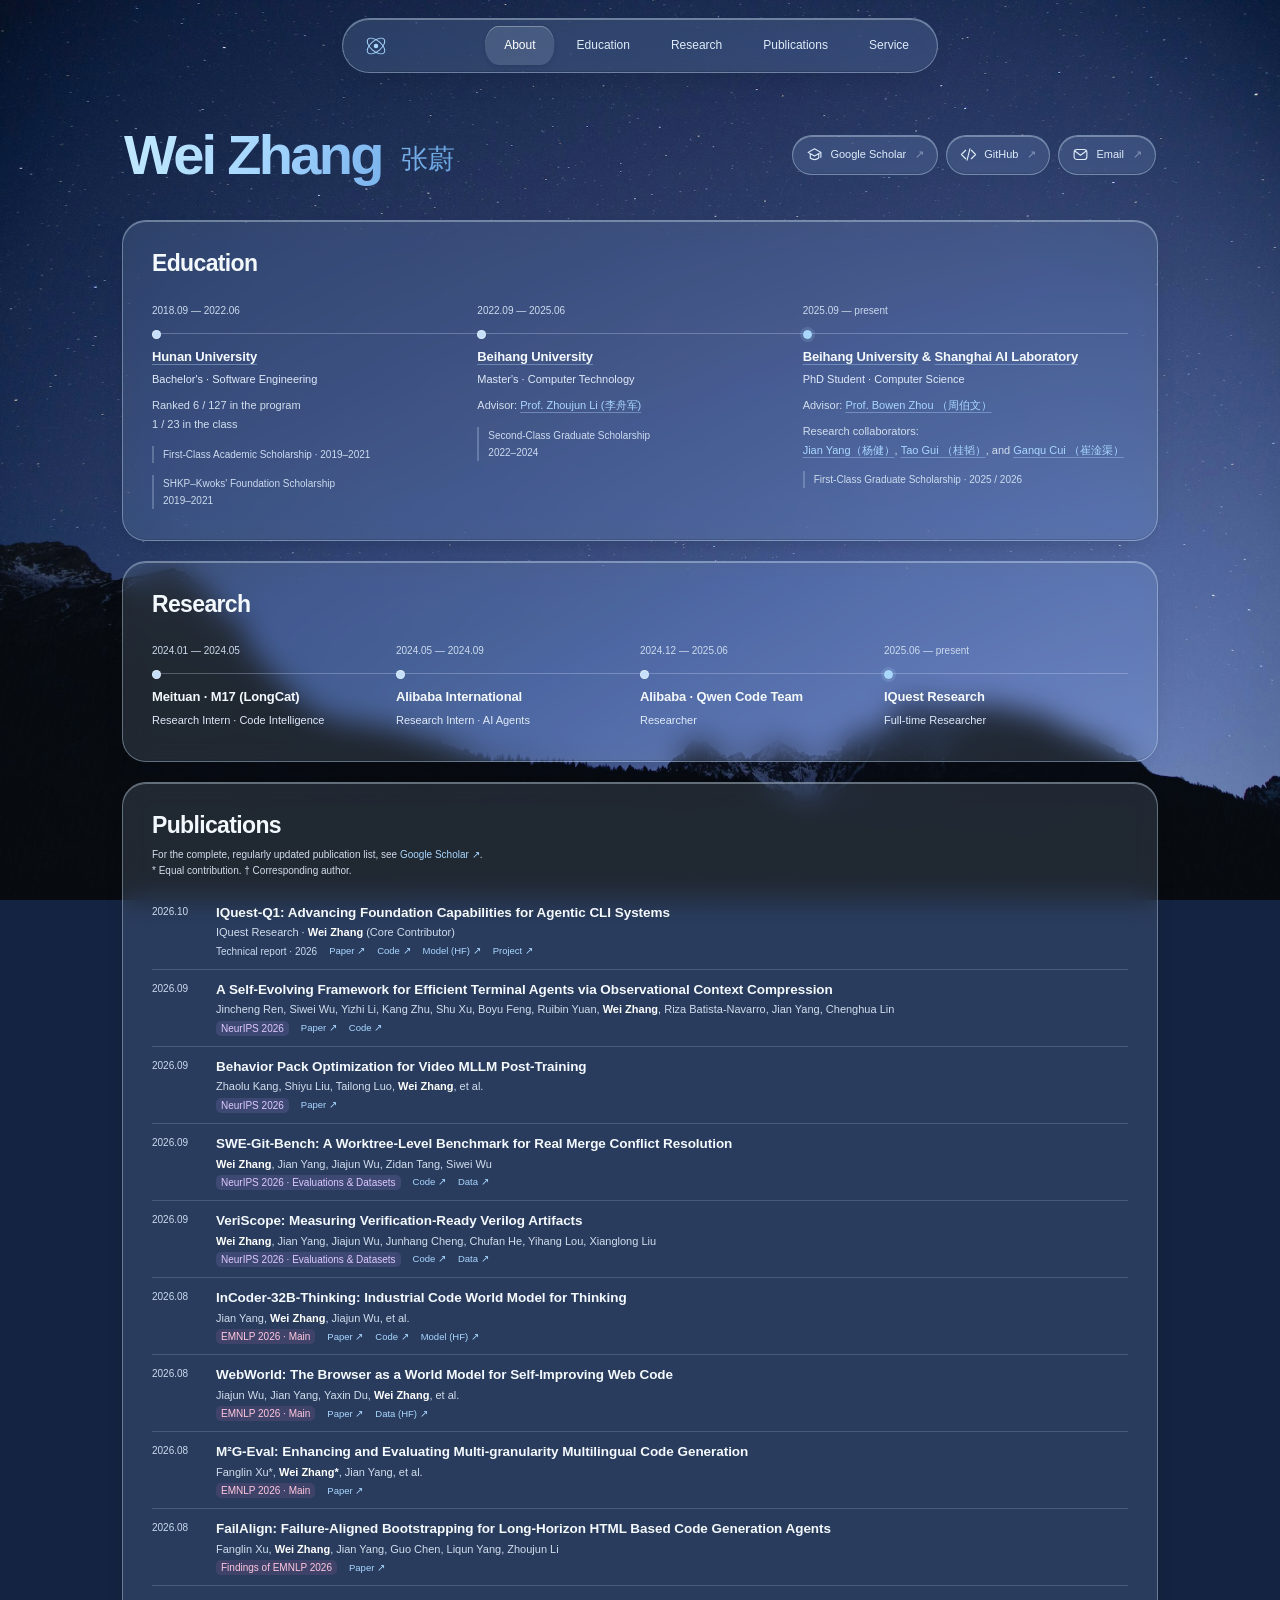
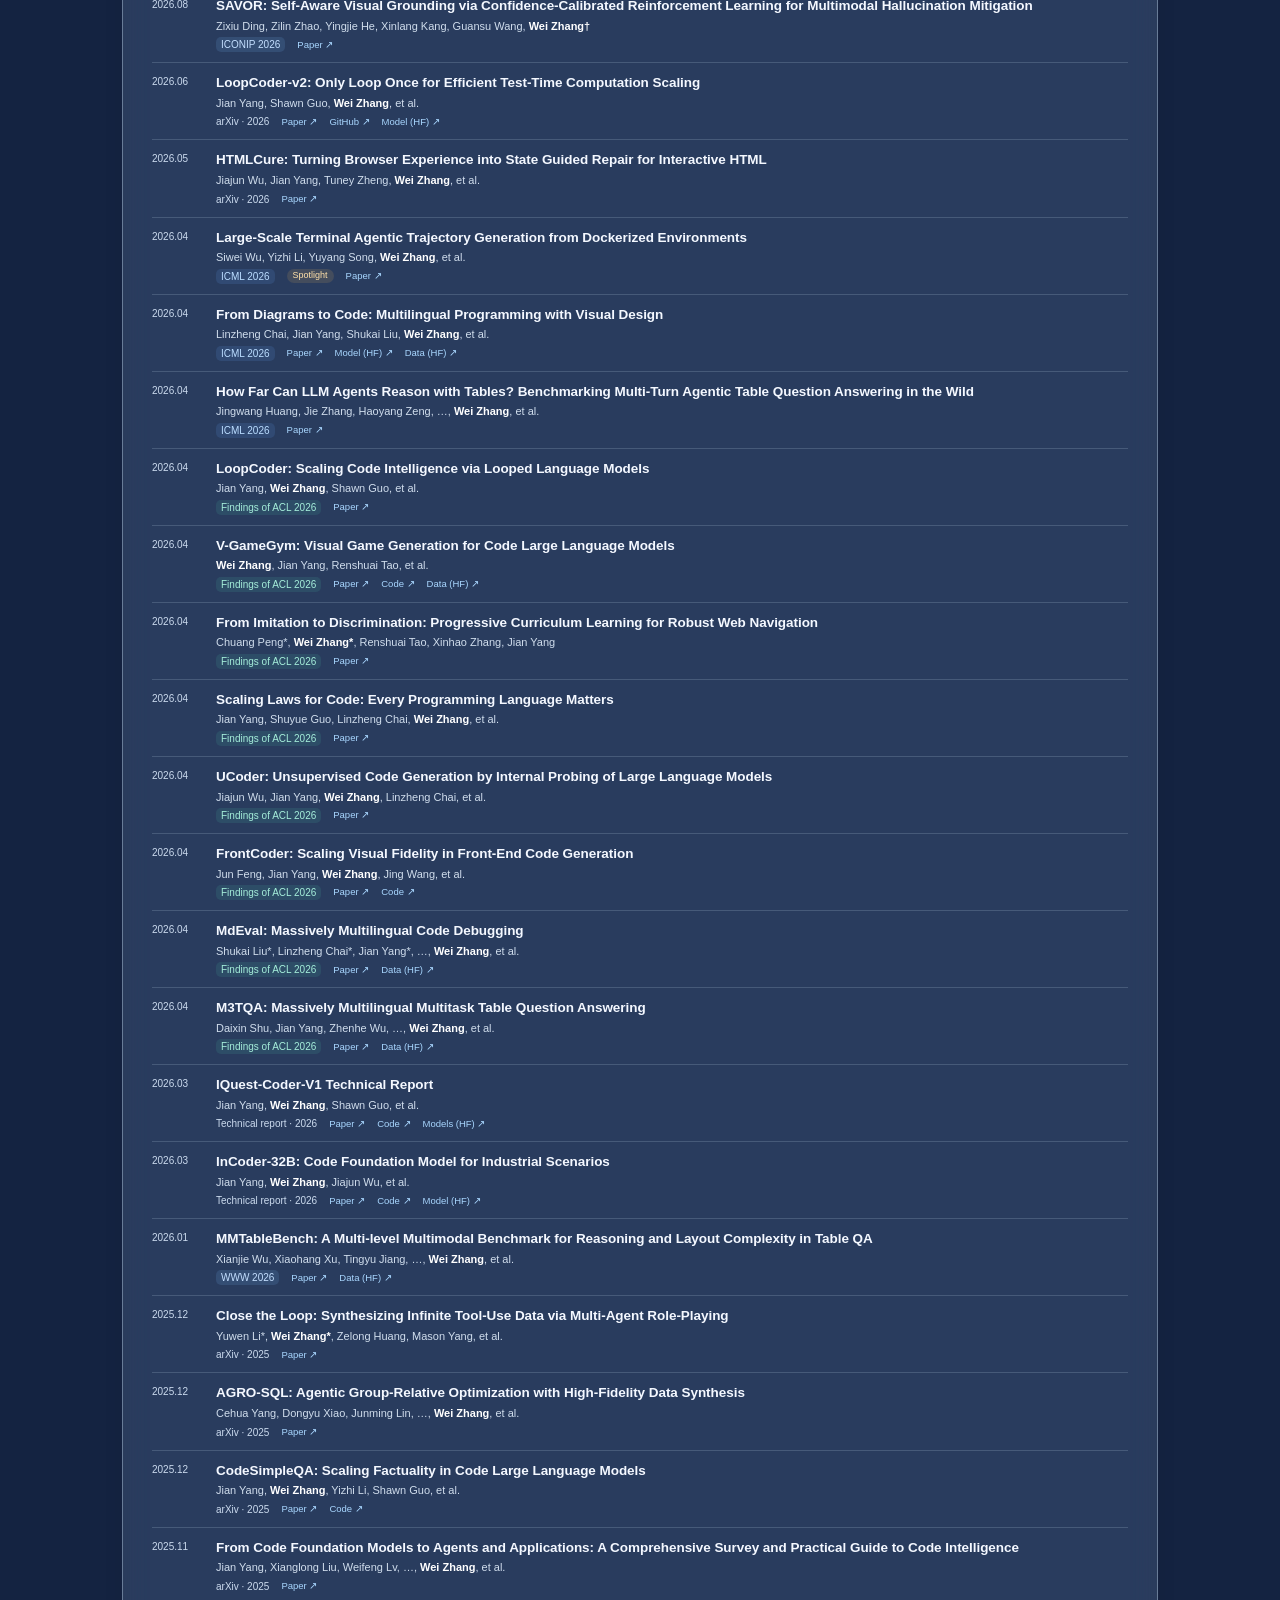
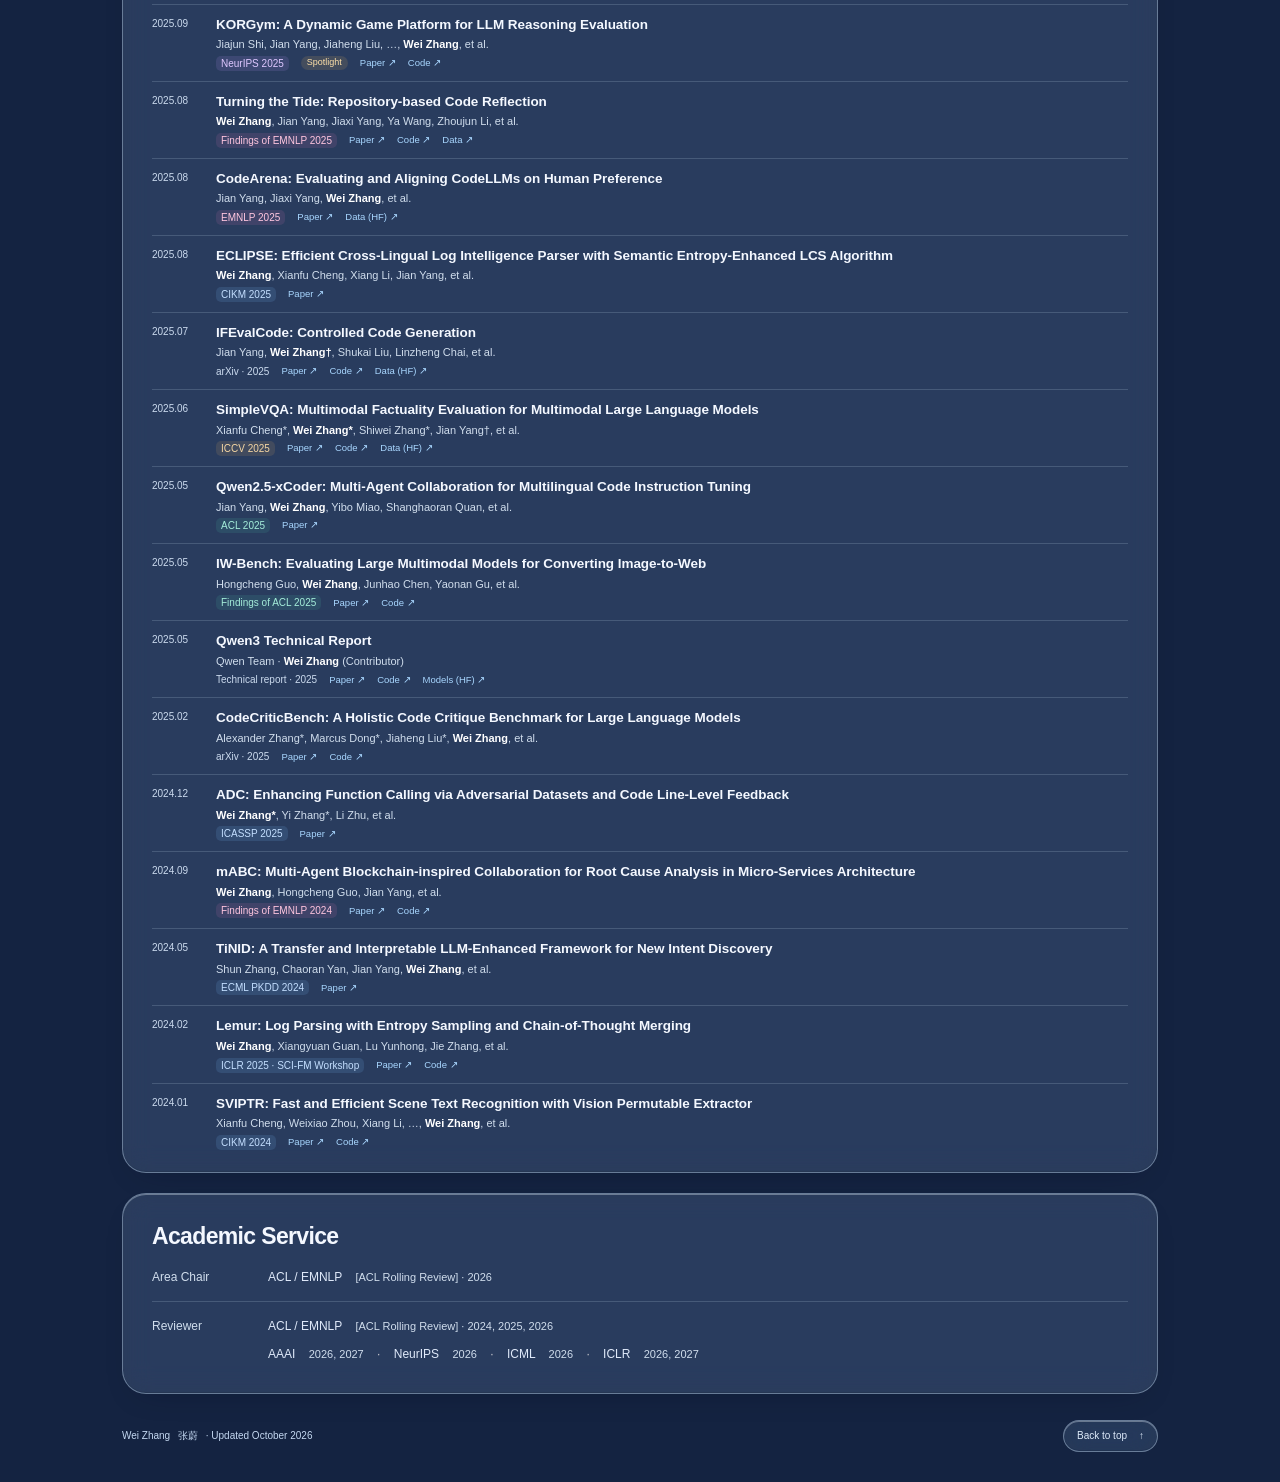
<file: index.html>
<!doctype html>
<html lang="en">
<head>
  <meta charset="utf-8"><meta name="viewport" content="width=device-width,initial-scale=1">
  <title>Wei Zhang</title>
  <meta name="description" content="Wei Zhang (张蔚), PhD student at Beihang University, jointly trained with Shanghai AI Laboratory, and full-time researcher at IQuest Research. Education, research experience, and publications.">
  <meta name="theme-color" content="#edf2fa">
  <link rel="icon" href="favicon.svg" type="image/svg+xml">
  <link rel="stylesheet" href="ios.css?v=thin-dock-glass-20261020"><script src="papers.js" defer></script><script src="interface.js?v=service-20261020" defer></script>
</head>
<body>
<div class="ambient" aria-hidden="true"><div class="ambient-blue"></div><div class="ambient-violet"></div><div class="ambient-mint"></div><div class="ambient-peach"></div></div>
<a class="skip-link" href="#main">Skip to content</a>
<header class="topbar"><div class="nav-wrap glass">
  <a class="wordmark" href="#" aria-label="Wei Zhang home"><svg viewBox="0 0 40 40" aria-hidden="true"><ellipse cx="20" cy="20" rx="14" ry="7" transform="rotate(-40 20 20)"/><ellipse cx="20" cy="20" rx="14" ry="7" transform="rotate(40 20 20)"/><circle cx="20" cy="20" r="3"/></svg></a>
  <nav aria-label="Main navigation"><span class="nav-lens" aria-hidden="true"></span><a href="#about" class="active" aria-current="location">About</a><a href="#education">Education</a><a href="#experience">Research</a><a href="#publications">Publications</a><a href="#service">Service</a></nav>
</div></header>
<main id="main">
<section class="intro" id="about">
  <div class="identity"><h1>Wei Zhang<span class="chinese" lang="zh">张蔚</span></h1>
    <div class="socials" aria-label="Find me online"><a class="social-chip glass" href="https://scholar.google.com/citations?user=ClFw-RkAAAAJ" target="_blank" rel="noopener"><svg viewBox="0 0 24 24" aria-hidden="true"><path d="m3 9 9-5 9 5-9 5-9-5Z M6 11v6c4 3 8 3 12 0v-6 M21 9v7"/></svg>Google Scholar<span class="outbound" aria-hidden="true">↗</span></a><a class="social-chip glass" href="https://github.com/zwpride" target="_blank" rel="noopener"><svg viewBox="0 0 24 24" aria-hidden="true"><path d="m8 6-6 6 6 6m8-12 6 6-6 6m-2-14-4 16"/></svg>GitHub<span class="outbound" aria-hidden="true">↗</span></a><a class="social-chip glass" href="mailto:zwpride@buaa.edu.cn"><svg viewBox="0 0 24 24" aria-hidden="true"><rect x="3" y="5" width="18" height="14" rx="4"/><path d="m4 7 8 6 8-6"/></svg>Email<span class="outbound" aria-hidden="true">↗</span></a></div>
  </div>
</section>
<section id="education" class="cv-section glass-panel glass">
  <div class="section-top"><h2>Education</h2></div>
  <p class="timeline-hint">Scroll to explore the timeline →</p>
  <div class="timeline-scroll" tabindex="0" role="region" aria-label="Education timeline, chronological order">
    <ol class="horizontal-timeline education-timeline">
      <li><time>2018.09 — 2022.06</time><h3><a href="https://www.hnu.edu.cn/" target="_blank" rel="noopener">Hunan University</a></h3><p class="timeline-role">Bachelor's · Software Engineering</p><p>Ranked 6 / 127 in the program<br>1 / 23 in the class</p><p class="honors">First-Class Academic Scholarship · 2019–2021</p><p class="honors">SHKP–Kwoks' Foundation Scholarship<br>2019–2021</p></li>
      <li><time>2022.09 — 2025.06</time><h3><a href="https://www.buaa.edu.cn/" target="_blank" rel="noopener">Beihang University</a></h3><p class="timeline-role">Master's · Computer Technology</p><p>Advisor: <a href="https://scholar.google.com/citations?user=e-4LoEcAAAAJ&amp;hl=zh-CN" target="_blank" rel="noopener">Prof. Zhoujun Li <span lang="zh">(李舟军)</span></a></p><p class="honors">Second-Class Graduate Scholarship<br>2022–2024</p></li>
      <li class="current"><time>2025.09 — present</time><h3><a href="https://www.buaa.edu.cn/" target="_blank" rel="noopener">Beihang University</a> &amp; <a href="https://www.shlab.org.cn/" target="_blank" rel="noopener">Shanghai AI Laboratory</a></h3><p class="timeline-role">PhD Student · Computer Science</p><p>Advisor: <a href="https://web.ee.tsinghua.edu.cn/zhoubowen/zh_CN/index.htm" target="_blank" rel="noopener">Prof. Bowen Zhou <span lang="zh">（周伯文）</span></a></p><p>Research collaborators:<br><a href="https://csjianyang.github.io/" target="_blank" rel="noopener">Jian Yang<span lang="zh">（杨健）</span></a>, <a href="https://guitaowufeng.github.io/" target="_blank" rel="noopener">Tao Gui <span lang="zh">（桂韬）</span></a>, and <a href="https://cgq15.github.io/" target="_blank" rel="noopener">Ganqu Cui <span lang="zh">（崔淦渠）</span></a></p><p class="honors">First-Class Graduate Scholarship · 2025 / 2026</p></li>
    </ol>
  </div>
</section>
<section id="experience" class="cv-section glass-panel glass">
  <div class="section-top"><h2>Research</h2></div>
  <p class="timeline-hint">Scroll to explore the timeline →</p>
  <div class="timeline-scroll" tabindex="0" role="region" aria-label="Research timeline, chronological order">
    <ol class="horizontal-timeline research-timeline">
      <li><time>2024.01 — 2024.05</time><h3>Meituan · M17 (LongCat)</h3><p class="timeline-role">Research Intern · Code Intelligence</p></li>
      <li><time>2024.05 — 2024.09</time><h3>Alibaba International</h3><p class="timeline-role">Research Intern · AI Agents</p></li>
      <li><time>2024.12 — 2025.06</time><h3>Alibaba · Qwen Code Team</h3><p class="timeline-role">Researcher</p></li>
      <li class="current"><time>2025.06 — present</time><h3>IQuest Research</h3><p class="timeline-role">Full-time Researcher</p></li>
    </ol>
  </div>
</section>
<section id="publications" class="publications glass-panel glass">
  <div class="section-top"><h2>Publications</h2></div>
  <p class="section-intro">For the complete, regularly updated publication list, see <a href="https://scholar.google.com/citations?user=ClFw-RkAAAAJ" target="_blank" rel="noopener">Google Scholar ↗</a>.<br>* Equal contribution. † Corresponding author.</p>
  <div id="paper-list"></div>
  <noscript><p>Please enable JavaScript to view the publication list.</p></noscript>
</section>
<section id="service" class="academic-service glass-panel glass">
  <div class="section-top"><h2>Academic Service</h2></div>
  <div class="service-row"><h3>Area Chair</h3><p>ACL / EMNLP <span class="service-cycle">[ACL Rolling Review] · 2026</span></p></div>
  <div class="service-row"><h3>Reviewer</h3><div>
    <p>ACL / EMNLP <span class="service-cycle">[ACL Rolling Review] · 2024, 2025, 2026</span></p>
    <p>AAAI <span class="service-cycle">2026, 2027</span> <span aria-hidden="true">·</span> NeurIPS <span class="service-cycle">2026</span> <span aria-hidden="true">·</span> ICML <span class="service-cycle">2026</span> <span aria-hidden="true">·</span> ICLR <span class="service-cycle">2026, 2027</span></p>
  </div></div>
</section>
</main>
<footer><span>Wei Zhang <span lang="zh">张蔚</span> · Updated October 2026</span><a class="back-top" href="#main">Back to top <span aria-hidden="true">↑</span></a></footer>
</body></html>
</file>
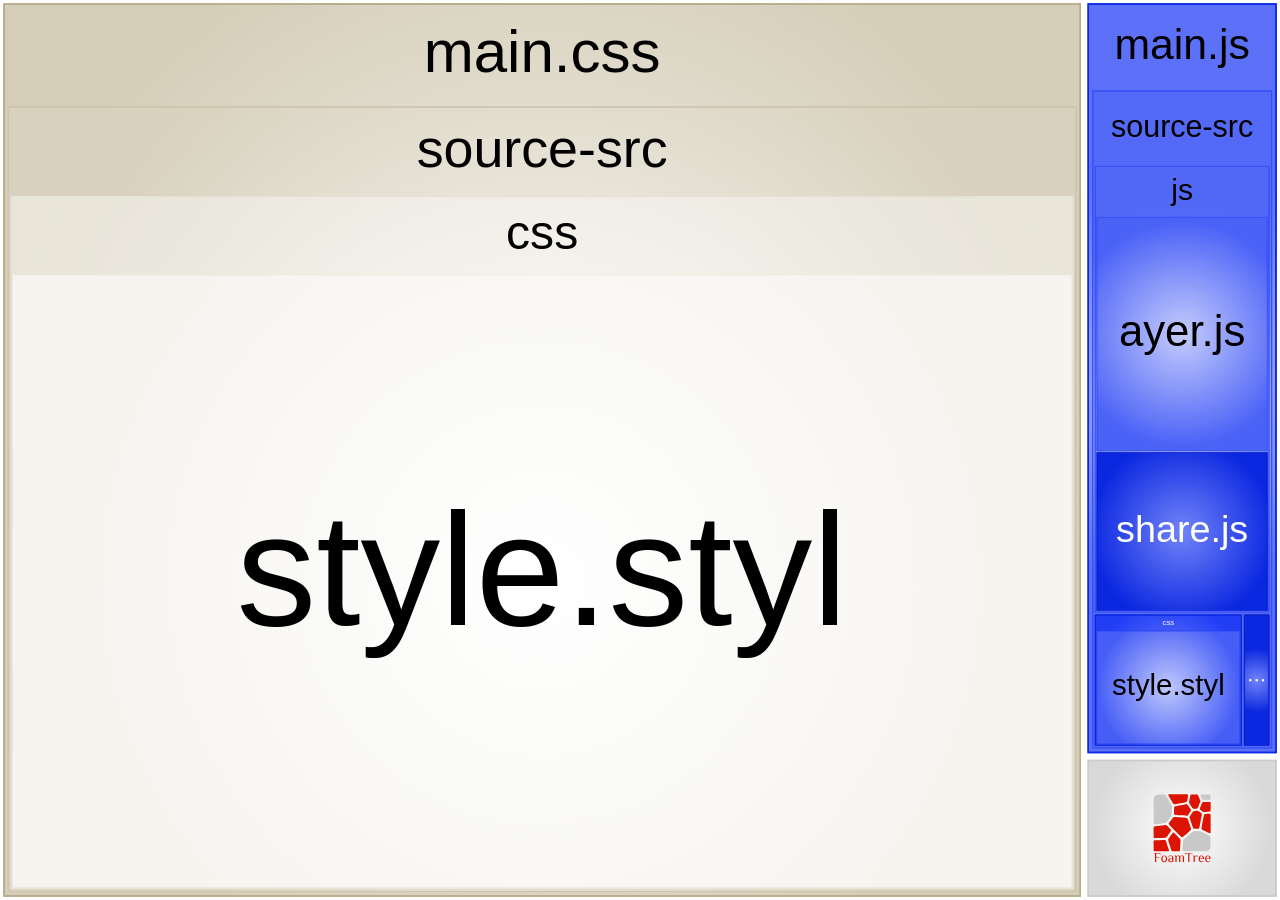
<file: dist/report.html>
<!DOCTYPE html>
  <html>
    <head>
      <title>FoamTree Quick Start</title>
      <meta charset="utf-8" />
    </head>
  
    <body>

      <div class="container">
        <div id="visualization"></div>
      </div>
      <div class="tooltip"></div>

      <style>body{ 
  margin: 0; 
  overflow: hidden;
  font-family: sans-serif;
}
.container{ 
  display: flex; 
  height: 100vh; 
}
#visualization{ 
  width: 100%; 
}
.tooltip {
    position: absolute;
    z-index: 1000;
    max-width: 320px;
    word-break: break-all;
    display: none;
    background: #ddd;
    opacity: 0.85;
    padding: 10px;
}
.tooltip em{
  display: inline-block;
  font-style: normal;
  font-weight: bold;
  margin-bottom: 10px;
}</style>
      <script>
        window.TREE_DATA = {"groups":[{"label":"main.js","path":".\\source\\dist\\main.js","weight":5567,"formattedSize":"5.44 KB","formattedGzipSize":"2.23 KB","formattedTime":"28.36s","isTooLarge":false,"groups":[{"label":"source-src","path":".\\source-src","groups":[{"label":"main.js","path":".\\source-src\\main.js","weight":198,"time":221,"formattedTime":"221ms","formattedSize":"198 B","isTooLarge":false},{"label":"css","path":".\\source-src\\css","groups":[{"label":"style.styl","path":".\\source-src\\css\\style.styl","weight":1073,"time":28110,"formattedTime":"28.11s","formattedSize":"1.05 KB","isTooLarge":false}],"weight":1073,"formattedTime":"28.11s","formattedSize":"1.05 KB"},{"label":"js","path":".\\source-src\\js","groups":[{"label":"ayer.js","path":".\\source-src\\js\\ayer.js","weight":2547,"time":455,"formattedTime":"455ms","formattedSize":"2.49 KB","isTooLarge":false},{"label":"share.js","path":".\\source-src\\js\\share.js","weight":1729,"time":491,"formattedTime":"491ms","formattedSize":"1.69 KB","isTooLarge":false}],"weight":4276,"formattedTime":"946ms","formattedSize":"4.18 KB"}],"weight":5547,"formattedTime":"29.28s","formattedSize":"5.42 KB"}]},{"label":"main.css","path":".\\source\\dist\\main.css","weight":36685,"formattedSize":"35.83 KB","formattedGzipSize":"8.04 KB","formattedTime":"28.13s","isTooLarge":false,"groups":[{"label":"source-src","path":".\\source-src","groups":[{"label":"css","path":".\\source-src\\css","groups":[{"label":"style.styl","path":".\\source-src\\css\\style.styl","weight":1073,"time":28110,"formattedTime":"28.11s","formattedSize":"1.05 KB","isTooLarge":false}],"weight":1073,"formattedTime":"28.11s","formattedSize":"1.05 KB"}],"weight":1073,"formattedTime":"28.11s","formattedSize":"1.05 KB"}]}]};
      </script>
      <script>/* eslint-disable */
/**
 * Carrot Search FoamTree HTML5 (demo variant)
 * v3.4.5, 4fa198d722d767b68d0409e88290ea6de98d1eaa/4fa198d7, build FOAMTREE-SOFTWARE4-DIST-39, Jul 26, 2017
 * 
 * Carrot Search confidential.
 * Copyright 2002-2017, Carrot Search s.c, All Rights Reserved.
 */
(function() {var v=function(){var a=window.navigator.userAgent,l;try{window.localStorage.setItem("ftap5caavc","ftap5caavc"),window.localStorage.removeItem("ftap5caavc"),l=!0}catch(k){l=!1}return{of:function(){return/webkit/i.test(a)},mf:function(){return/Mac/.test(a)},lf:function(){return/iPad|iPod|iPhone/.test(a)},hf:function(){return/Android/.test(a)},ii:function(){return"ontouchstart"in window||!!window.DocumentTouch&&document instanceof window.DocumentTouch},hi:function(){return l},gi:function(){var a=document.createElement("canvas");
return!(!a.getContext||!a.getContext("2d"))},Dd:function(a,d){return[].forEach&&v.gi()?a&&a():d&&d()}}}();var aa=function(){function a(){return window.performance&&(window.performance.now||window.performance.mozNow||window.performance.msNow||window.performance.oNow||window.performance.webkitNow)||Date.now}var l=a();return{create:function(){return{now:function(){var k=a();return function(){return k.call(window.performance)}}()}},now:function(){return l.call(window.performance)}}}();function da(){function a(){if(!c)throw"AF0";var a=aa.now();0!==g&&(k.Kd=a-g);g=a;d=d.filter(function(a){return null!==a});k.frames++;for(var e=0;e<d.length;e++){var b=d[e];null!==b&&(!0===b.ye.call(b.Yg)?d[e]=null:D.Sc(b.repeat)&&(b.repeat=b.repeat-1,0>=b.repeat&&(d[e]=null)))}d=d.filter(function(a){return null!==a});c=!1;l();a=aa.now()-a;0!==a&&(k.Jd=a);k.totalTime+=a;k.Oe=1E3*k.frames/k.totalTime;g=0===d.length?0:aa.now()}function l(){0<d.length&&!c&&(c=!0,f(a))}var k=this.rg={frames:0,totalTime:0,
Jd:0,Kd:0,Oe:0};fa=k;var f=function(){return v.lf()?function(a){window.setTimeout(a,0)}:window.requestAnimationFrame||window.webkitRequestAnimationFrame||window.mozRequestAnimationFrame||window.oRequestAnimationFrame||window.msRequestAnimationFrame||function(){var a=aa.create();return function(e){var b=0;window.setTimeout(function(){var d=a.now();e();b=a.now()-d},16>b?16-b:0)}}()}(),d=[],c=!1,g=0;this.repeat=function(a,e,b){this.cancel(a);d.push({ye:a,Yg:b,repeat:e});l()};this.d=function(a,e){this.repeat(a,
1,e)};this.cancel=function(a){for(var e=0;e<d.length;e++){var b=d[e];null!==b&&b.ye===a&&(d[e]=null)}};this.k=function(){d=[]}}var fa;var ga=v.Dd(function(){function a(){this.buffer=[];this.oa=0;this.Gc=D.extend({},g)}function l(a){return function(){var e,b=this.buffer,d=this.oa;b[d++]="call";b[d++]=a;b[d++]=arguments.length;for(e=0;e<arguments.length;e++)b[d++]=arguments[e];this.oa=d}}function k(a){return function(){return d[a].apply(d,arguments)}}var f=document.createElement("canvas");f.width=1;f.height=1;var d=f.getContext("2d"),f=["font"],c="fillStyle globalAlpha globalCompositeOperation lineCap lineDashOffset lineJoin lineWidth miterLimit shadowBlur shadowColor shadowOffsetX shadowOffsetY strokeStyle textAlign textBaseline".split(" "),
g={};c.concat(f).forEach(function(a){g[a]=d[a]});a.prototype.clear=function(){this.oa=0};a.prototype.Na=function(){return 0===this.oa};a.prototype.Ta=function(a){function e(a,b,e){for(var d=0,c=a.oa,f=a.buffer;d<e;)f[c++]=b[d++];a.oa=c}function b(a,b,e,d){for(var c=0;c<e;)switch(b[c++]){case "set":a[b[c++]]=b[c++];break;case "setGlobalAlpha":a[b[c++]]=b[c++]*d;break;case "call":var f=b[c++];switch(b[c++]){case 0:a[f]();break;case 1:a[f](b[c++]);break;case 2:a[f](b[c++],b[c++]);break;case 3:a[f](b[c++],
b[c++],b[c++]);break;case 4:a[f](b[c++],b[c++],b[c++],b[c++]);break;case 5:a[f](b[c++],b[c++],b[c++],b[c++],b[c++]);break;case 6:a[f](b[c++],b[c++],b[c++],b[c++],b[c++],b[c++]);break;case 7:a[f](b[c++],b[c++],b[c++],b[c++],b[c++],b[c++],b[c++]);break;case 8:a[f](b[c++],b[c++],b[c++],b[c++],b[c++],b[c++],b[c++],b[c++]);break;case 9:a[f](b[c++],b[c++],b[c++],b[c++],b[c++],b[c++],b[c++],b[c++],b[c++]);break;default:throw"CB0";}}}a instanceof ga?e(a,this.buffer,this.oa):b(a,this.buffer,this.oa,D.B(a.globalAlpha,
1))};a.prototype.replay=a.prototype.Ta;a.prototype.d=function(){return new a};a.prototype.scratch=a.prototype.d;"arc arcTo beginPath bezierCurveTo clearRect clip closePath drawImage fill fillRect fillText lineTo moveTo putImageData quadraticCurveTo rect rotate scale setLineDash setTransform stroke strokeRect strokeText transform translate".split(" ").forEach(function(c){a.prototype[c]=l(c)});["measureText","createLinearGradient","createRadialGradient","createPattern","getLineDash"].forEach(function(c){a.prototype[c]=
k(c)});["save","restore"].forEach(function(c){a.prototype[c]=function(a,b){return function(){a.apply(this,arguments);b.apply(this,arguments)}}(l(c),k(c))});f.forEach(function(c){Object.defineProperty(a.prototype,c,{set:function(a){d[c]=a;this.Gc[c]=a;var b=this.buffer;b[this.oa++]="set";b[this.oa++]=c;b[this.oa++]=a},get:function(){return this.Gc[c]}})});c.forEach(function(c){Object.defineProperty(a.prototype,c,{set:function(a){this.Gc[c]=a;var b=this.buffer;b[this.oa++]="globalAlpha"===c?"setGlobalAlpha":
"set";b[this.oa++]=c;b[this.oa++]=a},get:function(){return this.Gc[c]}})});a.prototype.roundRect=function(a,c,b,d,f){this.beginPath();this.moveTo(a+f,c);this.lineTo(a+b-f,c);this.quadraticCurveTo(a+b,c,a+b,c+f);this.lineTo(a+b,c+d-f);this.quadraticCurveTo(a+b,c+d,a+b-f,c+d);this.lineTo(a+f,c+d);this.quadraticCurveTo(a,c+d,a,c+d-f);this.lineTo(a,c+f);this.quadraticCurveTo(a,c,a+f,c);this.closePath()};a.prototype.fillPolygonWithText=function(a,c,b,d,f){f||(f={});var k={sb:D.B(f.maxFontSize,G.Ea.sb),
Zc:D.B(f.minFontSize,G.Ea.Zc),lineHeight:D.B(f.lineHeight,G.Ea.lineHeight),pb:D.B(f.horizontalPadding,G.Ea.pb),eb:D.B(f.verticalPadding,G.Ea.eb),tb:D.B(f.maxTotalTextHeight,G.Ea.tb),fontFamily:D.B(f.fontFamily,G.Ea.fontFamily),fontStyle:D.B(f.fontStyle,G.Ea.fontStyle),fontVariant:D.B(f.fontVariant,G.Ea.fontVariant),fontWeight:D.B(f.fontWeight,G.Ea.fontWeight),verticalAlign:D.B(f.verticalAlign,G.Ea.verticalAlign)},g=f.cache;if(g&&D.Q(f,"area")){g.jd||(g.jd=new ga);var r=f.area,s=D.B(f.cacheInvalidationThreshold,
0.05);a=G.xe(k,this,d,a,M.q(a,{}),{x:c,y:b},f.allowForcedSplit||!1,f.allowEllipsis||!1,g,r,s,f.invalidateCache)}else a=G.Le(k,this,d,a,M.q(a,{}),{x:c,y:b},f.allowForcedSplit||!1,f.allowEllipsis||!1);return a.la?{fit:!0,lineCount:a.mc,fontSize:a.fontSize,box:{x:a.da.x,y:a.da.y,w:a.da.f,h:a.da.i},ellipsis:a.ec}:{fit:!1}};return a});var ha=v.Dd(function(){function a(a){this.O=a;this.d=[];this.Ib=[void 0];this.Nc=["#SIZE#px sans-serif"];this.Ld=[0];this.Md=[1];this.ie=[0];this.je=[0];this.ke=[0];this.Qd=[10];this.hc=[10];this.Sb=[this.Ib,this.Nc,this.hc,this.Ld,this.Md,this.ie,this.Qd,this.je,this.ke];this.ga=[1,0,0,1,0,0]}function l(a){var c=a.O,d=a.Sb[0].length-1;a.Ib[d]&&(c.setLineDash(a.Ib[d]),c.Tj=a.Ld[d]);c.miterLimit=a.Qd[d];c.lineWidth=a.Md[d];c.shadowBlur=a.ie[d];c.shadowOffsetX=a.je[d];c.shadowOffsetY=a.ke[d];c.font=
a.Nc[d].replace("#SIZE#",a.hc[d].toString())}function k(a){return function(){return this.O[a].apply(this.O,arguments)}}function f(a){return function(d,e){var f=this.ga;return this.O[a].call(this.O,c(d,e,f),g(d,e,f))}}function d(a){return function(d,e,f,k){var r=this.ga;return this.O[a].call(this.O,c(d,e,r),g(d,e,r),f*r[0],k*r[3])}}function c(a,c,d){return a*d[0]+c*d[2]+d[4]}function g(a,c,d){return a*d[1]+c*d[3]+d[5]}function m(a,c){for(var d=0;d<a.length;d++)a[d]*=c[0];return a}a.prototype.save=
function(){this.d.push(this.ga.slice(0));for(var a=0;a<this.Sb.length;a++){var c=this.Sb[a];c.push(c[c.length-1])}this.O.save()};a.prototype.restore=function(){this.ga=this.d.pop();for(var a=0;a<this.Sb.length;a++)this.Sb[a].pop();this.O.restore();l(this)};a.prototype.scale=function(a,c){var d=this.ga;d[0]*=a;d[1]*=a;d[2]*=c;d[3]*=c;var d=this.ga,e=this.Sb,f=e[0].length-1,k=this.Ib[f];k&&m(k,d);for(k=2;k<e.length;k++){var g=e[k];g[f]*=d[0]}l(this)};a.prototype.translate=function(a,c){var d=this.ga;
d[4]+=d[0]*a+d[2]*c;d[5]+=d[1]*a+d[3]*c};["moveTo","lineTo"].forEach(function(b){a.prototype[b]=f(b)});["clearRect","fillRect","strokeRect","rect"].forEach(function(b){a.prototype[b]=d(b)});"fill stroke beginPath closePath clip createImageData createPattern getImageData putImageData getLineDash setLineDash".split(" ").forEach(function(b){a.prototype[b]=k(b)});[{vb:"lineDashOffset",zb:function(a){return a.Ld}},{vb:"lineWidth",zb:function(a){return a.Md}},{vb:"miterLimit",zb:function(a){return a.Qd}},
{vb:"shadowBlur",zb:function(a){return a.ie}},{vb:"shadowOffsetX",zb:function(a){return a.je}},{vb:"shadowOffsetY",zb:function(a){return a.ke}}].forEach(function(b){Object.defineProperty(a.prototype,b.vb,{set:function(a){var c=b.zb(this);a*=this.ga[0];c[c.length-1]=a;this.O[b.vb]=a}})});var e=/(\d+(?:\.\d+)?)px/;Object.defineProperty(a.prototype,"font",{set:function(a){var c=e.exec(a);if(1<c.length){var d=this.hc.length-1;this.hc[d]=parseFloat(c[1]);this.Nc[d]=a.replace(e,"#SIZE#px");this.O.font=
this.Nc[d].replace("#SIZE#",(this.hc[d]*this.ga[0]).toString())}}});"fillStyle globalAlpha globalCompositeOperation lineCap lineJoin shadowColor strokeStyle textAlign textBaseline".split(" ").forEach(function(b){Object.defineProperty(a.prototype,b,{set:function(a){this.O[b]=a}})});a.prototype.arc=function(a,d,e,f,k,r){var s=this.ga;this.O.arc(c(a,d,s),g(a,d,s),e*s[0],f,k,r)};a.prototype.arcTo=function(a,d,e,f,k){var r=this.ga;this.O.arc(c(a,d,r),g(a,d,r),c(e,f,r),g(e,f,r),k*r[0])};a.prototype.bezierCurveTo=
function(a,d,e,f,k,r){var s=this.ga;this.O.bezierCurveTo(c(a,d,s),g(a,d,s),c(e,f,s),g(e,f,s),c(k,r,s),g(k,r,s))};a.prototype.drawImage=function(a,d,e,f,k,r,s,m,l){function y(d,e,f,k){A.push(c(d,e,x));A.push(g(d,e,x));f=D.V(f)?a.width:f;k=D.V(k)?a.height:k;A.push(f*x[0]);A.push(k*x[3])}var x=this.ga,A=[a];D.V(r)?y(d,e,f,k):y(r,s,m,l);this.O.drawImage.apply(this.O,A)};a.prototype.quadraticCurveTo=function(a,d,e,f){var k=this.ga;this.O.quadraticCurveTo(c(a,d,k),g(a,d,k),c(e,f,k),g(e,f,k))};a.prototype.fillText=
function(a,d,e,f){var k=this.ga;this.O.fillText(a,c(d,e,k),g(d,e,k),D.Sc(f)?f*k[0]:1E20)};a.prototype.setLineDash=function(a){a=m(a.slice(0),this.ga);this.Ib[this.Ib.length-1]=a;this.O.setLineDash(a)};return a});var ja=function(){var a=!v.of()||v.lf()||v.hf()?1:7;return{eh:function(){function l(a){a.beginPath();ia.le(a,m)}var k=document.createElement("canvas");k.width=800;k.height=600;var f=k.getContext("2d"),d=k.width,k=k.height,c,g=0,m=[{x:0,y:100}];for(c=1;6>=c;c++)g=2*c*Math.PI/6,m.push({x:0+100*Math.sin(g),y:0+100*Math.cos(g)});c={polygonPlainFill:[l,function(a){a.fillStyle="rgb(255, 0, 0)";a.fill()}],polygonPlainStroke:[l,function(a){a.strokeStyle="rgb(128, 0, 0)";a.lineWidth=2;a.closePath();a.stroke()}],
polygonGradientFill:[l,function(a){var b=a.createRadialGradient(0,0,10,0,0,60);b.addColorStop(0,"rgb(255, 0, 0)");b.addColorStop(1,"rgb(255, 255, 0)");a.fillStyle=b;a.fill()}],polygonGradientStroke:[l,function(a){var b=a.createLinearGradient(-100,-100,100,100);b.addColorStop(0,"rgb(224, 0, 0)");b.addColorStop(1,"rgb(32, 0, 0)");a.strokeStyle=b;a.lineWidth=2;a.closePath();a.stroke()}],polygonExposureShadow:[l,function(a){a.shadowBlur=50;a.shadowColor="rgba(0, 0, 0, 1)";a.fillStyle="rgba(0, 0, 0, 1)";
a.globalCompositeOperation="source-over";a.fill();a.shadowBlur=0;a.shadowColor="transparent";a.globalCompositeOperation="destination-out";a.fill()}],labelPlainFill:[function(a){a.fillStyle="#000";a.font="24px sans-serif";a.textAlign="center"},function(a){a.fillText("Some text",0,-16);a.fillText("for testing purposes",0,16)}]};var g=100/Object.keys(c).length,e=aa.now(),b={},h;for(h in c){var n=c[h],q=aa.now(),p,r=0;do{f.save();f.translate(Math.random()*d,Math.random()*k);p=3*Math.random()+0.5;f.scale(p,
p);for(p=0;p<n.length;p++)n[p](f);f.restore();r++;p=aa.now()}while(p-q<g);b[h]=a*(p-q)/r}b.total=aa.now()-e;return b}}}();var ia={le:function(a,l){var k=l[0];a.moveTo(k.x,k.y);for(var f=l.length-1;0<f;f--)k=l[f],a.lineTo(k.x,k.y)},rj:function(a,l,k,f){var d,c,g,m=[],e=0,b=l.length;for(g=0;g<b;g++)d=l[g],c=l[(g+1)%b],d=M.d(d,c),d=Math.sqrt(d),m.push(d),e+=d;k=f*(k+0.5*f*e/b);var h,n;f={};var e={},q={},p=0;for(g=0;g<b;g++)d=l[g],c=l[(g+1)%b],h=l[(g+2)%b],n=m[(g+1)%b],n=Math.min(0.5,k/n),M.Aa(1-n,c,h,e),M.Aa(n,c,h,q),p++,0==g&&(h=Math.min(0.5,k/m[0]),M.Aa(h,d,c,f),p++,a.moveTo(f.x,f.y)),a.quadraticCurveTo(c.x,c.y,e.x,e.y),
a.lineTo(q.x,q.y);return!0}};function ka(a){function l(a){h[a].style.opacity=q*n[a]}function k(a){a.width=Math.round(c*a.n);a.height=Math.round(g*a.n)}function f(){return/relative|absolute|fixed/.test(window.getComputedStyle(d,null).getPropertyValue("position"))}var d,c,g,m,e,b=[],h={},n={},q=0;this.H=function(b){d=b;f()||(d.style.position="relative");0!=d.clientWidth&&0!=d.clientHeight||na.Pa("element has zero dimensions: "+d.clientWidth+" x "+d.clientHeight+".");d.innerHTML="";c=d.clientWidth;g=d.clientHeight;m=0!==c?c:void 0;
e=0!==g?g:void 0;"embedded"===d.getAttribute("data-foamtree")&&na.Pa("visualization already embedded in the element.");d.setAttribute("data-foamtree","embedded");a.c.p("stage:initialized",this,d,c,g)};this.lb=function(){d.removeAttribute("data-foamtree");b=[];h={};a.c.p("stage:disposed",this,d)};this.k=function(){f()||(d.style.position="relative");c=d.clientWidth;g=d.clientHeight;if(0!==c&&0!==g&&(c!==m||g!==e)){for(var h=b.length-1;0<=h;h--)k(b[h]);a.c.p("stage:resized",m,e,c,g);m=c;e=g}};this.fj=
function(a,b){a.n=b;k(a)};this.oc=function(c,e,f){var g=document.createElement("canvas");g.setAttribute("style","position: absolute; top: 0; bottom: 0; left: 0; right: 0; width: 100%; height: 100%; -webkit-touch-callout: none; -webkit-user-select: none; -moz-user-select: none; -ms-user-select: none; user-select: none;");g.n=e;k(g);b.push(g);h[c]=g;n[c]=1;l(c);f||d.appendChild(g);a.c.p("stage:newLayer",c,g);return g};this.kc=function(a,b){D.V(b)||(n[a]=b,l(a));return n[a]};this.d=function(a){D.V(a)||
(q=a,D.Ga(h,function(a,b){l(b)}));return q}};function oa(a){function l(a,b,e){y=!0;q.x=0;q.y=0;p.x=0;p.y=0;d=h;c.x=n.x;c.y=n.y;b();g*=a;m=e?g/d:a;m=Math.max(0.25/d,m);return!0}function k(a,b){b.x=a.x/h+n.x;b.y=a.y/h+n.y;return b}function f(a,b,c,d,e,f,k,h,g){var s=(a-c)*(f-h)-(b-d)*(e-k);if(1E-5>Math.abs(s))return!1;g.x=((a*d-b*c)*(e-k)-(a-c)*(e*h-f*k))/s;g.y=((a*d-b*c)*(f-h)-(b-d)*(e*h-f*k))/s;return!0}var d=1,c={x:0,y:0},g=1,m=1,e=1,b={x:0,y:0},h=1,n={x:0,y:0},q={x:0,y:0},p={x:0,y:0},r,s,w={x:0,y:0,f:0,i:0},t={x:0,y:0,f:0,i:0,scale:1},y=!0;
a.c.j("stage:initialized",function(a,b,c,d){r=c;s=d;w.x=0;w.y=0;w.f=c;w.i=d;t.x=0;t.y=0;t.f=c;t.i=d;t.scale=1});a.c.j("stage:resized",function(a,d,e,f){function k(a){a.x*=g;a.y*=m}function h(a){k(a);a.f*=g;a.i*=m}r=e;s=f;var g=e/a,m=f/d;k(c);k(n);k(b);k(q);k(p);h(w);h(t)});this.Yb=function(a,d){return l(d,function(){k(a,b)},!0)};this.Y=function(a,d){if(1===Math.round(1E4*d)/1E4){var c=w.x-n.x,e=w.y-n.y;l(1,function(){},!0);return this.d(-c,-e)}return l(d,function(){for(var d=!1;!d;)var d=Math.random(),
c=Math.random(),e=Math.random(),k=Math.random(),d=f(a.x+d*a.f,a.y+c*a.i,w.x+d*w.f,w.y+c*w.i,a.x+e*a.f,a.y+k*a.i,w.x+e*w.f,w.y+k*w.i,b)},!0)};this.sc=function(a,d){var c,e,k,g;c=a.f/a.i;e=r/s;c<e?(k=a.i*e,g=a.i,c=a.x-0.5*(k-a.f),e=a.y):c>e?(k=a.f,g=a.f*s/r,c=a.x,e=a.y-0.5*(g-a.i)):(c=a.x,e=a.y,k=a.f,g=a.i);c-=k*d;e-=g*d;k*=1+2*d;if(f(c,e,n.x,n.y,c+k,e,n.x+r/h,n.y,b))return l(r/h/k,D.ta,!1);y=!1;return this.d(h*(n.x-c),h*(n.y-e))};this.d=function(a,b){var c=Math.round(1E4*a)/1E4,d=Math.round(1E4*b)/
1E4;p.x+=c/h;p.y+=d/h;return 0!==c||0!==d};this.reset=function(a){a&&this.content(0,0,r,s);return this.Y({x:w.x+n.x,y:w.y+n.y,f:w.f/h,i:w.i/h},e/g)};this.Qb=function(a){e=Math.min(1,Math.round(1E4*(a||g))/1E4)};this.k=function(){return n.x<w.x?(w.x-n.x)*h:n.x+r/h>w.x+w.f?-(n.x+r/h-w.x-w.f)*h:0};this.A=function(){return n.y<w.y?(w.y-n.y)*h:n.y+s/h>w.y+w.i?-(n.y+s/h-w.y-w.i)*h:0};this.update=function(a){var e=Math.abs(Math.log(m));6>e?e=2:(e/=4,e+=3*e*(1<m?a:1-a));e=1<m?Math.pow(a,e):1-Math.pow(1-a,
e);e=(y?e:1)*(m-1)+1;h=d*e;n.x=b.x-(b.x-c.x)/e;n.y=b.y-(b.y-c.y)/e;n.x-=q.x*(1-a)+p.x*a;n.y-=q.y*(1-a)+p.y*a;1===a&&(q.x=p.x,q.y=p.y);t.x=n.x;t.y=n.y;t.f=r/h;t.i=s/h;t.scale=h};this.S=function(a){a.x=t.x;a.y=t.y;a.scale=t.scale;return a};this.absolute=function(a,b){return k(a,b||{})};this.nd=function(a,b){var c=b||{};c.x=(a.x-n.x)*h;c.y=(a.y-n.y)*h;return c};this.Hc=function(a){return this.scale()<e/a};this.Rd=function(){return D.Fd(h,1)};this.scale=function(){return Math.round(1E4*h)/1E4};this.content=
function(a,b,c,d){w.x=a;w.y=b;w.f=c;w.i=d};this.Jc=function(a,b){var c;for(c=a.length-1;0<=c;c--){var d=a[c];d.save();d.scale(h,h);d.translate(-n.x,-n.y)}b(t);for(c=a.length-1;0<=c;c--)d=a[c],d.restore()}};var S=new function(){function a(a){if("hsl"==a.model||"hsla"==a.model)return a;var f=a.r/=255,d=a.g/=255,c=a.b/=255,g=Math.max(f,d,c),m=Math.min(f,d,c),e,b=(g+m)/2;if(g==m)e=m=0;else{var h=g-m,m=0.5<b?h/(2-g-m):h/(g+m);switch(g){case f:e=(d-c)/h+(d<c?6:0);break;case d:e=(c-f)/h+2;break;case c:e=(f-d)/h+4}e/=6}a.h=360*e;a.s=100*m;a.l=100*b;a.model="hsl";return a}var l={h:0,s:0,l:0,a:1,model:"hsla"};this.Ba=function(k){return D.Tc(k)?a(S.Hg(k)):D.jc(k)?a(k):l};this.Hg=function(a){var f;return(f=/rgba\(\s*([^,\s]+)\s*,\s*([^,\s]+)\s*,\s*([^,\s]+)\s*,\s*([^,\s]+)\s*\)/.exec(a))&&
5==f.length?{r:parseFloat(f[1]),g:parseFloat(f[2]),b:parseFloat(f[3]),a:parseFloat(f[4]),model:"rgba"}:(f=/hsla\(\s*([^,\s]+)\s*,\s*([^,%\s]+)%\s*,\s*([^,\s%]+)%\s*,\s*([^,\s]+)\s*\)/.exec(a))&&5==f.length?{h:parseFloat(f[1]),s:parseFloat(f[2]),l:parseFloat(f[3]),a:parseFloat(f[4]),model:"hsla"}:(f=/rgb\(\s*([^,\s]+)\s*,\s*([^,\s]+)\s*,\s*([^,\s]+)\s*\)/.exec(a))&&4==f.length?{r:parseFloat(f[1]),g:parseFloat(f[2]),b:parseFloat(f[3]),a:1,model:"rgb"}:(f=/hsl\(\s*([^,\s]+)\s*,\s*([^,\s%]+)%\s*,\s*([^,\s%]+)%\s*\)/.exec(a))&&
4==f.length?{h:parseFloat(f[1]),s:parseFloat(f[2]),l:parseFloat(f[3]),a:1,model:"hsl"}:(f=/#([0-9a-fA-F]{2})([0-9a-fA-F]{2})([0-9a-fA-F]{2})/.exec(a))&&4==f.length?{r:parseInt(f[1],16),g:parseInt(f[2],16),b:parseInt(f[3],16),a:1,model:"rgb"}:(f=/#([0-9a-fA-F])([0-9a-fA-F])([0-9a-fA-F])/.exec(a))&&4==f.length?{r:17*parseInt(f[1],16),g:17*parseInt(f[2],16),b:17*parseInt(f[3],16),a:1,model:"rgb"}:l};this.Cg=function(a){function f(a,b,c){0>c&&(c+=1);1<c&&(c-=1);return c<1/6?a+6*(b-a)*c:0.5>c?b:c<2/3?
a+(b-a)*(2/3-c)*6:a}if("rgb"==a.model||"rgba"==a.model)return Math.sqrt(a.r*a.r*0.241+a.g*a.g*0.691+a.b*a.b*0.068)/255;var d,c;d=a.l/100;var g=a.s/100;c=a.h/360;if(0==a.Wj)d=a=c=d;else{var g=0.5>d?d*(1+g):d+g-d*g,m=2*d-g;d=f(m,g,c+1/3);a=f(m,g,c);c=f(m,g,c-1/3)}return Math.sqrt(65025*d*d*0.241+65025*a*a*0.691+65025*c*c*0.068)/255};this.Ng=function(a){if(D.Tc(a))return a;if(D.jc(a))switch(a.model){case "hsla":return S.Ig(a);case "hsl":return S.Ac(a);case "rgba":return S.Lg(a);case "rgb":return S.Kg(a);
default:return"#000"}else return"#000"};this.Lg=function(a){return"rgba("+(0.5+a.r|0)+","+(0.5+a.g|0)+","+(0.5+a.b|0)+","+a.a+")"};this.Kg=function(a){return"rgba("+(0.5+a.r|0)+","+(0.5+a.g|0)+","+(0.5+a.b|0)+")"};this.Ig=function(a){return"hsla("+(0.5+a.h|0)+","+(0.5+a.s|0)+"%,"+(0.5+a.l|0)+"%,"+a.a+")"};this.Ac=function(a){return"hsl("+(0.5+a.h|0)+","+(0.5+a.s|0)+"%,"+(0.5+a.l|0)+"%)"};this.Y=function(a,f,d){return"hsl("+(0.5+a|0)+","+(0.5+f|0)+"%,"+(0.5+d|0)+"%)"}};function V(){var a=!1,l,k=[],f=this,d=new function(){this.N=function(c){c&&(a?c.apply(f,l):k.push(c));return this};this.ih=function(a){f=a;return{then:this.N}}};this.J=function(){l=arguments;for(var c=0;c<k.length;c++)k[c].apply(f,l);a=!0;return this};this.L=function(){return d}}function pa(a){var l=new V,k=a.length;if(0<a.length)for(var f=a.length-1;0<=f;f--)a[f].N(function(){0===--k&&l.J()});else l.J();return l.L()}
function qa(a){var l=0;this.d=function(){l++};this.k=function(){l--;0===l&&a()};this.clear=function(){l=0};this.A=function(){return 0===l}};var ra={Ie:function(a,l,k,f){f=f||{};a=a.getBoundingClientRect();f.x=l-a.left;f.y=k-a.top;return f}};function sa(){var a=document,l={};this.addEventListener=function(k,f){var d=l[k];d||(d=[],l[k]=d);d.push(f);a.addEventListener(k,f)};this.d=function(){D.Ga(l,function(k,f){for(var d=k.length-1;0<=d;d--)a.removeEventListener(f,k[d])})}};function ta(a){function l(a){return function(b){k(b)&&a.apply(this,arguments)}}function k(b){for(b=b.target;b;){if(b===a)return!0;b=b.parentElement}return!1}function f(a,b,c){c=c||{};d(a,c);for(var e=0;e<b.length;e++)b[e].call(a.target,c);(void 0===c.Mb&&c.zi||"prevent"===c.Mb)&&a.preventDefault();return c}function d(b,c){ra.Ie(a,b.clientX,b.clientY,c);c.altKey=b.altKey;c.metaKey=b.metaKey;c.ctrlKey=b.ctrlKey;c.shiftKey=b.shiftKey;c.xb=3===b.which;return c}var c=new sa,g=[],m=[],e=[],b=[],h=[],n=
[],q=[],p=[],r=[],s=[],w=[];this.d=function(a){g.push(a)};this.k=function(a){h.push(a)};this.ya=function(a){m.push(a)};this.Ba=function(a){e.push(a)};this.Pa=function(a){b.push(a)};this.Aa=function(a){w.push(a)};this.za=function(a){n.push(a)};this.Ja=function(a){q.push(a)};this.Y=function(a){p.push(a)};this.A=function(a){r.push(a)};this.S=function(a){s.push(a)};this.lb=function(){c.d()};var t,y,x,A,B={x:0,y:0},K={x:0,y:0},C=!1,H=!1;c.addEventListener("mousedown",l(function(b){if(b.target!==a){var c=
f(b,e);K.x=c.x;K.y=c.y;B.x=c.x;B.y=c.y;C=!0;f(b,p);y=!1;t=window.setTimeout(function(){100>M.d(B,c)&&(window.clearTimeout(A),f(b,m),y=!0)},400)}}));c.addEventListener("mouseup",function(a){function c(a){var b={};b.x=a.pageX;b.y=a.pageY;return b}f(a,b);if(C){H&&f(a,s);window.clearTimeout(t);if(!y&&!H&&k(a)){var d=c(a);x&&100>M.d(d,x)?f(a,h):f(a,g);x=d;A=window.setTimeout(function(){x=null},350)}H=C=!1}});c.addEventListener("mousemove",function(a){var b=d(a,{});k(a)&&f(a,n,{type:"move"});B.x=b.x;B.y=
b.y;C&&!H&&100<M.d(K,B)&&(H=!0);H&&f(a,r,b)});c.addEventListener("mouseout",l(function(a){f(a,q,{type:"out"})}));c.addEventListener(void 0!==document.onmousewheel?"mousewheel":"MozMousePixelScroll",l(function(a){var b=a.wheelDelta,c=a.detail;f(a,w,{wd:(c?b?0<b/c/40*c?1:-1:-c/(v.mf()?40:19):b/40)/3,zi:!0})}));c.addEventListener("contextmenu",l(function(a){a.preventDefault()}))};var X=function(){function a(a){return function(c){return Math.pow(c,a)}}function l(a){return function(c){return 1-Math.pow(1-c,a)}}function k(a){return function(c){return 1>(c*=2)?0.5*Math.pow(c,a):1-0.5*Math.abs(Math.pow(2-c,a))}}function f(a){return function(c){for(var f=0;f<a.length;f++)c=(0,a[f])(c);return c}}return{pa:function(a){switch(a){case "linear":return X.Jb;case "bounce":return X.Vg;case "squareIn":return X.og;case "squareOut":return X.Rb;case "squareInOut":return X.pg;case "cubicIn":return X.Zg;
case "cubicOut":return X.ze;case "cubicInOut":return X.$g;case "quadIn":return X.Ri;case "quadOut":return X.Ti;case "quadInOut":return X.Si;default:return X.Jb}},Jb:function(a){return a},Vg:f([k(2),function(a){return 0===a?0:1===a?1:a*(a*(a*(a*(25.9425*a-85.88)+105.78)-58.69)+13.8475)}]),og:a(2),Rb:l(2),pg:k(2),Zg:a(3),ze:l(3),$g:k(3),Ri:a(2),Ti:l(2),Si:k(2),d:f}}();var D={V:function(a){return void 0===a},nf:function(a){return null===a},Sc:function(a){return"[object Number]"===Object.prototype.toString.call(a)},Tc:function(a){return"[object String]"===Object.prototype.toString.call(a)},Gd:function(a){return"function"===typeof a},jc:function(a){return a===Object(a)},Fd:function(a,l){return 1E-6>a-l&&-1E-6<a-l},jf:function(a){return D.V(a)||D.nf(a)||D.Tc(a)&&!/\S/.test(a)},Q:function(a,l){return a&&a.hasOwnProperty(l)},ob:function(a,l){if(a)for(var k=l.length-
1;0<=k;k--)if(a.hasOwnProperty(l[k]))return!0;return!1},extend:function(a){D.dh(Array.prototype.slice.call(arguments,1),function(l){if(l)for(var k in l)l.hasOwnProperty(k)&&(a[k]=l[k])});return a},A:function(a,l){return a.map(function(a){return a[l]},[])},dh:function(a,l,k){null!=a&&(a.forEach?a.forEach(l,k):D.Ga(a,l,k))},Ga:function(a,l,k){for(var f in a)if(a.hasOwnProperty(f)&&!1===l.call(k,a[f],f,a))break},B:function(){for(var a=0;a<arguments.length;a++){var l=arguments[a];if(!(D.V(l)||D.Sc(l)&&
isNaN(l)||D.Tc(l)&&D.jf(l)))return l}},cg:function(a,l){var k=a.indexOf(l);0<=k&&a.splice(k,1)},ah:function(a,l,k){var f;return function(){var d=this,c=arguments,g=k&&!f;clearTimeout(f);f=setTimeout(function(){f=null;k||a.apply(d,c)},l);g&&a.apply(d,c)}},defer:function(a){setTimeout(a,1)},k:function(a){return a},ta:function(){}};var ua={ji:function(a,l,k){return v.hi()?function(){var f=l+":"+JSON.stringify(arguments),d=window.localStorage.getItem(f);d&&(d=JSON.parse(d));if(d&&Date.now()-d.t<k)return d.v;d=a.apply(this,arguments);window.localStorage.setItem(f,JSON.stringify({v:d,t:Date.now()}));return d}:a}};var va={m:function(a,l){function k(){var f=[];if(Array.isArray(a))for(var d=0;d<a.length;d++){var c=a[d];c&&f.push(c.apply(l,arguments))}else a&&f.push(a.apply(l,arguments));return f}k.empty=function(){return 0===a.length&&!D.Gd(a)};return k}};function wa(){var a={};this.j=function(l,k){var f=a[l];f||(f=[],a[l]=f);f.push(k)};this.p=function(l,k){var f=a[l];if(f)for(var d=Array.prototype.slice.call(arguments,1),c=0;c<f.length;c++)f[c].apply(this,d)}};var xa={kg:function(a){for(var l="",k=0;k<a.length;k++)l+=String.fromCharCode(a.charCodeAt(k)^1);return l}};function ya(a){function l(b,d,k){var l=this,p,r=0;this.id=g++;this.name=k?k:"{unnamed on "+b+"}";this.target=function(){return b};this.Gb=function(){return-1!=e.indexOf(l)};this.start=function(){if(!l.Gb()){if(-1==e.indexOf(l)){var b=m.now();!0===l.xf(b)&&(e=e.slice(),e.push(l))}0<e.length&&a.repeat(f)}return this};this.stop=function(){for(c(l);p<d.length;p++){var a=d[p];a.jb&&a.Ya.call()}return this};this.eg=function(){p=void 0};this.xf=function(a){r++;if(0!==d.length){var b;D.V(p)?(p=0,b=d[p],b.W&&
b.W.call(b,a,r,l)):b=d[p];for(;p<d.length;){if(b.Ya&&b.Ya.call(b,a,r,l))return!0;b.Da&&b.Da.call(b,a,r,l);D.V(p)&&(p=-1);++p<d.length&&(b=d[p],b.W&&b.W.call(b,a,r,l))}}return!1}}function k(a){return D.V(a)?e.slice():e.filter(function(c){return c.target()===a})}function f(){d();0==e.length&&a.cancel(f)}function d(){var a=m.now();e.forEach(function(d){!0!==d.xf(a)&&c(d)})}function c(a){e=e.filter(function(c){return c!==a})}var g=0,m=aa.create(),e=[];this.d=function(){for(var a=e.length-1;0<=a;a--)e[a].stop();
e=[]};this.D=function(){function a(){}function c(a){var b=a.target,d=a.duration,e=a.ca,f,g;this.W=function(){f={};for(var c in a.G)b.hasOwnProperty(c)&&(f[c]={start:D.V(a.G[c].start)?b[c]:D.Gd(a.G[c].start)?a.G[c].start.call(void 0):a.G[c].start,end:D.V(a.G[c].end)?b[c]:D.Gd(a.G[c].end)?a.G[c].end.call(void 0):a.G[c].end,P:D.V(a.G[c].P)?X.Jb:a.G[c].P});g=m.now()};this.Ya=function(){var a=m.now()-g,a=0===d?1:Math.min(d,a)/d,c;for(c in f){var k=f[c];b[c]=k.start+(k.end-k.start)*k.P(a)}e&&e.call(b,a);
return 1>a}}function d(a,b,c){this.jb=c;this.Ya=function(){a.call(b);return!1}}function e(a){var b;this.W=function(c,d){b=d+a};this.Ya=function(a,c){return c<b}}function f(a){var b;this.W=function(c){b=c+a};this.Ya=function(a){return a<b}}function g(a){this.W=function(){a.forEach(function(a){a.start()})};this.Ya=function(){for(var b=0;b<a.length;b++)if(a[b].Gb())return!0;return!1}}a.m=function(a,b){return new function(){function k(b,c,e,f){return c?(D.V(e)&&(e=a),b.Bb(new d(c,e,f))):b}var m=[];this.Bb=
function(a){m.push(a);return this};this.fb=function(a){return this.Bb(new f(a))};this.oe=function(a){return this.Bb(new e(a||1))};this.call=function(a,b){return k(this,a,b,!1)};this.jb=function(a,b){return k(this,a,b,!0)};this.ia=function(b){D.V(b.target)&&(b.target=a);return this.Bb(new c(b))};this.Za=function(a){return this.Bb(new g(a))};this.eg=function(){return this.Bb({Ya:function(a,b){b.eg();return!0}})};this.xa=function(){return new l(a,m,b)};this.start=function(){return this.xa().start()};
this.Fg=function(){var a=new V;this.oe().call(a.J).xa();return a.L()};this.bb=function(){var a=this.Fg();this.start();return a}}};a.tc=function(c){k(c).forEach(function(a){a.stop()});return a.m(c,void 0)};return a}()};var Z=function(){var a={He:function(a,k){if(a.e)for(var f=a.e,d=0;d<f.length;d++)k(f[d],d)},Kc:function(l,k){if(l.e)for(var f=l.e,d=0;d<f.length;d++)if(!1===a.Kc(f[d],k)||!1===k(f[d],d))return!1}};a.F=a.Kc;a.Lc=function(l,k){if(l.e)for(var f=l.e,d=0;d<f.length;d++)if(!1===k(f[d],d)||!1===a.Lc(f[d],k))return!1};a.Fa=function(l,k){if(l.e)for(var f=l.e,d=0;d<f.length;d++)if(!1===a.Fa(f[d],k))return!1;return k(l)};a.Nj=a.Fa;a.xd=function(l,k){!1!==k(l)&&a.Lc(l,k)};a.Mc=function(l,k){var f=[];a.Lc(l,function(a){f.push(a)});
return k?f.filter(k):f};a.Ge=function(a,k){for(var f=a.parent;f&&!1!==k(f);)f=f.parent};a.ki=function(a,k){for(var f=a.parent;f&&f!==k;)f=f.parent;return!!f};return a}();var M=new function(){function a(a,f){var d=a.x-f.x,c=a.y-f.y;return d*d+c*c}function l(a,f,d){for(var c=0;c<a.length;c++){var g=M.za(a[c],a[c+1]||a[0],f,d,!0);if(g)return g}}this.za=function(a,f,d,c,g){var m=a.x;a=a.y;var e=f.x-m;f=f.y-a;var b=d.x,h=d.y;d=c.x-b;var n=c.y-h;c=e*n-d*f;if(!(1E-12>=c&&-1E-12<=c)&&(b=b-m,h=h-a,d=(b*n-d*h)/c,c=(b*f-e*h)/c,0<=c&&(g||1>=c)&&0<=d&&1>=d))return{x:m+e*d,y:a+f*d}};this.Jg=function(a,f,d,c){var g=a.x;a=a.y;var m=f.x-g;f=f.y-a;var e=d.x;d=d.y;var b=c.x-e;c=c.y-
d;var h=m*c-b*f;if(!(1E-12>=h&&-1E-12<=h)&&(c=((e-g)*c-b*(d-a))/h,0<=c&&1>=c))return{x:g+m*c,y:a+f*c}};this.Bc=function(a,f,d){for(var c=M.k(f,{}),g=M.k(d,{}),m,e=g.x-c.x,b=g.y-c.y,h=[],g=0;g<d.length;g++)m=d[g],h.push({x:m.x-e,y:m.y-b});d=[];m=[];for(g=0;g<a.length;g++){var n=a[g],q=l(f,c,n);q?(d.push(q),m.push(l(h,c,n))):(d.push(null),m.push(null))}for(g=0;g<a.length;g++)if(q=d[g],n=m[g],q&&n){f=a[g];var h=c,p=q.x-c.x,q=q.y-c.y,q=Math.sqrt(p*p+q*q);if(1E-12<q){var p=f.x-c.x,r=f.y-c.y,q=Math.sqrt(p*
p+r*r)/q;f.x=h.x+q*(n.x-h.x);f.y=h.y+q*(n.y-h.y)}else f.x=h.x,f.y=h.y}for(g=0;g<a.length;g++)m=a[g],m.x+=e,m.y+=b};this.q=function(a,f){if(0!==a.length){var d,c,g,m;d=c=a[0].x;g=m=a[0].y;for(var e=a.length;0<--e;)d=Math.min(d,a[e].x),c=Math.max(c,a[e].x),g=Math.min(g,a[e].y),m=Math.max(m,a[e].y);f.x=d;f.y=g;f.f=c-d;f.i=m-g;return f}};this.A=function(a){return[{x:a.x,y:a.y},{x:a.x+a.f,y:a.y},{x:a.x+a.f,y:a.y+a.i},{x:a.x,y:a.y+a.i}]};this.k=function(a,f){for(var d=0,c=0,g=a.length,m=a[0],e=0,b=1;b<
g-1;b++)var h=a[b],n=a[b+1],l=m.y+h.y+n.y,p=(h.x-m.x)*(n.y-m.y)-(n.x-m.x)*(h.y-m.y),d=d+p*(m.x+h.x+n.x),c=c+p*l,e=e+p;f.x=d/(3*e);f.y=c/(3*e);f.ja=e/2;return f};this.re=function(a,f){this.k(a,f);f.Ob=Math.sqrt(f.ja/Math.PI)};this.Va=function(a,f){for(var d=0;d<a.length;d++){var c=a[d],g=a[d+1]||a[0];if(0>(f.y-c.y)*(g.x-c.x)-(f.x-c.x)*(g.y-c.y))return!1}return!0};this.Mg=function(a,f,d){var c=a.x,g=f.x;a.x>f.x&&(c=f.x,g=a.x);g>d.x+d.f&&(g=d.x+d.f);c<d.x&&(c=d.x);if(c>g)return!1;var m=a.y,e=f.y,b=f.x-
a.x;1E-7<Math.abs(b)&&(e=(f.y-a.y)/b,a=a.y-e*a.x,m=e*c+a,e=e*g+a);m>e&&(c=e,e=m,m=c);e>d.y+d.i&&(e=d.y+d.i);m<d.y&&(m=d.y);return m<=e};this.se=function(k,f,d,c,g){var m,e;function b(b,c,d){if(f.x===n.x&&f.y===n.y)return d;var g=l(k,f,n),p=Math.sqrt(a(g,f)/(b*b+c*c));return p<h?(h=p,m=g.x,e=g.y,0!==c?Math.abs(e-f.y)/Math.abs(c):Math.abs(m-f.x)/Math.abs(b)):d}c=D.B(c,0.5);g=D.B(g,0.5);d=D.B(d,1);var h=Number.MAX_VALUE;e=m=0;var n={x:0,y:0},q,p=c*d;d=(1-c)*d;c=1-g;n.x=f.x-p;n.y=f.y-g;q=b(p,g,q);n.x=
f.x+d;n.y=f.y-g;q=b(d,g,q);n.x=f.x-p;n.y=f.y+c;q=b(p,c,q);n.x=f.x+d;n.y=f.y+c;return q=b(d,c,q)};this.Eg=function(a,f){function d(a,c,d){var e=c.x,f=d.x;c=c.y;d=d.y;var g=f-e,k=d-c;return Math.abs(k*a.x-g*a.y-e*d+f*c)/Math.sqrt(g*g+k*k)}for(var c=a.length,g=d(f,a[c-1],a[0]),m=0;m<c-1;m++){var e=d(f,a[m],a[m+1]);e<g&&(g=e)}return g};this.Wb=function(a,f,d){var c;d={x:f.x+Math.cos(d),y:f.y-Math.sin(d)};var g=[],m=[],e=a.length;for(c=0;c<e;c++){var b=M.Jg(a[c],a[(c+1)%e],f,d);if(b&&(g.push(b),2==m.push(c)))break}if(2==
g.length){var b=g[0],g=g[1],h=m[0],m=m[1],n=[g,b];for(c=h+1;c<=m;c++)n.push(a[c]);for(c=[b,g];m!=h;)m=(m+1)%e,c.push(a[m]);a=[n,c];e=d.x-f.x;c=g.x-b.x;0===e&&(e=d.y-f.y,c=g.y-b.y);(0>e?-1:0<e?1:0)!==(0>c?-1:0<c?1:0)&&a.reverse();return a}};this.Aa=function(a,f,d,c){c.x=a*(f.x-d.x)+d.x;c.y=a*(f.y-d.y)+d.y;return c};this.d=a;this.qe=function(a,f,d){if(D.Sc(f))f=2*Math.PI*f/360;else{var c=M.q(a,{});switch(f){case "random":f=Math.random()*Math.PI*2;break;case "top":f=Math.atan2(-c.i,0);break;case "bottom":f=
Math.atan2(c.i,0);break;case "topleft":f=Math.atan2(-c.i,-c.f);break;default:f=Math.atan2(c.i,c.f)}}c=M.k(a,{});return M.Aa(d,l(a,c,{x:c.x+Math.cos(f),y:c.y+Math.sin(f)}),c,{})};return this};var za=new function(){function a(a,d){this.face=a;this.kd=d;this.pc=this.dd=null}function l(a,d,f){this.ma=[a,d,f];this.C=Array(3);var e=d.y-a.y,b=f.z-a.z,h=d.x-a.x;d=d.z-a.z;var k=f.x-a.x;a=f.y-a.y;this.Oa={x:e*b-d*a,y:d*k-h*b,z:h*a-e*k};this.kb=[];this.td=this.visible=!1}this.S=function(c){function f(b,c,d){var g,h,k=b.ma[0],m=b.Oa,r=m.x,s=m.y,m=m.z,l=Array(n);c=c.kb;g=c.length;for(e=0;e<g;e++)h=c[e].kd,l[h.index]=!0,0>r*(h.x-k.x)+s*(h.y-k.y)+m*(h.z-k.z)&&a.d(b,h);c=d.kb;g=c.length;for(e=0;e<g;e++)h=
c[e].kd,!0!==l[h.index]&&0>r*(h.x-k.x)+s*(h.y-k.y)+m*(h.z-k.z)&&a.d(b,h)}var m,e,b,h,n=c.length;for(m=0;m<n;m++)c[m].index=m,c[m].$b=null;var q=[],p;if(0<(p=function(){function b(a,c,d,e){var f=(c.y-a.y)*(d.z-a.z)-(c.z-a.z)*(d.y-a.y),g=(c.z-a.z)*(d.x-a.x)-(c.x-a.x)*(d.z-a.z),h=(c.x-a.x)*(d.y-a.y)-(c.y-a.y)*(d.x-a.x);return f*e.x+g*e.y+h*e.z>f*a.x+g*a.y+h*a.z?new l(a,c,d):new l(d,c,a)}function d(a,b,c,e){function f(a,b,c){a=a.ma;b=a[0]==b?0:a[1]==b?1:2;return a[(b+1)%3]!=c?(b+2)%3:b}b.C[f(b,c,e)]=
a;a.C[f(a,e,c)]=b}if(4>n)return 0;var e=c[0],f=c[1],g=c[2],h=c[3],k=b(e,f,g,h),m=b(e,g,h,f),r=b(e,f,h,g),s=b(f,g,h,e);d(k,m,g,e);d(k,r,e,f);d(k,s,f,g);d(m,r,h,e);d(m,s,g,h);d(r,s,h,f);q.push(k,m,r,s);for(e=4;e<n;e++)for(f=c[e],g=0;4>g;g++)h=q[g],k=h.ma[0],m=h.Oa,0>m.x*(f.x-k.x)+m.y*(f.y-k.y)+m.z*(f.z-k.z)&&a.d(h,f);return 4}())){for(;p<n;){b=c[p];if(b.$b){for(m=b.$b;null!==m;)m.face.visible=!0,m=m.pc;var r,s;m=0;a:for(;m<q.length;m++)if(h=q[m],!1===h.visible){var w=h.C;for(e=0;3>e;e++)if(!0===w[e].visible){r=
h;s=e;break a}}h=[];var w=[],t=r,y=s;do if(h.push(t),w.push(y),y=(y+1)%3,!1===t.C[y].visible){do for(m=t.ma[y],t=t.C[y],e=0;3>e;e++)t.ma[e]==m&&(y=e);while(!1===t.C[y].visible&&(t!==r||y!==s))}while(t!==r||y!==s);var x=null,A=null;for(m=0;m<h.length;m++){var t=h[m],y=w[m],B=t.C[y],K=t.ma[(y+1)%3],C=t.ma[y],H=K.y-b.y,Q=C.z-b.z,O=K.x-b.x,P=K.z-b.z,F=C.x-b.x,T=C.y-b.y,N;0<d.length?(N=d.pop(),N.ma[0]=b,N.ma[1]=K,N.ma[2]=C,N.Oa.x=H*Q-P*T,N.Oa.y=P*F-O*Q,N.Oa.z=O*T-H*F,N.kb.length=0,N.visible=!1,N.td=!0):
N={ma:[b,K,C],C:Array(3),Oa:{x:H*Q-P*T,y:P*F-O*Q,z:O*T-H*F},kb:[],visible:!1};q.push(N);t.C[y]=N;N.C[1]=t;null!==A&&(A.C[0]=N,N.C[2]=A);A=N;null===x&&(x=N);f(N,t,B)}A.C[0]=x;x.C[2]=A;m=[];for(e=0;e<q.length;e++)if(h=q[e],!0===h.visible){w=h.kb;t=w.length;for(b=0;b<t;b++)y=w[b],x=y.dd,A=y.pc,null!==x&&(x.pc=A),null!==A&&(A.dd=x),null===x&&(y.kd.$b=A),k.push(y);h.td&&d.push(h)}else m.push(h);q=m}p++}for(m=0;m<q.length;m++)h=q[m],h.td&&d.push(h)}return{Je:q}};a.d=function(c,d){var f;0<k.length?(f=k.pop(),
f.face=c,f.kd=d,f.pc=null,f.dd=null):f=new a(c,d);c.kb.push(f);var e=d.$b;null!==e&&(e.dd=f);f.pc=e;d.$b=f};for(var k=Array(2E3),f=0;f<k.length;f++)k[f]=new a(null,null);for(var d=Array(1E3),f=0;f<d.length;f++)d[f]={ma:Array(3),C:Array(3),Oa:{x:0,y:0,z:0},kb:[],visible:!1}};var Aa=new function(){function a(a,f,d,c,g,m,e,b){var h=(a-d)*(m-b)-(f-c)*(g-e);return Math.abs(h)<l?void 0:{x:((a*c-f*d)*(g-e)-(a-d)*(g*b-m*e))/h,y:((a*c-f*d)*(m-b)-(f-c)*(g*b-m*e))/h}}var l=1E-12;this.cb=function(k,f){for(var d=k[0],c=d.x,g=d.y,m=d.x,e=d.y,b=k.length-1;0<b;b--)d=k[b],c=Math.min(c,d.x),g=Math.min(g,d.y),m=Math.max(m,d.x),e=Math.max(e,d.y);if(m-c<3*f||e-g<3*f)d=void 0;else{a:{d=!0;void 0==d&&(d=!1);c=[];g=k.length;for(m=0;m<=g;m++){var e=k[m%g],b=k[(m+1)%g],h=k[(m+2)%g],n,q,p;n=b.x-
e.x;q=b.y-e.y;p=Math.sqrt(n*n+q*q);var r=f*n/p,s=f*q/p;n=h.x-b.x;q=h.y-b.y;p=Math.sqrt(n*n+q*q);n=f*n/p;q=f*q/p;if(e=a(e.x-s,e.y+r,b.x-s,b.y+r,b.x-q,b.y+n,h.x-q,h.y+n))if(c.push(e),h=c.length,d&&3<=h&&(e=c[h-3],b=c[h-2],h=c[h-1],0>(b.x-e.x)*(h.y-e.y)-(h.x-e.x)*(b.y-e.y))){d=void 0;break a}}c.shift();d=3>c.length?void 0:c}if(!d)a:{c=k.slice(0);for(d=0;d<k.length;d++){m=k[d%k.length];b=k[(d+1)%k.length];h=b.x-m.x;g=b.y-m.y;e=Math.sqrt(h*h+g*g);h=f*h/e;e=f*g/e;g=m.x-e;m=m.y+h;e=b.x-e;b=b.y+h;if(0!=c.length){s=
g-e;q=m-b;h=[];n=p=!0;r=void 0;for(r=0;r<c.length;r++){var w=s*(m-c[r].y)-(g-c[r].x)*q;w<=l&&w>=-l&&(w=0);h.push(w);0<w&&(p=!1);0>w&&(n=!1)}if(p)c=[];else if(!n){s=[];for(r=0;r<c.length;r++)q=(r+1)%c.length,p=h[r],n=h[q],0<=p&&s.push(c[r]),(0<p&&0>n||0>p&&0<n)&&s.push(a(c[r].x,c[r].y,c[q].x,c[q].y,g,m,e,b));c=s}}if(3>c.length){d=void 0;break a}}d=c}}return d};return this};var Ba=new function(){function a(a){for(var f=a[0].x,d=a[0].y,c=f,g=d,m=1;m<a.length;m++)var e=a[m],f=Math.min(f,e.x),d=Math.min(d,e.y),c=Math.max(c,e.x),g=Math.max(g,e.y);a=c-f;g=g-d;return[{x:f+2*a,y:d+2*g,f:0},{x:f+2*a,y:d-2*g,f:0},{x:f-2*a,y:d+2*g,f:0}]}var l=1E-12;this.S=function(k,f){function d(){for(b=0;b<p.length;b++){var a=p[b],c=a.ma,d=c[0],e=c[1],f=c[2],c=d.x,g=d.y,d=d.z,h=e.x,k=e.y,e=e.z,r=f.x,m=f.y,f=f.z,s=c*(k-m)+h*(m-g)+r*(g-k);a.ha={x:-(g*(e-f)+k*(f-d)+m*(d-e))/s/2,y:-(d*(h-r)+e*(r-
c)+f*(c-h))/s/2}}}function c(a){for(b=0;b<p.length;b++){var c=p[b];c.ub=!M.Va(a,c.ha)}}function g(a,b){var c=Array(b.length),d;for(d=0;d<c.length;d++)c[d]=[];for(d=0;d<a.length;d++){var e=a[d];if(!(0>e.Oa.z))for(var f=e.C,g=0;g<f.length;g++){var h=f[g];if(!(0>h.Oa.z)){var k=e.ma,r=k[(g+1)%3].index,k=k[g].index;2<r&&c[r-3].push([e,h,2<k?b[k-3]:null])}}}return c}function m(a){var b=[a[0]],c=a[0][0],d=a[0][1],e=a.length,f=1;a:for(;f<e;f++)for(var g=1;g<e;g++){var h=a[g];if(null!==h){if(h[1]===c)if(b.unshift(h),
c=h[0],a[g]=null,b.length===e)break a;else continue;if(h[0]===d&&(b.push(h),d=h[1],a[g]=null,b.length===e))break a}}b[0][0]!=b[e-1][1]&&b.push([b[e-1][1],b[0][0]]);return b}function e(a,b,c,d){var e=[],f=[],g=c.length,h,k=b.length,r=0,m=-1,s=-1,n=-1,p=null,q=d;for(d=0;d<g;d++){var w=(q+1)%g,t=c[q][0],E=c[w][0];if(M.d(t.ha,E.ha)>l)if(t.ub&&E.ub){var I=[],J=[];for(h=0;h<k;h++){m=(r+1)%k;if(p=M.za(b[r],b[m],t.ha,E.ha,!1))if(J.push(r),2===I.push(p))break;r=m}if(2===I.length){m=I[1];p=M.d(t.ha,I[0]);m=
M.d(t.ha,m);t=p<m?0:1;p=p<m?1:0;m=J[t];-1===s&&(s=m);if(-1!==n)for(;m!=n;)n=(n+1)%k,e.push(b[n]),f.push(null);e.push(I[t],I[p]);f.push(c[q][2],null);n=J[p]}}else if(t.ub&&!E.ub)for(h=0;h<k;h++){m=(r+1)%k;if(p=M.za(b[r],b[m],t.ha,E.ha,!1)){if(-1!==n)for(I=n;r!=I;)I=(I+1)%k,e.push(b[I]),f.push(null);e.push(p);f.push(c[q][2]);-1===s&&(s=r);break}r=m}else if(!t.ub&&E.ub)for(h=0;h<k;h++){m=(r+1)%k;if(p=M.za(b[r],b[m],t.ha,E.ha,!1)){e.push(t.ha,p);f.push(c[q][2],null);n=r;break}r=m}else e.push(t.ha),f.push(c[q][2]);
q=w}if(0==e.length)f=e=null;else if(-1!==n)for(;s!=n;)n=(n+1)%k,e.push(b[n]),f.push(null);a.o=e;a.C=f}if(1===k.length)k[0].o=f.slice(0),k[0].C=[];else{var b,h;h=a(f);var n=[],q;for(b=0;b<h.length;b++)q=h[b],n.push({x:q.x,y:q.y,z:q.x*q.x+q.y*q.y-q.f});for(b=0;b<k.length;b++)q=k[b],q.o=null,n.push({x:q.x,y:q.y,z:q.x*q.x+q.y*q.y-q.f});var p=za.S(n).Je;d();c(f);n=g(p,k);for(b=0;b<k.length;b++)if(q=n[b],0!==q.length){var r=k[b];q=m(q);var s=q.length,w=-1;for(h=0;h<s;h++)q[h][0].ub&&(w=h);if(0<=w)e(r,f,
q,w);else{var w=[],t=[];for(h=0;h<s;h++)M.d(q[h][0].ha,q[(h+1)%s][0].ha)>l&&(w.push(q[h][0].ha),t.push(q[h][2]));r.o=w;r.C=t}r.o&&3>r.o.length&&(r.o=null,r.C=null)}}};this.zc=function(k,f){var d,c,g=!1,m=k.length;for(c=0;c<m;c++)d=k[c],null===d.o&&(g=!0),d.pe=d.f;if(g){var g=a(f),e=[],b,h;c=k.length;for(d=0;d<g.length;d++)b=g[d],e.push({x:b.x,y:b.y,z:b.x*b.x+b.y*b.y});for(d=0;d<c;d++)b=k[d],e.push({x:b.x,y:b.y,z:b.x*b.x+b.y*b.y});b=za.S(e).Je;g=Array(c);for(d=0;d<c;d++)g[d]={};e=b.length;for(d=0;d<
e;d++)if(h=b[d],0<h.Oa.z){var n=h.ma,l=n.length;for(h=0;h<l-1;h++){var p=n[h].index-3,r=n[h+1].index-3;0<=p&&0<=r&&(g[p][r]=!0,g[r][p]=!0)}h=n[0].index-3;0<=r&&0<=h&&(g[r][h]=!0,g[h][r]=!0)}for(d=0;d<c;d++){h=g[d];b=k[d];var r=Number.MAX_VALUE,e=null,s;for(s in h)h=k[s],n=M.d(b,h),r>n&&(r=n,e=h);b.Uj=e;b.vf=Math.sqrt(r)}for(c=0;c<m;c++)d=k[c],s=Math.min(Math.sqrt(d.f),0.95*d.vf),d.f=s*s;this.S(k,f);for(c=0;c<m;c++)d=k[c],d.pe!==d.f&&0<d.uc&&(s=Math.min(d.uc,d.pe-d.f),d.f+=s,d.uc-=s)}}};var Ca=new function(){this.Dg=function(a){a=a.e;for(var l=0,k=a.length,f=0;f<k;f++){var d=a[f];if(d.o){var c=d.x,g=d.y;M.k(d.o,d);c=c-d.x;d=g-d.y;d=(0<c?c:-c)+(0<d?d:-d);l<d&&(l=d)}}return l};this.ya=function(a,l){var k=a.e,f,d,c,g;switch(l){case "random":return a.e[Math.floor(k.length*Math.random())];case "topleft":f=k[0];var m=f.x+f.y;for(g=1;g<k.length;g++)d=k[g],c=d.x+d.y,c<m&&(m=c,f=d);return f;case "bottomright":f=k[0];m=f.x+f.y;for(g=1;g<k.length;g++)d=k[g],c=d.x+d.y,c>m&&(m=c,f=d);return f;
default:f=k[0];c=d=M.d(a,f);for(g=k.length-1;1<=g;g--)m=k[g],d=M.d(a,m),d<c&&(c=d,f=m);return f}};this.Ja=function(a,l,k){var f=a.e;if(f[0].C){var d=f.length;for(a=0;a<d;a++)f[a].ld=!1,f[a].ic=0;var d=[],c,g;g=c=0;d[c++]=l||f[0];for(l=l.ic=0;g<c;)if(f=d[g++],!f.ld&&f.C){k(f,l++,f.ic);f.ld=!0;var m=f.C,e=m.length;for(a=0;a<e;a++){var b=m[a];b&&!0!==b.ld&&(0===b.ic&&(b.ic=f.ic+1),d[c++]=b)}}}else for(a=0;a<f.length;a++)k(f[a],a,1)}};var G=function(){function a(a,e,h,r,s,p,w,P){var F=D.extend({},m,a);1>a.lineHeight&&(a.lineHeight=1);a=F.fontFamily;var T=F.fontStyle+" "+F.fontVariant+" "+F.fontWeight,N=F.sb,U=F.Zc,u=T+" "+a;F.Ne=u;var z={la:!1,mc:0,fontSize:0};e.save();e.font=T+" "+x+"px "+a;e.textBaseline="middle";e.textAlign="center";l(e,F);h=h.trim();t.text=h;d(r,s,p,y);if(/[\u3000-\u303f\u3040-\u309f\u30a0-\u30ff\uff00-\uff9f\u4e00-\u9faf\u3400-\u4dbf]/.test(h))f(t),k(e,t,u),c(F,t,y,U,N,!0,z);else if(k(e,t,u),c(F,t,y,U,N,!1,
z),!z.la&&(w&&(f(t),k(e,t,u)),P||w))P&&(z.ec=!0),c(F,t,y,U,U,!0,z);if(z.la){var L="",E=0,I=Number.MAX_VALUE,J=Number.MIN_VALUE;g(F,t,z.mc,z.fontSize,y,z.ec,function(a,c){0<L.length&&c===b&&(L+=b);L+=a},function(a,b,c,d,f){d===q&&(L+=n);e.save();e.translate(p.x,b);a=z.fontSize/x;e.scale(a,a);e.fillText(L,0,0);e.restore();L=c;E<f&&(E=f);I>b&&(I=b);J<b&&(J=b)});z.da={x:p.x-E/2,y:I-z.fontSize/2,f:E,i:J-I+z.fontSize};e.restore()}else e.clear&&e.clear();return z}function l(a,c){var d=c.Ne,f=e[d];void 0===
f&&(f={},e[d]=f);f[b]=a.measureText(b).width;f[h]=a.measureText(h).width}function k(a,b,c){var d,f=b.text.split(/(\n|[ \f\r\t\v\u2028\u2029]+|\u00ad+|\u200b+)/),g=[],h=[],k=f.length>>>1;for(d=0;d<k;d++)g.push(f[2*d]),h.push(f[2*d+1]);2*d<f.length&&(g.push(f[2*d]),h.push(void 0));c=e[c];for(d=0;d<g.length;d++)f=g[d],k=c[f],void 0===k&&(k=a.measureText(f).width,c[f]=k);b.md=g;b.lg=h}function f(a){for(var c=a.text.split(/\s+/),d=[],e={".":!0,",":!0,";":!0,"?":!0,"!":!0,":":!0,"\u3002":!0},f=0;f<c.length;f++){var g=
c[f];if(3<g.length){for(var h="",h=h+g.charAt(0),h=h+g.charAt(1),k=2;k<g.length-2;k++){var r=g.charAt(k);e[r]||(h+=p);h+=r}h+=p;h+=g.charAt(g.length-2);h+=g.charAt(g.length-1);d.push(h)}else d.push(g)}a.text=d.join(b)}function d(a,b,c,d){for(var e,f,g=0;g<a.length;g++)a[g].y===b.y&&(void 0===e?e=g:f=g);void 0===f&&(f=e);e!==f&&a[f].x<a[e].x&&(g=e,e=f,f=g);d.o=a;d.q=b;d.vd=c;d.tf=e;d.uf=f}function c(a,b,c,d,e,f,h){var k=a.lineHeight,r=Math.max(a.eb,0.001),m=a.tb,n=b.md,s=c.vd,p=c.q,l=void 0,q=void 0;
switch(a.verticalAlign){case "top":s=p.y+p.i-s.y;break;case "bottom":s=s.y-p.y;break;default:s=2*Math.min(s.y-p.y,p.y+p.i-s.y)}m=Math.min(s,m*c.q.i);if(0>=m)h.la=!1;else{s=d;e=Math.min(e,m);p=Math.min(1,m/Math.max(20,b.md.length));do{var w=(s+e)/2,t=Math.min(n.length,Math.floor((m+w*(k-1-2*r))/(w*k))),y=void 0;if(0<t){var x=1,Y=t;do{var $=Math.floor((x+Y)/2);if(g(a,b,$,w,c,f&&w===d&&$===t,null,null)){if(Y=l=y=$,x===Y)break}else if(x=$+1,x>Y)break}while(1)}void 0!==y?s=q=w:e=w}while(e-s>p);void 0===
q?(h.la=!1,h.fontSize=0):(h.la=!0,h.fontSize=q,h.mc=l,h.ec=f&&w===s)}}function g(a,c,d,f,g,k,m,n){var p=a.pb,l=f*(a.lineHeight-1),q=a.verticalAlign,t=Math.max(a.eb,0.001);a=e[a.Ne];var y=c.md;c=c.lg;var z=g.o,L=g.vd,E=g.tf,I=g.uf,J;switch(q){case "top":g=L.y+f/2+f*t;J=1;break;case "bottom":g=L.y-(f*d+l*(d-1))+f/2-f*t;J=-1;break;default:g=L.y-(f*(d-1)/2+l*(d-1)/2),J=1}q=g;for(t=0;t<d;t++)r[2*t]=g-f/2,r[2*t+1]=g+f/2,g+=J*f,g+=J*l;for(;s.length<r.length;)s.push(Array(2));t=r;g=2*d;J=s;for(var R=z.length,
Y=E,E=(E-1+R)%R,$=I,I=(I+1)%R,W=0;W<g;){for(var ea=t[W],ba=z[E];ba.y<ea;)Y=E,E=(E-1+R)%R,ba=z[E];for(var ca=z[I];ca.y<ea;)$=I,I=(I+1)%R,ca=z[I];var la=z[Y],ma=z[$],ca=ma.x+(ca.x-ma.x)*(ea-ma.y)/(ca.y-ma.y);J[W][0]=la.x+(ba.x-la.x)*(ea-la.y)/(ba.y-la.y);J[W][1]=ca;W++}for(t=0;t<d;t++)z=2*t,g=L.x,J=g-s[z][0],R=s[z][1]-g,J=J<R?J:R,R=g-s[z+1][0],z=s[z+1][1]-g,z=R<z?R:z,w[t]=2*(J<z?J:z)-p*f;Y=a[b]*f/x;J=a[h]*f/x;p=0;E=w[p];L=0;z=void 0;for(t=0;t<y.length;t++){g=y[t];$=c[t];R=a[g]*f/x;if(L+R<E&&y.length-
t>=d-p&&"\n"!=z)L+=R," "===$&&(L+=Y),m&&m(g,z);else{if(R>E&&(p!==d-1||!k))return!1;if(p+1>=d){if(k){d=E-L-J;if(d>J||R>J)d=Math.floor(g.length*d/R),0<d&&m&&m(g.substring(0,d),z);m&&m(h,void 0);n&&n(p,q,g,z,L);return!0}return!1}p++;n&&n(p,q,g,z,L);q+=f;q+=l;E=w[p];L=R;" "===$&&(L+=Y);if(R>E&&(p!==d||!k))return!1}z=$}n&&n(p,q,void 0,void 0,L);return!0}var m={sb:72,Zc:0,lineHeight:1.05,pb:1,eb:0.5,tb:0.9,fontFamily:"sans-serif",fontStyle:"normal",fontWeight:"normal",fontVariant:"normal",verticalAlign:"center"},
e={},b=" ",h="\u2026",n="\u2010",q="\u00ad",p="\u200b",r=[],s=[],w=[],t={text:"",md:void 0,lg:void 0},y={o:void 0,q:void 0,vd:void 0,tf:0,uf:0},x=100;return{Le:a,xe:function(b,c,d,e,f,g,h,k,m,r,s,n){var p,l=0,q=0;d=d.toString().trim();!n&&m.result&&d===m.sg&&Math.abs(r-m.ue)/r<=s&&(p=m.result,p.la&&(l=g.x-m.zg,q=g.y-m.Ag,s=m.jd,c.save(),c.translate(l,q),s.Ta(c),c.restore()));p||(s=m.jd,s.clear(),p=a(b,s,d,e,f,g,h,k),p.la&&s.Ta(c),m.ue=r,m.zg=g.x,m.Ag=g.y,m.result=p,m.sg=d);return p.la?{la:!0,mc:p.mc,
fontSize:p.fontSize,da:{x:p.da.x+l,y:p.da.y+q,f:p.da.f,i:p.da.i},ec:p.ec}:{la:!1}},yi:function(){return{ue:0,zg:0,Ag:0,result:void 0,jd:new ga,sg:void 0}},Ea:m}}();var Da=new function(){function a(a,d){return function(c,g,m,e){function b(a,c,e,f,g){if(0!=a.length){var r=a.shift(),s=k(r),n,p,l,q;if(d(f,g)){n=c;l=s/f;do{s=r.shift();p=s.vc;q=p/l;p=s;var P=e,F=l;p.x=n+q/2;p.y=P+F/2;m&&h(s,n,e,q,l);n+=q}while(0<r.length);return b(a,c,e+l,f,g-l)}n=e;q=s/g;do s=r.shift(),p=s.vc,l=p/q,p=s,P=n,F=l,p.x=c+q/2,p.y=P+F/2,m&&h(s,c,n,q,l),n+=l;while(0<r.length);return b(a,c+q,e,f-q,g)}}function h(a,b,c,d,e){a.o=[{x:b,y:c},{x:b+d,y:c},{x:b+d,y:c+e},{x:b,y:c+e}]}var n=g.x,l=
g.y,p=g.f;g=g.i;if(0!=c.length)if(1==c.length)c[0].x=n+p/2,c[0].y=l+g/2,c[0].Ed=0,m&&h(c[0],n,l,p,g);else{c=c.slice(0);for(var r=0,s=0;s<c.length;s++)r+=c[s].T;r=p*g/r;for(s=0;s<c.length;s++)c[s].vc=c[s].T*r;e=a(c,p,g,[[c.shift()]],e);b(e,n,l,p,g)}}}function l(a,d,c,g){function m(a){return Math.max(Math.pow(h*a/b,c),Math.pow(b/(h*a),g))}var e=k(a),b=e*e,h=d*d;d=m(a[0].vc);for(e=1;e<a.length;e++)d=Math.max(d,m(a[e].vc));return d}function k(a){for(var d=0,c=0;c<a.length;c++)d+=a[c].vc;return d}this.te=
a(function(a,d,c,g,m){m=Math.pow(2,m);for(var e=1/m,b=d<c;0<a.length;){var h=g[g.length-1],n=a.shift(),q=b?d:c,p=b?m:e,r=b?e:m,s=l(h,q,p,r);h.push(n);q=l(h,q,p,r);s<q&&(h.pop(),g.push([n]),b?c-=k(h)/d:d-=k(h)/c,b=d<c)}return g},function(a,d){return a<d});this.Xb=a(function(a,d,c,g,k){function e(a){if(1<g.length){for(var c=g[g.length-1],e=g[g.length-2].slice(0),f=0;f<c.length;f++)e.push(c[f]);l(e,d,b,h)<a&&g.splice(-2,2,e)}}for(var b=Math.pow(2,k),h=1/b;0<a.length;){c=g[g.length-1];k=l(c,d,b,h);if(0==
a.length)return;var n=a.shift();c.push(n);var q=l(c,d,b,h);k<q&&(c.pop(),e(k),g.push([n]))}e(l(g[g.length-1],d,b,h));return g},function(){return!0})};function Ea(a){var l={},k=a.Ud,f;a.c.j("model:loaded",function(a){f=a});this.H=function(){a.c.p("api:initialized",this)};this.Dc=function(a,c,f,m){this.pd(l,c);this.qd(l,c);this.od(l,c,!1);m&&m(l);a(k,l,f)};this.ud=function(a,c,g,k,e,b,h){if(a){for(a=c.length-1;0<=a;a--){var n=c[a],l=D.extend({group:n.group},e);l[g]=k(n);b(l)}0<c.length&&h(D.extend({groups:Z.Mc(f,k).map(function(a){return a.group})},e))}};this.qd=function(a,c){a.selected=c.selected;a.hovered=c.Eb;a.open=c.open;a.openness=c.Lb;a.exposed=
c.U;a.exposure=c.ka;a.transitionProgress=c.ua;a.revealed=!c.ba.Na();a.browseable=c.Qa?c.M:void 0;a.visible=c.ea;a.labelDrawn=c.ra&&c.ra.la;return a};this.pd=function(a,c){var f=c.parent;a.group=c.group;a.parent=f&&f.group;a.weightNormalized=c.xg;a.level=c.R-1;a.siblingCount=f&&f.e.length;a.hasChildren=!c.empty();a.index=c.index;a.indexByWeight=c.Ed;a.description=c.description;a.attribution=c.na;return a};this.od=function(a,c,f){a.polygonCenterX=c.K.x;a.polygonCenterY=c.K.y;a.polygonArea=c.K.ja;a.boxLeft=
c.q.x;a.boxTop=c.q.y;a.boxWidth=c.q.f;a.boxHeight=c.q.i;if(c.ra&&c.ra.la){var k=c.ra.da;a.labelBoxLeft=k.x;a.labelBoxTop=k.y;a.labelBoxWidth=k.f;a.labelBoxHeight=k.i;a.labelFontSize=c.ra.fontSize}f&&c.aa&&(a.polygon=c.aa.map(function(a){return{x:a.x,y:a.y}}),a.neighbors=c.C&&c.C.map(function(a){return a&&a.group}));return a}};var na=new function(){var a=window.console;this.Pa=function(a){throw"FoamTree: "+a;};this.info=function(l){a.info("FoamTree: "+l)};this.warn=function(l){a.warn("FoamTree: "+l)}};function Fa(a){function l(b,c){b.e=[];b.La=!0;var e=d(c),f=0;if("flattened"==a.Ua&&0<c.length&&0<b.R){var g=c.reduce(function(a,b){return a+D.B(b.weight,1)},0),h=k(b.group,!1);h.description=!0;h.T=g*a.cc;h.index=f++;h.parent=b;h.R=b.R+1;h.id=h.id+"_d";b.e.push(h)}for(g=0;g<c.length;g++){var r=c[g],h=D.B(r.weight,1);if(0>=h)if(a.uj)h=0.9*e;else continue;r=k(r,!0);r.T=h;r.index=f;r.parent=b;r.R=b.R+1;b.e.push(r);f++}}function k(a,b){var c=new Ga;f(a);c.id=a.__id;c.group=a;b&&(n[a.__id]=c);return c}
function f(a){D.Q(a,"__id")||(Object.defineProperty(a,"__id",{enumerable:!1,configurable:!1,writable:!1,value:h}),h++)}function d(a){for(var b=Number.MAX_VALUE,c=0;c<a.length;c++){var d=a[c].weight;0<d&&b>d&&(b=d)}b===Number.MAX_VALUE&&(b=1);return b}function c(a){if(!a.empty()){a=a.e;var b=0,c;for(c=a.length-1;0<=c;c--){var d=a[c].T;b<d&&(b=d)}for(c=a.length-1;0<=c;c--)d=a[c],d.xg=d.T/b}}function g(a){if(!a.empty()){a=a.e.slice(0).sort(function(a,b){return a.T<b.T?1:a.T>b.T?-1:a.index-b.index});
for(var b=0;b<a.length;b++)a[b].Ed=b}}function m(){for(var c=b.e.reduce(function(a,b){return a+b.T},0),d=0;d<b.e.length;d++){var e=b.e[d];e.na&&(e.T=Math.max(0.025,a.Ug)*c)}}var e=this,b=new Ga,h,n,q,p,r;this.H=function(){return b};this.S=function(b){var d=b.group.groups,e=a.qi;return!b.e&&!b.description&&d&&0<d.length&&r+d.length<=e?(r+=d.length,l(b,d),c(b),g(b),!0):!1};this.Y=function(a){function d(a){var b=a.groups;if(b)for(var c=0;c<b.length;c++){var e=b[c];f(e);var g=e.__id;n[g]=null;p[g]=a;
g=e.id;D.V(g)||(q[g]=e);d(e)}}function e(a,b){if(!a)return b;var c=Math.max(b,a.__id||0),d=a.groups;if(d&&0<d.length)for(var f=d.length-1;0<=f;f--)c=e(d[f],c);return c}b.group=a;b.Ca=!1;b.M=!1;b.Qa=!1;b.open=!0;b.Lb=1;h=e(a,0)+1;n={};q={};p={};r=0;a&&(f(a),n[a.__id]=b,D.V(a.id)||(q[a.id]=a),d(a));l(b,a&&a.groups||[]);(function(a){if(!a.empty()){var b=k({attribution:!0});b.index=a.e.length;b.parent=a;b.R=a.R+1;b.na=!0;a.e.push(b)}})(b);c(b);m();g(b)};this.update=function(){Z.Fa(b,function(a){if(!a.empty()){a=
a.e;for(var b=d(a.map(function(a){return a.group})),c=0;c<a.length;c++){var e=a[c];e.T=0<e.group.weight?e.group.weight:0.9*b}}});c(b);m();g(b)};this.k=function(a){return function(){if(D.V(a)||D.nf(a))return[];if(Array.isArray(a))return a.map(e.d,e);if(D.jc(a)){if(D.Q(a,"__id"))return[e.d(a)];if(D.Q(a,"all")){var c=[];Z.F(b,function(a){c.push(a)});return c}if(D.Q(a,"groups"))return e.k(a.groups)}return[e.d(a)]}().filter(function(a){return void 0!==a})};this.d=function(a){if(D.jc(a)&&D.Q(a,"__id")){if(a=
a.__id,D.Q(n,a)){if(null===n[a]){for(var b=p[a],c=[];b;){b=b.__id;c.push(b);if(n[b])break;b=p[b]}for(b=c.length-1;0<=b;b--)this.S(n[c[b]])}return n[a]}}else if(D.Q(q,a))return this.d(q[a])};this.A=function(a,b,c){return{e:e.k(a),Ia:D.B(a&&a[b],!0),Ha:D.B(a&&a.keepPrevious,c)}}}function Ha(a,l,k){var f={};l.Ha&&Z.F(a,function(a){k(a)&&(f[a.id]=a)});a=l.e;l=l.Ia;for(var d=a.length-1;0<=d;d--){var c=a[d];f[c.id]=l?c:void 0}var g=[];D.Ga(f,function(a){void 0!==a&&g.push(a)});return g};function Ia(a){function l(a,b){var c=a.ka;b.opacity=1;b.Ka=1;b.va=0>c?1-p.ei/100*c:1;b.wa=0>c?1-p.fi/100*c:1;b.fa=0>c?1+0.5*c:1}function k(a){a=a.ka;return Math.max(0.001,0===a?1:1+a*(p.Xa-1))}function f(a,b){for(var c=a.reduce(function(a,b){a[b.id]=b;return a},{}),d=a.length-1;0<=d;d--)Z.F(a[d],function(a){c[a.id]=void 0});var e=[];D.Ga(c,function(a){a&&Z.Ge(a,function(a){a.open||e.push(a)})});var f=[];D.Ga(c,function(a){a&&a.open&&f.push(a)});d=[];0!==e.length&&d.push(x.Kb({e:e,Ia:!0,Ha:!0},b,!0));
return pa(d)}function d(d,f,k,n){var l=m();if(0===d.length&&!l)return(new V).J().L();var q=d.reduce(function(a,b){a[b.id]=!0;return a},{}),s=[];d=[];if(A.reduce(function(a,b){return a||q[b.id]&&(!b.U||1!==b.ka)||!q[b.id]&&!b.parent.U&&(b.U||-1!==b.ka)},!1)){var x=[],C={};A.forEach(function(a){q[a.id]&&(a.U||s.push(a),a.U=!0,Z.Fa(a,function(a){x.push(b(a,1));C[a.id]=!0}))});0<x.length?(Z.F(r,function(a){q[a.id]||(a.U&&s.push(a),a.U=!1);C[a.id]||x.push(b(a,-1))}),d.push(y.D.m({}).Za(x).call(h).bb()),
c(q),d.push(g(l)),k&&(t.sc(B,p.Qc,p.Wa,X.pa(p.gc)),t.Qb())):(d.push(e(k)),f&&Z.F(r,function(a){a.U&&s.push(a)}))}return pa(d).N(function(){w.ud(f,s,"exposed",function(a){return a.U},{indirect:n},a.options.Ef,a.options.Df)})}function c(a){A.reduce(n(!0,void 0,function(b){return b.U||a[b.id]}),q(B));B.x-=B.f*(p.Xa-1)/2;B.y-=B.i*(p.Xa-1)/2;B.f*=p.Xa;B.i*=p.Xa}function g(b){if(b||!t.Rd())return y.D.m(s).ia({duration:0.7*p.Wa,G:{x:{end:B.x+B.f/2,P:X.pa(p.gc)},y:{end:B.y+B.i/2,P:X.pa(p.gc)}},ca:function(){a.c.p("foamtree:dirty",
!0)}}).bb();s.x=B.x+B.f/2;s.y=B.y+B.i/2;return(new V).J().L()}function m(){return!!A&&A.reduce(function(a,b){return a||0!==b.ka},!1)}function e(a){var c=[],d=[];Z.F(r,function(a){0!==a.ka&&d.push(b(a,0,function(){this.U=!1}))});c.push(y.D.m({}).Za(d).bb());t.content(0,0,K,C);a&&(c.push(t.reset(p.Wa,X.pa(p.gc))),t.Qb());return pa(c)}function b(b,c,d){var e=y.D.m(b);0===b.ka&&0!==c&&e.call(function(){this.Cc(H);this.Ab(l)});e.ia({duration:p.Wa,G:{ka:{end:c,P:X.pa(p.gc)}},ca:function(){r.I=!0;r.Ma=!0;
a.c.p("foamtree:dirty",!0)}});0===c&&e.call(function(){this.Nd();this.nc();this.fd(H);this.ed(l)});return e.call(d).xa()}function h(){var a=r.e.reduce(n(!1,H.Ub,void 0),q({})).da,b=p.Qc,c=Math.min(a.x,B.x-B.f*b),d=Math.max(a.x+a.f,B.x+B.f*(1+b)),e=Math.min(a.y,B.y-B.i*b),a=Math.max(a.y+a.i,B.y+B.i*(1+b));t.content(c,e,d-c,a-e)}function n(a,b,c){var d={};return function(e,f){if(!c||c(f)){for(var g=a?f.aa||f.o:f.o,h,k=g.length-1;0<=k;k--)h=void 0!==b?b(f,g[k],d):g[k],e.$c=Math.min(e.$c,h.x),e.Od=Math.max(e.Od,
h.x),e.ad=Math.min(e.ad,h.y),e.Pd=Math.max(e.Pd,h.y);e.da.x=e.$c;e.da.y=e.ad;e.da.f=e.Od-e.$c;e.da.i=e.Pd-e.ad}return e}}function q(a){return{$c:Number.MAX_VALUE,Od:Number.MIN_VALUE,ad:Number.MAX_VALUE,Pd:Number.MIN_VALUE,da:a}}var p=a.options,r,s,w,t,y,x,A,B,K,C,H={rf:function(a,b){b.scale=k(a);return!1},Tb:function(a,b){var c=k(a),d=s.x,e=s.y;b.translate(d,e);b.scale(c,c);b.translate(-d,-e)},Vb:function(a,b,c){a=k(a);var d=s.x,e=s.y;c.x=(b.x-d)/a+d;c.y=(b.y-e)/a+e},Ub:function(a,b,c){a=k(a);var d=
s.x,e=s.y;c.x=(b.x-d)*a+d;c.y=(b.y-e)*a+e;return c}};a.c.j("stage:initialized",function(a,b,c,d){s={x:c/2,y:d/2};K=c;C=d;B={x:0,y:0,f:K,i:C}});a.c.j("stage:resized",function(a,b,c,d){s.x*=c/a;s.y*=d/b;K=c;C=d});a.c.j("api:initialized",function(a){w=a});a.c.j("zoom:initialized",function(a){t=a});a.c.j("model:loaded",function(a,b){r=a;A=b});a.c.j("model:childrenAttached",function(a){A=a});a.c.j("timeline:initialized",function(a){y=a});a.c.j("openclose:initialized",function(a){x=a});var Q=["groupExposureScale",
"groupUnexposureScale","groupExposureZoomMargin"];a.c.j("options:changed",function(a){D.ob(a,Q)&&m()&&(c({}),t.Bj(B,p.Qc),t.Qb())});this.H=function(){a.c.p("expose:initialized",this)};this.fc=function(a,b,c,e){var g=a.e.reduce(function(a,b){for(var c=b;c=c.parent;)a[c.id]=!0;return a},{}),h=Ha(r,a,function(a){return a.U&&!a.open&&!g[a.id]}),k=new V;f(h,b).N(function(){d(h.filter(function(a){return a.o&&a.aa}),b,c,e).N(k.J)});return k.L()}};function Ja(a){function l(d){function b(a,b){var c=Math.min(1,Math.max(0,a.ua));b.opacity=c;b.va=1;b.wa=c;b.Ka=c;b.fa=a.Hb}var h=a.options,k=h.pj,l=h.qj,p=h.mj,r=h.nj,s=h.oj,w=h.fe,t=k+l+p+r+s,y=0<t?w/t:0,x=[];m.hb(h.hg,h.gg,h.ig,h.jg,h.fg);if(0===y&&d.e&&d.M){w=d.e;for(t=0;t<w.length;t++){var A=w[t];A.ua=1;A.Hb=1;A.Ab(b);A.nc();A.ed(b)}d.I=!0;a.c.p("foamtree:dirty",0<y);return(new V).J().L()}if(d.e&&d.M){Ca.Ja(d,Ca.ya(d,a.options.he),function(c,d,e){c.Cc(m);c.Ab(b);e="groups"===a.options.ge?e:d;
d=f.D.m(c).fb(e*y*k).ia({duration:y*l,G:{ua:{end:1,P:X.pa(h.lj)}},ca:function(){this.I=!0;a.c.p("foamtree:dirty",0<y)}}).xa();e=f.D.m(c).fb(g?y*(p+e*r):0).ia({duration:g?y*s:0,G:{Hb:{end:1,P:X.Jb}},ca:function(){this.I=!0;a.c.p("foamtree:dirty",0<y)}}).xa();c=f.D.m(c).Za([d,e]).oe().jb(function(){this.Nd();this.nc();this.fd(m);this.ed(b)}).xa();x.push(c)});c.d();var B=new V;f.D.m({}).Za(x).call(function(){c.k();B.J()}).start();return B.L()}return(new V).J().L()}var k,f,d=[],c=new qa(D.ta);a.c.j("stage:initialized",
function(){});a.c.j("stage:resized",function(){});a.c.j("stage:newLayer",function(a,b){d.push(b)});a.c.j("model:loaded",function(a){k=a;c.clear()});a.c.j("zoom:initialized",function(){});a.c.j("timeline:initialized",function(a){f=a});var g=!1;a.c.j("render:renderers:resolved",function(a){g=a.labelPlainFill||!1});var m=new function(){var a=0,b=0,c=0,d=0,f=0,g=0;this.hb=function(k,m,l,t,y){a=1+m;b=1-a;c=l;d=t;f=y;g=k};this.rf=function(g,k){k.scale=a+b*g.ua;return 0!==f||0!==c||0!==d};this.Tb=function(k,
m){var l=a+b*k.ua,t=k.parent,y=g*k.x+(1-g)*t.x,x=g*k.y+(1-g)*t.y;m.translate(y,x);m.scale(l,l);l=1-k.ua;m.rotate(f*Math.PI*l);m.translate(-y,-x);m.translate(t.q.f*c*l,t.q.i*d*l)};this.Vb=function(f,k,m){var l=a+b*f.ua,q=g*f.x+(1-g)*f.parent.x,x=g*f.y+(1-g)*f.parent.y,A=1-f.ua;f=f.parent;m.x=(k.x-q)/l+q-f.q.f*c*A;m.y=(k.y-x)/l+x-f.q.i*d*A};this.Ub=function(f,k,m){var l=a+b*f.ua,q=g*f.x+(1-g)*f.parent.x,x=g*f.y+(1-g)*f.parent.y,A=1-f.ua;f=f.parent;m.x=(k.x-q)*l+q-f.q.f*c*A;m.y=(k.y-x)*l+x-f.q.i*d*A}};
this.H=function(){};this.k=function(){function d(a,b){var c=Math.min(1,Math.max(0,a.ua));b.opacity=c;b.va=1;b.wa=c;b.Ka=c;b.fa=a.Hb}function b(a,b){var c=Math.min(1,Math.max(0,a.Zd));b.opacity=c;b.Ka=c;b.va=1;b.wa=1;b.fa=a.Hb}var h=a.options,n=h.Yd,l=h.Ii,p=h.Ji,r=h.Ki,s=h.Ei,w=h.Fi,t=h.Gi,y=h.Ai,x=h.Bi,A=h.Ci,B=s+w+t+y+x+A+l+p+r,K=0<B?n/B:0,C=[];c.A()?m.hb(h.Oi,h.Mi,h.Pi,h.Qi,h.Li):m.hb(h.hg,h.gg,h.ig,h.jg,h.fg);Ca.Ja(k,Ca.ya(k,a.options.Ni),function(c,k,n){var B="groups"===a.options.Hi?n:k;C.push(f.D.m(c).call(function(){this.Ab(d)}).fb(g?
K*(s+B*w):0).ia({duration:g?K*t:0,G:{Hb:{end:0,P:X.Jb}},ca:function(){this.I=!0;a.c.p("foamtree:dirty",!0)}}).xa());Z.F(c,function(c){C.push(f.D.m(c).call(function(){this.Cc(m);this.Ab(b)}).fb(K*(y+x*B)).ia({duration:K*A,G:{Zd:{end:0,P:X.Jb}},ca:function(){this.I=!0;a.c.p("foamtree:dirty",!0)}}).jb(function(){this.selected=!1;this.fd(m)}).xa())});C.push(f.D.m(c).call(function(){this.Cc(m)}).fb(K*(l+p*B)).ia({duration:K*r,G:{ua:{end:0,P:X.pa(h.Di)}},ca:function(){this.I=!0;a.c.p("foamtree:dirty",!0)}}).jb(function(){this.selected=
!1;this.fd(m)}).xa())});return f.D.m({}).Za(C).bb()};this.d=function(a){return l(a)}};function Ka(a){function l(a,b){var d=[];Z.F(g,function(b){if(b.e){var c=D.Q(a,b.id);b.open!==c&&(c||b.U||Z.F(b,function(a){if(a.U)return d.push(b),!1}))}});if(0===d.length)return(new V).J().L();var f;for(f=d.length-1;0<=f;f--)d[f].open=!1;var k=c.fc({e:d,Ia:!0,Ha:!0},b,!0,!0);for(f=d.length-1;0<=f;f--)d[f].open=!0;return k}function k(c,b,h){function k(b,c){b.Ab(l);var e=d.D.m(b).ia({duration:a.options.cd,G:{Lb:{end:c?1:0,P:X.ze}},ca:function(){this.I=!0;a.c.p("foamtree:dirty",!0)}}).call(function(){this.open=
c;b.gb=!1}).jb(function(){this.nc();this.ed(l);delete f[this.id]}).xa();return f[b.id]=e}function l(a,b){b.opacity=1-a.Lb;b.va=1;b.wa=1;b.fa=1;b.Ka=1}var p=[],r=[];Z.F(g,function(a){if(a.M&&a.X){var b=D.Q(c,a.id),d=f[a.id];if(d&&d.Gb())d.stop();else if(a.open===b)return;a.gb=b;b||(a.open=b,a.Td=!1);r.push(a);p.push(k(a,b))}});return 0<p.length?(a.c.p("openclose:changing"),d.D.m({}).Za(p).bb().N(function(){m.ud(b,r,"open",function(a){return a.open},{indirect:h},a.options.Mf,a.options.Lf)})):(new V).J().L()}
var f,d,c,g,m;a.c.j("api:initialized",function(a){m=a});a.c.j("model:loaded",function(a){g=a;f={}});a.c.j("timeline:initialized",function(a){d=a});a.c.j("expose:initialized",function(a){c=a});this.H=function(){a.c.p("openclose:initialized",this)};this.Kb=function(c,b,d){if("flattened"==a.options.Ua)return(new V).J().L();c=Ha(g,c,function(a){return a.open||a.gb});for(var f=new V,m=0;m<c.length;m++)c[m].gb=!0;0<c.length&&a.c.p("foamtree:attachChildren",c);var p=c.reduce(function(a,b){a[b.id]=!0;return a},
{});l(p,b).N(function(){k(p,b,d).N(f.J)});return f.L()}};function La(a){function l(d,c){var g=Ha(k,d,function(a){return a.selected});Z.F(k,function(a){!0===a.selected&&(a.selected=!a.selected,a.I=!a.I,a.ab=!a.ab)});var m;for(m=g.length-1;0<=m;m--){var e=g[m];e.selected=!e.selected;e.I=!e.I;e.ab=!e.ab}var b=[];Z.F(k,function(a){a.I&&b.push(a)});0<b.length&&a.c.p("foamtree:dirty",!1);f.ud(c,b,"selected",function(a){return a.selected},{},a.options.Of,a.options.Nf)}var k,f;a.c.j("api:initialized",function(a){f=a});a.c.j("model:loaded",function(a){k=a});this.H=
function(){a.c.p("select:initialized",this)};this.select=function(a,c){return l(a,c)}};function Ma(a){function l(a){return function(b){a.call(this,{x:b.x,y:b.y,scale:b.scale,wd:b.delta,ctrlKey:b.ctrlKey,metaKey:b.metaKey,altKey:b.altKey,shiftKey:b.shiftKey,xb:b.secondary,touches:b.touches})}}function k(){function b(a){return function(b){b.x*=N/q.clientWidth;b.y*=U/q.clientHeight;return a(b)}}"external"!==n.gf&&("hammerjs"===n.gf&&D.Q(window,"Hammer")&&(E.H(q),E.m("tap",b(h.d),!0),E.m("doubletap",b(h.k),!0),E.m("hold",b(h.ya),!0),E.m("touch",b(h.Aa),!1),E.m("release",b(h.Ba),!1),E.m("dragstart",
b(h.Y),!0),E.m("drag",b(h.A),!0),E.m("dragend",b(h.S),!0),E.m("transformstart",b(h.Va),!0),E.m("transform",b(h.Ja),!0),E.m("transformend",b(h.cb),!0)),F=new ta(q),T=new sa,F.d(b(h.d)),F.k(b(h.k)),F.ya(b(h.ya)),F.Ba(b(h.Aa)),F.Pa(b(h.Ba)),F.Y(b(h.Y)),F.A(b(h.A)),F.S(b(h.S)),F.za(b(h.za)),F.Ja(b(h.za)),F.Aa(b(h.Pa)),T.addEventListener("keyup",function(b){var c=!1,d=void 0,e=n.Sf({keyCode:b.keyCode,preventDefault:function(){c=!0},preventOriginalEventDefault:function(){d="prevent"},allowOriginalEventDefault:function(){d=
"allow"}});"prevent"===d&&b.preventDefault();(c=c||0<=e.indexOf(!1))||27===b.keyCode&&a.c.p("interaction:reset")}))}function f(){p.Hc(2)?a.c.p("interaction:reset"):p.normalize(n.wc,X.pa(n.xc))}function d(a){return function(){x.empty()||a.apply(this,arguments)}}function c(a,b,c){var d={},f={};return function(g){var h;switch(a){case "click":h=n.yf;break;case "doubleclick":h=n.zf;break;case "hold":h=n.Ff;break;case "hover":h=n.Gf;break;case "mousemove":h=n.If;break;case "mousewheel":h=n.Kf;break;case "mousedown":h=
n.Hf;break;case "mouseup":h=n.Jf;break;case "dragstart":h=n.Cf;break;case "drag":h=n.Af;break;case "dragend":h=n.Bf;break;case "transformstart":h=n.Rf;break;case "transform":h=n.Pf;break;case "transformend":h=n.Qf}var k=!1,l=!h.empty(),r=p.absolute(g,d),q=(b||l)&&m(r),s=(b||l)&&e(r);l&&(l=q?q.group:null,r=q?q.Vb(r,f):r,g.Mb=void 0,h=h({type:a,group:l,topmostClosedGroup:l,bottommostOpenGroup:s?s.group:null,x:g.x,y:g.y,xAbsolute:r.x,yAbsolute:r.y,scale:D.B(g.scale,1),secondary:g.xb,touches:D.B(g.touches,
1),delta:D.B(g.wd,0),ctrlKey:g.ctrlKey,metaKey:g.metaKey,altKey:g.altKey,shiftKey:g.shiftKey,preventDefault:function(){k=!0},preventOriginalEventDefault:function(){g.Mb="prevent"},allowOriginalEventDefault:function(){g.Mb="allow"}}),k=k||0<=h.indexOf(!1),q&&q.na&&"click"===a&&(k=!1));k||c&&c({Ec:q,Wg:s},g)}}function g(a){function b(a,c){var d=c.e;if(d){for(var e=-Number.MAX_VALUE,f,g=0;g<d.length;g++){var h=d[g];!h.description&&h.ea&&I(h,a)&&h.scale>e&&(f=h,e=h.scale)}var k;f&&(k=b(a,f));return k||
f}}return b(a,x)}function m(a,b){var c;if("flattened"==n.Ua)c=g(a);else{c=b||0;for(var d=u.length,e=void 0,f=0;f<d;f++){var h=u[f];h.scale>c&&!1===h.open&&h.ea&&I(h,a)&&(e=h,c=h.scale)}c=e}return c}function e(a){var b=void 0,c=0;Z.Kc(x,function(d){!0===d.open&&d.ea&&d.scale>c&&I(d,a)&&(b=d,c=d.scale)});return b}var b=v.mf(),h=this,n=a.options,q,p,r,s,w,t,y,x,A=!1,B,K,C,H,Q,O,P,F,T,N,U;a.c.j("stage:initialized",function(a,b,c,d){q=b;N=c;U=d;k()});a.c.j("stage:resized",function(a,b,c,d){N=c;U=d});a.c.j("stage:disposed",
function(){F.lb();E.lb();T.d()});a.c.j("expose:initialized",function(a){s=a});a.c.j("zoom:initialized",function(a){p=a});a.c.j("openclose:initialized",function(a){w=a});a.c.j("select:initialized",function(a){t=a});a.c.j("titlebar:initialized",function(a){y=a});a.c.j("timeline:initialized",function(a){r=a});var u;a.c.j("model:loaded",function(a,b){x=a;u=b});a.c.j("model:childrenAttached",function(a){u=a});this.H=function(){};this.Aa=d(c("mousedown",!1,function(){p.vi()}));this.Ba=d(c("mouseup",!1,
void 0));this.d=d(c("click",!0,function(a,b){if(!b.xb&&!b.shiftKey){var c=a.Ec;c&&(c.na?document.location.href=xa.kg("iuuq;..b`ssnurd`sbi/bnl.gn`lusdd"):t.select({e:[c],Ia:!c.selected,Ha:b.metaKey||b.ctrlKey},!0))}}));this.k=d(c("doubleclick",!0,function(b,c){var d,e;if(c.xb||c.shiftKey){if(d=b.Ec)d.parent.U&&(d=d.parent),e={e:d.parent!==x?[d.parent]:[],Ia:!0,Ha:!1},t.select(e,!0),s.fc(e,!0,!0,!1)}else if(d=b.Ec)e={e:[d],Ia:!0,Ha:!1},d.gb=!0,a.c.p("foamtree:attachChildren",[d]),s.fc(e,!0,!0,!1);d&&
r.D.m({}).fb(n.Wa/2).call(function(){w.Kb({e:Z.Mc(x,function(a){return a.Td&&!Z.ki(d,a)}),Ia:!1,Ha:!0},!0,!0);d.Td=!0;w.Kb({e:[d],Ia:!(c.xb||c.shiftKey),Ha:!0},!0,!0)}).start()}));this.ya=d(c("hold",!0,function(a,b){var c=!(b.metaKey||b.ctrlKey||b.shiftKey)&&!b.xb,d;(d=c?a.Ec:a.Wg)&&d!==x&&w.Kb({e:[d],Ia:c,Ha:!0},!0,!1)}));this.Y=d(c("dragstart",!1,function(a,b){B=b.x;K=b.y;C=Date.now();A=!0}));this.A=d(c("drag",!1,function(a,b){if(A){var c=Date.now();O=Math.min(1,c-C);C=c;var c=b.x-B,d=b.y-K;p.ti(c,
d);H=c;Q=d;B=b.x;K=b.y}}));this.S=d(c("dragend",!1,function(){if(A){A=!1;var a=Math.sqrt(H*H+Q*Q)/O;4<=a?p.ui(a,H,Q):p.wf()}}));this.Va=d(c("transformstart",!1,function(a,b){P=1;B=b.x;K=b.y}));var z=1,L=!1;this.Ja=d(c("transform",!1,function(a,b){var c=b.scale-0.01;p.Qg(b,c/P,b.x-B,b.y-K);P=c;B=b.x;K=b.y;z=P;L=L||2<b.touches}));this.cb=d(c("transformend",!1,function(){L&&0.8>z?a.c.p("interaction:reset"):f();L=!1}));this.Pa=d(c("mousewheel",!1,function(){var a=D.ah(function(){f()},300);return function(c,
d){var e=n.Hj;1!==e&&(e=Math.pow(e,d.wd),b?(p.Rg(d,e),a()):p.Yb(d,e,n.wc,X.pa(n.xc)).N(f))}}()));this.za=d(function(){var b=void 0,d={},e=!1,f,g=c("hover",!1,function(){b&&(b.Eb=!1,b.I=!0);f&&(f.Eb=!0,f.I=!0);y.update(f);a.c.p("foamtree:dirty",!1)}),h=c("mousemove",!1,void 0);return function(a){if("out"===a.type)f=void 0,e=f!==b;else if(p.absolute(a,d),b&&!b.open&&I(b,d)){var c=m(d,b.scale);c&&c!=b?(e=!0,f=c):e=!1}else f=m(d),e=f!==b;e&&(g(a),b=f,e=!1);b&&h(a)}}());this.hb={click:l(this.d),doubleclick:l(this.k),
hold:l(this.ya),mouseup:l(this.Ba),mousedown:l(this.Aa),dragstart:l(this.Y),drag:l(this.A),dragend:l(this.S),transformstart:l(this.Va),transform:l(this.Ja),transformend:l(this.cb),hover:l(this.za),mousewheel:l(this.Pa)};var E=function(){function a(b,c){return function(a){a=a.gesture;var d=a.center,d=ra.Ie(q,d.pageX,d.pageY,{});d.scale=a.scale;d.xb=1<a.touches.length;d.touches=a.touches.length;b.call(q,d);(void 0===d.Mb&&c||"prevent"===d.Mb)&&a.preventDefault()}}var b,c={};return{H:function(a){b=window.Hammer(a,
{doubletap_interval:350,hold_timeout:400,doubletap_distance:10})},m:function(d,e,f){c[d]=e;b.on(d,a(e,f))},lb:function(){b&&D.Ga(c,function(a,c){b.off(c,a)})}}}(),I=function(){var a={};return function(b,c){b.Vb(c,a);return b.aa&&M.Va(b.aa,a)}}()};function Na(a){function l(a,c,f,k){var e,b=0,h=[];for(e=0;e<c.length;e++){var l=Math.sqrt(M.d(c[e],c[(e+1)%c.length]));h.push(l);b+=l}for(e=0;e<h.length;e++)h[e]/=b;a[0].x=f.x;a[0].y=f.y;var q=l=b=0;for(e=1;e<a.length;e++){for(var p=a[e],r=0.95*Math.pow(e/a.length,k),b=b+0.3819;l<b;)l+=h[q],q=(q+1)%h.length;var s=(q-1+h.length)%h.length,w=1-(l-b)/h[s],t=c[s].x,s=c[s].y,y=c[q].x,x=c[q].y,t=(t-f.x)*r+f.x,s=(s-f.y)*r+f.y,y=(y-f.x)*r+f.x,x=(x-f.y)*r+f.y;p.x=t*(1-w)+y*w;p.y=s*(1-w)+x*w}}var k={random:{Fb:function(a,
c){for(var f=0;f<a.length;f++){var k=a[f];k.x=c.x+Math.random()*c.f;k.y=c.y+Math.random()*c.i}},Zb:"box"},ordered:{Fb:function(a,c){var g=a.slice(0);f.lc&&g.sort(Oa);Da.Xb(g,c,!1,f.ce)},Zb:"box"},squarified:{Fb:function(a,c){var g=a.slice(0);f.lc&&g.sort(Oa);Da.te(g,c,!1,f.ce)},Zb:"box"},fisheye:{Fb:function(a,c,g){a=a.slice(0);f.lc&&a.sort(Oa);l(a,c,g,0.25)},Zb:"polygon"},blackhole:{Fb:function(a,c,g){a=a.slice(0);f.lc&&a.sort(Oa).reverse();l(a,c,g,1)},Zb:"polygon"}};k.order=k.ordered;k.treemap=
k.squarified;var f=a.options;this.d=function(a,c,g){if(0<a.length){g=k[g.relaxationInitializer||g.initializer||f.gj||"random"];if("box"===g.Zb){var m=M.q(c,{});g.Fb(a,m);M.Bc(a,M.A(m),c)}else g.Fb(a,c,M.k(c,{}));for(m=a.length-1;0<=m;m--){g=a[m];if(g.description){a=M.qe(c,f.Ic,f.bh);g.x=a.x;g.y=a.y;break}if(g.na){a=M.qe(c,f.ve,f.Sg);g.x=a.x;g.y=a.y;break}}}}};function Pa(a){var l,k=a.options,f=new Qa(a,this),d=new Ra(a,this),c={relaxed:f,ordered:d,squarified:d},g=c[a.options.Wc]||f;this.Bg=5E-5;a.c.j("model:loaded",function(a){l=a});a.c.j("options:changed",function(a){a.layout&&D.Q(c,k.Wc)&&(g=c[k.Wc])});this.step=function(a,c,b,d){return g.step(a,c,b,d)};this.complete=function(a){g.complete(a)};this.kf=function(a){return a===l?!0:2*Math.sqrt(a.K.ja/(Math.PI*a.e.length))>=Math.max(k.Ve,5E-5)};this.yd=function(a,c){for(var b=Math.pow(k.Ra,a.R),d=k.mb*b,
b=k.Ad*b,f=a.e,l=f.length-1;0<=l;l--){var p=f[l];g.we(p,b);var r=p;r.aa=0<d?Aa.cb(r.o,d):r.o;r.aa&&(M.q(r.aa,r.q),M.re(r.aa,r.K));p.e&&c.push(p)}};this.qc=function(a){g.qc(a)};this.Nb=function(a){g.Nb(a)}};function Qa(a,l){function k(a){if(a.e){a=a.e;for(var b=0;b<a.length;b++){var c=a[b];c.uc=c.rc*n.Rh}}}function f(a,c){l.kf(a)&&(a.u||(a.u=Aa.cb(a.o,n.Ad*Math.pow(n.Ra,a.R-1)),a.u&&"flattened"==n.Ua&&"stab"==n.dc&&m(a)),a.u&&(b.Nb(a),q.d(d(a),a.u,a.group),a.M=!0,c(a)),k(a))}function d(a){return"stab"==n.dc&&0<a.e.length&&a.e[0].description?a.e.slice(1):a.e}function c(a){var b=d(a);Ba.S(b,a.u);Ba.zc(b,a.u);return Ca.Dg(a)*Math.sqrt(h.K.ja/a.K.ja)}function g(a){return a<n.bg||1E-4>a}function m(a){var b=
n.cc/(1+n.cc),c=M.q(a.u,{}),d={x:c.x,y:0},e=c.y,f=c.i,g=n.Ce*Math.pow(n.Ra,a.R-1),h=f*n.Be,k=n.Ic;"bottom"==k||0<=k&&180>k?(k=Math.PI,e+=f,f=-1):(k=0,f=1);for(var l,m=a.u,p=k,q=0,P=1,F=M.k(m,{}),T=F.ja,b=T*b,N=0;q<P&&20>N++;){var U=(q+P)/2;d.y=c.y+c.i*U;l=M.Wb(m,d,p);M.k(l[0],F);var u=F.ja-b;if(0.01>=Math.abs(u)/T)break;else 0<(0==p?1:-1)*u?P=U:q=U}M.q(l[0],c);if(c.i<g||c.i>h)d.y=c.i<g?e+f*Math.min(g,h):e+f*h,l=M.Wb(a.u,d,k);a.e[0].o=l[0];a.u=l[1]}function e(a){a!==h&&2*Math.sqrt(a.K.ja/(Math.PI*
a.e.length))<Math.max(0.85*n.Ve,l.Bg)&&(a.M=!1,a.Ca=!1,a.Qa=!0,a.u=null)}var b=this,h,n=a.options,q=new Na(a),p=0;a.c.j("model:loaded",function(a){h=a;p=0});this.step=function(a,b,k,m){function q(b){b.M&&b.Ca?e(b):b.Qa&&b.o&&f(b,function(){var c=d(b);Ba.S(c,b.u);Ba.zc(c,b.u);a(b)});if(!b.u||!b.M)return 0;var h;b.parent&&b.parent.Z||b.La?(h=c(b),m&&m(b),b.La=!g(h)&&!k,b.Z=!0):h=0;l.yd(b,B);return h}function x(a,b,c){p<a&&(p=a);var d=n.bg;n.Sd(b?1:1-(a-d)/(p-d||1),b,c);b&&(p=0)}for(var A=0,B=[h];0<
B.length;)A=Math.max(A,q(B.shift()));var K=g(A);b&&x(A,K,k);return K};this.complete=function(a){for(var b=[h];0<b.length;){var d=b.shift();!d.M&&d.Qa&&d.o&&f(d,a);if(d.u){if(d.parent&&d.parent.Z||d.La){for(var e=1E-4>d.K.ja,k=0;!(g(c(d))||e&&32<k++););d.Z=!0;d.La=!1}l.yd(d,b)}}};this.qc=function(a){Z.F(a,k)};this.we=function(a,b){if(a.M){var c=a.u;c&&(a.Xd=c);a.u=Aa.cb(a.o,b);a.u&&"flattened"==n.Ua&&"stab"==n.dc&&m(a);c&&!a.u&&(a.Z=!0);a.u&&a.Xd&&M.Bc(d(a),a.Xd,a.u)}};this.Nb=function(a){for(var b=
d(a),c=a.ja,e,f=e=0;f<b.length;f++)e+=b[f].T;a.ak=e;for(a=0;a<b.length;a++)f=b[a],f.qg=f.f,f.rc=c/Math.PI*(0<e?f.T/e:1/b.length)}};function Ra(a,l){function k(a,c){if(l.kf(a)){if(!a.u||a.parent&&a.parent.Z){var e=m.Ad*Math.pow(m.Ra,a.R-1);a.u=M.A(d(M.q(a.o,{}),e))}a.u&&(a.M=!0,c(a))}else a.M=!1,Z.Fa(a,function(a){a.u=null})}function f(a){function d(a){function b(){e.o=M.A(f);e.x=f.x+f.f/2;e.y=f.y+f.i/2}var c=m.cc/(1+m.cc),e=a.e[0],f=M.q(a.u,{}),g=f.i,c=Math.min(Math.max(g*c,m.Ce*Math.pow(m.Ra,a.R-1)),g*m.Be),h=m.Ic;"bottom"==h||0<=h&&180>h?(f.i=g-c,a.u=M.A(f),f.y+=g-c,f.i=c,b()):(f.i=c,b(),f.y+=c,f.i=g-c,a.u=M.A(f))}var f;"stab"==
m.dc&&0<a.e.length&&a.e[0].description?(f=a.e.slice(1),d(a)):f=a.e;m.lc&&f.sort(Oa);"floating"==m.dc&&c(f,m.Ic,function(a){return a.description});c(f,m.ve,function(a){return a.na});var g=M.q(a.u,{});(e[m.Wc]||Da.Xb)(f,g,!0,m.ce);a.La=!1;a.Z=!0;a.I=!0;a.Ma=!0}function d(a,c){var d=2*c;a.x+=c;a.y+=c;a.f-=d;a.i-=d;return a}function c(a,c,d){for(var e=0;e<a.length;e++){var f=a[e];if(d(f)){a.splice(e,1);"topleft"==c||135<=c&&315>c?a.unshift(f):a.push(f);break}}}var g,m=a.options,e={squarified:Da.te,ordered:Da.Xb};
a.c.j("model:loaded",function(a){g=a});this.step=function(a,c,d){this.complete(a);c&&m.Sd(1,!0,d);return!0};this.complete=function(a){for(var c=[g];0<c.length;){var d=c.shift();(!d.M||d.parent&&d.parent.Z)&&d.Qa&&d.o&&k(d,a);d.u&&((d.parent&&d.parent.Z||d.La)&&f(d),l.yd(d,c))}};this.Nb=this.qc=this.we=D.ta};var Sa=new function(){this.Gg=function(a){a.beginPath();a.moveTo(3.2,497);a.bezierCurveTo(0.1,495.1,0,494.1,0,449.6);a.bezierCurveTo(0,403.5,-0.1,404.8,4.1,402.6);a.bezierCurveTo(5.2,402,7.4,401.4,9,401.2);a.bezierCurveTo(10.6,401,31.2,400.6,54.7,400.2);a.bezierCurveTo(99.5,399.4,101,399.5,104.6,402.3);a.bezierCurveTo(107.9,404.9,107.6,404,129.3,473.2);a.bezierCurveTo(131,478.6,132.9,484.4,133.4,486.1);a.bezierCurveTo(135.2,491.4,135.4,494.9,134,496.4);a.bezierCurveTo(132.8,497.7,131.7,497.7,68.6,
497.7);a.bezierCurveTo(24.2,497.7,4,497.5,3.2,497);a.closePath();a.fillStyle="rgba(220,20,3,1)";a.fill();a.beginPath();a.moveTo(162.1,497);a.bezierCurveTo(159.5,496.3,157.7,494.6,156.2,491.6);a.bezierCurveTo(155.5,490.3,148.7,469.4,141.1,445.2);a.bezierCurveTo(126.1,397.5,125.6,395.4,128.1,389.8);a.bezierCurveTo(129.5,386.7,164.1,339,168,334.9);a.bezierCurveTo(170.3,332.5,172.2,332.1,175.1,333.7);a.bezierCurveTo(176.1,334.2,189.3,347,204.3,362.1);a.bezierCurveTo(229.4,387.4,231.8,390,233.5,394);a.bezierCurveTo(235.2,
397.8,235.4,399.2,235.4,404.3);a.bezierCurveTo(235.3,415,230.5,489.9,229.8,492.5);a.bezierCurveTo(228.4,497.5,229.2,497.4,194.7,497.5);a.bezierCurveTo(177.8,497.6,163.1,497.4,162.1,497);a.closePath();a.fillStyle="rgba(220,20,3,1)";a.fill();a.beginPath();a.moveTo(258.7,497);a.bezierCurveTo(255.8,496.1,252.6,492.3,252,489.1);a.bezierCurveTo(251.4,484.8,256.8,405.2,258.1,401.1);a.bezierCurveTo(260.4,393.4,262.7,391.1,300.4,359.2);a.bezierCurveTo(319.9,342.6,337.7,327.9,339.9,326.5);a.bezierCurveTo(347.4,
321.6,350.4,321,372,320.5);a.bezierCurveTo(393.4,320,400.5,320.4,407.5,322.5);a.bezierCurveTo(413.9,324.4,487.4,359.5,490.6,362.1);a.bezierCurveTo(492,363.3,493.9,365.8,495,367.7);a.lineTo(496.8,371.2);a.lineTo(497,419.3);a.bezierCurveTo(497.1,445.7,497,468,496.8,468.8);a.bezierCurveTo(496.2,471.6,489.6,480.8,485,485.3);a.bezierCurveTo(478.6,491.7,474.9,494.1,468.2,496);a.lineTo(462.3,497.7);a.lineTo(361.6,497.7);a.bezierCurveTo(303.1,497.6,259.9,497.3,258.7,497);a.closePath();a.fillStyle="rgba(200,200,200,1)";
a.fill();a.beginPath();a.moveTo(4.4,380.8);a.bezierCurveTo(2.9,380.2,1.7,379.8,1.6,379.8);a.bezierCurveTo(1.5,379.8,1.2,378.8,0.7,377.6);a.bezierCurveTo(0.2,376.1,0,361.6,0,331.2);a.bezierCurveTo(0,281.2,-0.2,283.1,4.9,280.9);a.bezierCurveTo(7.1,279.9,19.3,278.2,54.8,274.1);a.bezierCurveTo(80.6,271.1,102.9,268.6,104.4,268.6);a.bezierCurveTo(105.8,268.6,109.1,269.4,111.7,270.4);a.bezierCurveTo(116,272.1,117.2,273.2,133.4,289.3);a.bezierCurveTo(150.9,306.8,153.4,310,153.4,314.5);a.bezierCurveTo(153.4,
317.6,151.1,321.3,136.4,341.2);a.bezierCurveTo(109.4,377.8,111.6,375.3,105.4,378.1);a.lineTo(101.3,380);a.lineTo(75.7,380.5);a.bezierCurveTo(6.8,381.8,7.3,381.8,4.4,380.8);a.closePath();a.fillStyle="rgba(220,20,3,1)";a.fill();a.beginPath();a.moveTo(243.5,372.4);a.bezierCurveTo(240.2,370.8,136.6,266.7,134.2,262.6);a.bezierCurveTo(132.1,259,131.7,254.9,133.2,251.3);a.bezierCurveTo(134.5,248.2,166.3,206,169.3,203.4);a.bezierCurveTo(172.6,200.5,178.5,198.4,183.2,198.4);a.bezierCurveTo(187.1,198.4,275.2,
204.1,281.6,204.8);a.bezierCurveTo(289.7,205.7,294.6,208.7,297.6,214.6);a.bezierCurveTo(300.5,220.3,327.4,297.4,327.8,301.1);a.bezierCurveTo(328.3,305.7,326.7,310.4,323.4,314);a.bezierCurveTo(322,315.6,307.8,327.9,291.9,341.3);a.bezierCurveTo(256.2,371.4,256.6,371.2,253.9,372.5);a.bezierCurveTo(251.1,373.9,246.5,373.9,243.5,372.4);a.closePath();a.fillStyle="rgba(220,20,3,1)";a.fill();a.beginPath();a.moveTo(489.3,339.1);a.bezierCurveTo(488.6,338.9,473.7,331.9,456.3,323.6);a.bezierCurveTo(435.9,313.9,
423.8,307.8,422.4,306.4);a.bezierCurveTo(419.5,303.7,418,300.2,418,296.1);a.bezierCurveTo(418,292.5,438,185,439.3,181.6);a.bezierCurveTo(441.2,176.6,445.5,173.1,450.8,172.1);a.bezierCurveTo(456,171.2,487.1,169.2,489.6,169.7);a.bezierCurveTo(493.1,170.3,495.5,171.9,497,174.7);a.bezierCurveTo(498.1,176.7,498.2,181.7,498.4,253.2);a.bezierCurveTo(498.5,295.3,498.4,330.9,498.2,332.5);a.bezierCurveTo(497.5,337.4,493.7,340.2,489.3,339.1);a.closePath();a.fillStyle="rgba(220,20,3,1)";a.fill();a.beginPath();
a.moveTo(353.2,300.7);a.bezierCurveTo(350.4,299.8,347.9,297.9,346.5,295.6);a.bezierCurveTo(345.8,294.5,338.2,273.7,329.6,249.5);a.bezierCurveTo(314.6,207.1,314.1,205.3,314.1,200.4);a.bezierCurveTo(314.1,196.7,314.4,194.6,315.3,193);a.bezierCurveTo(316,191.7,322.5,181.6,329.8,170.6);a.bezierCurveTo(346.8,144.8,345.4,145.8,365.8,144.4);a.bezierCurveTo(380.9,143.4,385.7,143.7,390.6,146.3);a.bezierCurveTo(397.3,149.8,417.4,164.4,419.2,167);a.bezierCurveTo(422.4,171.8,422.4,171.8,410.6,234.4);a.bezierCurveTo(402.3,
278.6,399.3,293.2,398.1,295.3);a.bezierCurveTo(395.4,300.1,393.7,300.5,373,300.9);a.bezierCurveTo(363.1,301.1,354.2,301,353.2,300.7);a.closePath();a.fillStyle="rgba(220,20,3,1)";a.fill();a.beginPath();a.moveTo(6.2,259.9);a.bezierCurveTo(4.9,259.2,3.2,257.8,2.4,256.8);a.bezierCurveTo(1,254.9,1,254.8,0.8,148.7);a.bezierCurveTo(0.7,74,0.9,40.8,1.4,36.7);a.bezierCurveTo(2.3,29.6,4.7,24.4,9.8,18.3);a.bezierCurveTo(14.1,13.1,20.9,7.3,25,5.3);a.bezierCurveTo(26.5,4.6,31,3.3,34.9,2.6);a.bezierCurveTo(41.3,
1.3,44.2,1.2,68.5,1.4);a.lineTo(95.1,1.6);a.lineTo(99,3.5);a.bezierCurveTo(101.2,4.6,103.9,6.6,105.2,8.1);a.bezierCurveTo(107.7,11,153.1,88.2,155.8,94);a.bezierCurveTo(159.1,101.4,159.6,104.7,159.5,121.6);a.bezierCurveTo(159.5,147.8,158.4,177.2,157.3,181);a.bezierCurveTo(156.8,182.8,155.6,186.1,154.6,188.1);a.bezierCurveTo(152.6,192.2,119.5,237.2,115.1,241.8);a.bezierCurveTo(112.1,244.9,106.3,248.3,102,249.4);a.bezierCurveTo(99.2,250.1,13,261.1,10.1,261.1);a.bezierCurveTo(9.2,261.1,7.5,260.6,6.2,
259.9);a.closePath();a.fillStyle="rgba(200,200,200,1)";a.fill();a.beginPath();a.moveTo(234.1,183.4);a.bezierCurveTo(180.2,179.7,182.3,180,179.5,174.5);a.lineTo(178,171.4);a.lineTo(178.7,142.4);a.bezierCurveTo(179.4,114.8,179.5,113.3,180.9,110.4);a.bezierCurveTo(183.5,105,182.7,105.2,237.9,95.3);a.bezierCurveTo(285.1,86.7,287.9,86.3,291,87.1);a.bezierCurveTo(292.8,87.6,295.3,88.8,296.7,89.9);a.bezierCurveTo(299.1,91.8,321.9,124.4,325,130.3);a.bezierCurveTo(326.9,134,327.2,139.1,325.7,142.6);a.bezierCurveTo(324.5,
145.5,302.5,179.1,300.2,181.5);a.bezierCurveTo(297,184.9,293.5,186.3,287.4,186.5);a.bezierCurveTo(284.4,186.6,260.4,185.2,234.1,183.4);a.closePath();a.fillStyle="rgba(220,20,3,1)";a.fill();a.beginPath();a.moveTo(435.8,153.4);a.bezierCurveTo(434.8,153.1,433,152.3,431.7,151.6);a.bezierCurveTo(428.4,150,410.1,137.1,407,134.4);a.bezierCurveTo(404.1,131.8,402.7,128.3,403.2,125.1);a.bezierCurveTo(403.6,122.9,420.3,81.3,423,75.9);a.bezierCurveTo(424.7,72.6,426.6,70.4,429.3,68.9);a.bezierCurveTo(431.1,67.9,
435,67.7,462.2,67.6);a.lineTo(493.1,67.3);a.lineTo(495.4,69.6);a.bezierCurveTo(497,71.3,497.8,72.8,498.1,75);a.bezierCurveTo(498.4,76.6,498.5,92.9,498.4,111.1);a.bezierCurveTo(498.2,141.2,498.1,144.3,497,146.3);a.bezierCurveTo(494.8,150.3,493.3,150.6,470.3,152.4);a.bezierCurveTo(448.6,154,438.8,154.3,435.8,153.4);a.closePath();a.fillStyle="rgba(220,20,3,1)";a.fill();a.beginPath();a.moveTo(346.6,125.3);a.bezierCurveTo(345,124.5,342.6,122.6,341.4,121);a.bezierCurveTo(337.1,115.7,313,79.8,311.6,76.7);
a.bezierCurveTo(309.4,71.7,309.3,68,311.2,58.2);a.bezierCurveTo(319.2,16.9,321.3,7.1,322.4,5.2);a.bezierCurveTo(323.1,4,324.7,2.4,326,1.6);a.bezierCurveTo(328.3,0.3,329.4,0.3,353.9,0.3);a.bezierCurveTo(379.2,0.3,379.5,0.3,382.4,1.8);a.bezierCurveTo(384,2.7,386,4.5,386.9,5.9);a.bezierCurveTo(388.6,8.6,405.1,46.3,407.2,52.2);a.bezierCurveTo(408.7,56.3,408.8,60.7,407.7,64.1);a.bezierCurveTo(407.3,65.4,402.2,78.2,396.3,92.7);a.bezierCurveTo(382.6,126.3,384.1,124.6,366.6,126);a.bezierCurveTo(353.4,127.1,
350,127,346.6,125.3);a.closePath();a.fillStyle="rgba(220,20,3,1)";a.fill();a.beginPath();a.moveTo(179.2,85.6);a.bezierCurveTo(175.7,84.6,171.9,82,170,79.2);a.bezierCurveTo(167.2,75.2,130.6,12.4,129.3,9.3);a.bezierCurveTo(128.2,6.7,128.1,5.9,128.8,4.2);a.bezierCurveTo(130.5,0,125.2,0.3,211.7,0);a.bezierCurveTo(255.3,-0.1,292.2,0,293.9,0.3);a.bezierCurveTo(297.7,0.8,301.1,4,301.8,7.6);a.bezierCurveTo(302.3,10.5,293.9,55.2,291.9,59.6);a.bezierCurveTo(290.4,63,286.1,66.9,282.3,68.3);a.bezierCurveTo(279.6,
69.3,193.5,85.1,185.5,86.1);a.bezierCurveTo(183.8,86.3,181,86.1,179.2,85.6);a.closePath();a.fillStyle="rgba(220,20,3,1)";a.fill();a.beginPath();a.moveTo(431.9,47.7);a.bezierCurveTo(428.7,46.9,426.4,45.2,424.6,42.3);a.bezierCurveTo(421.8,37.8,409.2,7.7,409.2,5.5);a.bezierCurveTo(409.2,1.2,408,1.3,451.6,1.3);a.bezierCurveTo(495,1.3,494,1.2,496.1,5.4);a.bezierCurveTo(497,7.2,497.2,10.2,497,25.5);a.lineTo(496.8,43.5);a.lineTo(494.9,45.4);a.lineTo(493,47.3);a.lineTo(474.8,47.7);a.bezierCurveTo(450.1,48.3,
434.5,48.3,431.9,47.7);a.closePath();a.fillStyle="rgba(200,200,200,1)";a.fill();a.beginPath();a.moveTo(1.3,511.9);a.lineTo(1.3,514.3);a.lineTo(3.7,514.3);a.bezierCurveTo(7.2,514.4,9.5,515.5,10.6,517.6);a.bezierCurveTo(11.7,519.8,12.1,522.7,12,526.3);a.lineTo(12,591);a.lineTo(22.8,591);a.lineTo(22.8,553.2);a.lineTo(49.9,553.2);a.lineTo(49.9,548.5);a.lineTo(22.8,548.5);a.lineTo(22.8,516.7);a.lineTo(41.9,516.7);a.bezierCurveTo(46.7,516.7,50.4,517.8,52.9,520);a.bezierCurveTo(55.5,522.2,56.8,525.7,56.8,
530.5);a.lineTo(59.2,530.5);a.lineTo(59.2,521.5);a.bezierCurveTo(59.3,519,58.7,516.8,57.3,514.9);a.bezierCurveTo(55.9,513,53.1,512,49,511.9);a.closePath();a.fillStyle="rgba(220,20,3,1)";a.fill();a.beginPath();a.moveTo(107.6,562.8);a.bezierCurveTo(107.6,569.9,106.2,575.7,103.5,580.3);a.bezierCurveTo(100.8,584.8,97.2,587.2,92.7,587.4);a.bezierCurveTo(88.1,587.2,84.5,584.8,81.8,580.3);a.bezierCurveTo(79.1,575.7,77.8,569.9,77.7,562.8);a.bezierCurveTo(77.8,555.8,79.1,550,81.8,545.4);a.bezierCurveTo(84.5,
540.8,88.1,538.4,92.7,538.3);a.bezierCurveTo(97.2,538.4,100.8,540.8,103.5,545.4);a.bezierCurveTo(106.2,550,107.6,555.8,107.6,562.8);a.moveTo(66.3,562.8);a.bezierCurveTo(66.4,571.1,68.7,578,73.2,583.5);a.bezierCurveTo(77.8,589.1,84.2,591.9,92.7,592.1);a.bezierCurveTo(101.1,591.9,107.6,589.1,112.1,583.5);a.bezierCurveTo(116.7,578,118.9,571.1,119,562.8);a.bezierCurveTo(118.9,554.5,116.7,547.6,112.1,542.1);a.bezierCurveTo(107.6,536.6,101.1,533.7,92.7,533.5);a.bezierCurveTo(84.2,533.7,77.8,536.6,73.2,
542.1);a.bezierCurveTo(68.7,547.6,66.4,554.5,66.3,562.8);a.closePath();a.fillStyle="rgba(220,20,3,1)";a.fill();a.beginPath();a.moveTo(161.5,579.6);a.bezierCurveTo(160.3,581.4,158.9,583.1,157.2,584.5);a.bezierCurveTo(155.4,585.9,153.1,586.7,150.1,586.8);a.bezierCurveTo(147,586.8,144.4,585.9,142.2,584);a.bezierCurveTo(140,582.1,138.9,579.3,138.8,575.4);a.bezierCurveTo(138.8,571.7,140.5,568.9,143.8,566.7);a.bezierCurveTo(147.2,564.6,151.9,563.5,157.9,563.4);a.lineTo(161.5,563.4);a.moveTo(172.3,591);
a.lineTo(172.3,558.6);a.bezierCurveTo(172.1,548.2,169.9,541.3,165.8,538);a.bezierCurveTo(161.7,534.7,156.9,533.2,151.3,533.5);a.bezierCurveTo(147.6,533.5,144.1,533.8,140.8,534.5);a.bezierCurveTo(137.4,535.1,135,536.2,133.4,537.7);a.bezierCurveTo(131.9,539.2,131.1,540.8,130.7,542.6);a.bezierCurveTo(130.4,544.4,130.3,546.4,130.4,548.5);a.lineTo(135.8,548.5);a.bezierCurveTo(136.7,544.6,138.3,542,140.5,540.5);a.bezierCurveTo(142.8,538.9,145.6,538.2,148.9,538.3);a.bezierCurveTo(152.6,538.1,155.6,539.4,
157.9,542.2);a.bezierCurveTo(160.2,545,161.4,550.5,161.5,558.6);a.lineTo(157.9,558.6);a.bezierCurveTo(149.6,558.5,142.5,559.7,136.6,562.1);a.bezierCurveTo(130.7,564.5,127.6,568.9,127.4,575.4);a.bezierCurveTo(127.7,581.8,129.8,586.3,133.6,588.7);a.bezierCurveTo(137.4,591.1,141.1,592.3,144.7,592.1);a.bezierCurveTo(149.2,592.1,152.8,591.3,155.6,590);a.bezierCurveTo(158.3,588.6,160.3,587.1,161.5,585.6);a.lineTo(162.1,585.6);a.lineTo(166.3,591);a.closePath();a.fillStyle="rgba(220,20,3,1)";a.fill();a.beginPath();
a.moveTo(200.3,539.5);a.bezierCurveTo(199.8,538,198.7,536.8,197,536);a.bezierCurveTo(195.4,535.1,193.1,534.7,190.2,534.7);a.lineTo(179.4,534.7);a.lineTo(179.4,537.1);a.lineTo(181.8,537.1);a.bezierCurveTo(185.3,537.1,187.6,538.2,188.7,540.4);a.bezierCurveTo(189.8,542.5,190.3,545.4,190.2,549.1);a.lineTo(190.2,591);a.lineTo(200.9,591);a.lineTo(200.9,545.2);a.bezierCurveTo(202.4,543.5,204.2,542,206.2,540.8);a.bezierCurveTo(208.3,539.6,210.5,538.9,212.9,538.9);a.bezierCurveTo(215.9,538.8,218.3,540,219.9,
542.5);a.bezierCurveTo(221.6,544.9,222.4,549.1,222.5,555);a.lineTo(222.5,591);a.lineTo(233.2,591);a.lineTo(233.2,555);a.bezierCurveTo(233.3,553.8,233.2,552.3,233.2,550.6);a.bezierCurveTo(233.1,549,232.9,547.6,232.6,546.7);a.bezierCurveTo(233.9,544.8,235.7,543,238,541.4);a.bezierCurveTo(240.4,539.8,242.7,539,245.2,538.9);a.bezierCurveTo(248.2,538.8,250.6,540,252.3,542.5);a.bezierCurveTo(253.9,544.9,254.8,549.1,254.8,555);a.lineTo(254.8,591);a.lineTo(265.6,591);a.lineTo(265.6,555);a.bezierCurveTo(265.4,
546.5,263.8,540.8,260.6,537.8);a.bezierCurveTo(257.4,534.7,253.4,533.3,248.8,533.5);a.bezierCurveTo(245.4,533.5,242.2,534.2,238.9,535.7);a.bezierCurveTo(235.7,537.1,233,539.2,230.9,541.9);a.bezierCurveTo(229.3,538.6,227.3,536.4,224.8,535.2);a.bezierCurveTo(222.3,534,219.5,533.4,216.5,533.5);a.bezierCurveTo(212.9,533.6,209.8,534.2,207.1,535.4);a.bezierCurveTo(204.5,536.5,202.4,537.9,200.9,539.5);a.closePath();a.fillStyle="rgba(220,20,3,1)";a.fill();a.beginPath();a.moveTo(284,511.9);a.bezierCurveTo(279.9,
512,277.2,513,275.8,514.9);a.bezierCurveTo(274.4,516.8,273.7,519,273.8,521.5);a.lineTo(273.8,530.5);a.lineTo(276.2,530.5);a.bezierCurveTo(276.3,525.7,277.6,522.2,280.1,520);a.bezierCurveTo(282.7,517.8,286.4,516.7,291.2,516.7);a.lineTo(302,516.7);a.lineTo(302,590.9);a.lineTo(312.7,590.9);a.lineTo(312.7,516.7);a.lineTo(339.7,516.7);a.lineTo(339.7,511.9);a.closePath();a.fillStyle="rgba(220,20,3,1)";a.fill();a.beginPath();a.moveTo(349.4,590.9);a.lineTo(360.2,590.9);a.lineTo(360.2,546.7);a.bezierCurveTo(361.4,
544.8,363,543.4,364.9,542.3);a.bezierCurveTo(366.9,541.2,369.1,540.7,371.5,540.7);a.bezierCurveTo(373.7,540.7,375.5,541,377.2,541.6);a.bezierCurveTo(378.9,542.2,380.2,543.1,381.1,544.3);a.lineTo(385.9,540.7);a.bezierCurveTo(385.3,539.5,384.7,538.4,384,537.5);a.bezierCurveTo(383.4,536.6,382.6,535.9,381.7,535.3);a.bezierCurveTo(380.8,534.7,379.7,534.2,378.3,533.9);a.bezierCurveTo(377,533.6,375.8,533.5,374.5,533.5);a.bezierCurveTo(370.9,533.6,367.9,534.3,365.5,535.7);a.bezierCurveTo(363.2,537,361.4,
538.5,360.2,540.1);a.lineTo(359.6,540.1);a.bezierCurveTo(359,538.3,357.9,536.9,356.3,536);a.bezierCurveTo(354.6,535.1,352.4,534.7,349.4,534.7);a.lineTo(339.8,534.7);a.lineTo(339.8,537.1);a.lineTo(341,537.1);a.bezierCurveTo(344.5,537.1,346.8,538.2,347.9,540.4);a.bezierCurveTo(349,542.5,349.5,545.4,349.4,549.1);a.closePath();a.fillStyle="rgba(220,20,3,1)";a.fill();a.beginPath();a.moveTo(440.3,559.8);a.bezierCurveTo(440.3,551.4,438.3,544.9,434.4,540.4);a.bezierCurveTo(430.4,535.8,424.4,533.5,416.3,533.5);
a.bezierCurveTo(408.8,533.7,403,536.6,399,542.1);a.bezierCurveTo(395,547.6,393,554.5,393,562.8);a.bezierCurveTo(393,571.1,395.1,578,399.3,583.5);a.bezierCurveTo(403.5,589.1,409.7,591.9,418.1,592.1);a.bezierCurveTo(422.6,592.2,426.7,591.2,430.2,589.2);a.bezierCurveTo(433.8,587.2,437,584,439.7,579.6);a.lineTo(437.3,577.8);a.bezierCurveTo(435.2,580.8,432.9,583.1,430.2,584.8);a.bezierCurveTo(427.6,586.5,424.4,587.3,420.5,587.4);a.bezierCurveTo(415.4,587.2,411.4,585.1,408.6,580.9);a.bezierCurveTo(405.8,
576.8,404.4,571.3,404.4,564.6);a.lineTo(440,564.6);a.moveTo(404.4,559.8);a.bezierCurveTo(404.4,553.7,405.6,548.7,407.9,544.9);a.bezierCurveTo(410.3,541,413.3,539,416.9,538.9);a.bezierCurveTo(421.1,538.9,424.3,540.8,426.4,544.4);a.bezierCurveTo(428.4,548.1,429.5,553.2,429.5,559.8);a.closePath();a.fillStyle="rgba(220,20,3,1)";a.fill();a.beginPath();a.moveTo(497.1,559.8);a.bezierCurveTo(497.1,551.4,495.1,544.9,491.2,540.4);a.bezierCurveTo(487.2,535.8,481.2,533.5,473.1,533.5);a.bezierCurveTo(465.6,533.7,
459.9,536.6,455.9,542.1);a.bezierCurveTo(451.9,547.6,449.8,554.5,449.8,562.8);a.bezierCurveTo(449.8,571.1,451.9,578,456.1,583.5);a.bezierCurveTo(460.3,589.1,466.6,591.9,474.9,592.1);a.bezierCurveTo(479.4,592.2,483.5,591.2,487.1,589.2);a.bezierCurveTo(490.6,587.2,493.8,584,496.5,579.6);a.lineTo(494.1,577.8);a.bezierCurveTo(492,580.8,489.7,583.1,487.1,584.8);a.bezierCurveTo(484.4,586.5,481.2,587.3,477.3,587.4);a.bezierCurveTo(472.2,587.2,468.2,585.1,465.4,580.9);a.bezierCurveTo(462.6,576.8,461.2,571.3,
461.2,564.6);a.lineTo(496.8,564.6);a.moveTo(461.2,559.8);a.bezierCurveTo(461.2,553.7,462.4,548.7,464.8,544.9);a.bezierCurveTo(467.1,541,470.1,539,473.7,538.9);a.bezierCurveTo(477.9,538.9,481.1,540.8,483.2,544.4);a.bezierCurveTo(485.3,548.1,486.3,553.2,486.3,559.8);a.closePath();a.fillStyle="rgba(220,20,3,1)";a.fill()}};Sa.yc={width:498,height:592};function Ta(a,l){function k(a,b){var c=a.K.Ob,d=c/15,e=0.5*c/15,c=c/5,f=a.K.x,g=a.K.y;b.fillRect(f-e,g-e,d,d);b.fillRect(f-e-c,g-e,d,d);b.fillRect(f-e+c,g-e,d,d)}function f(a,b,c,d){null===a&&c.clearRect(0,0,H,Q);var e,f=Array(W.length);for(e=W.length-1;0<=e;e--)f[e]=W[e].qa(c,d);for(e=W.length-1;0<=e;e--)f[e]&&W[e].W(c,d);T.Jc([c,C],function(d){var e;if(null!==a){c.save();c.globalCompositeOperation="destination-out";c.fillStyle=c.strokeStyle="rgba(255, 255, 255, 1)";for(e=a.length-1;0<=e;e--){var g=
a[e],h=g.o;h&&(c.save(),c.beginPath(),g.Tb(c),ia.le(c,h),c.fill(),g=u.mb*Math.pow(u.Ra,g.R-1),0<g&&(c.lineWidth=g/2,c.stroke()),c.restore())}c.restore()}d=d.scale;if(0!==b.length){e={};for(h=W.length-1;0<=h;h--)W[h].Og(e);for(g=$.length-1;0<=g;g--)if(h=$[g],e[h.id])for(var k=h.be,h=0;h<b.length;h++){var l=b[h];!l.parent||l.parent.Ca&&l.parent.M?k(l,d):l.ba.clear()}}for(e=W.length-1;0<=e;e--)g=W[e],f[e]&&g.ee(b,c,d)});for(e=W.length-1;0<=e;e--)f[e]&&W[e].Da(c);u.rd&&(c.canvas.style.opacity=0.99,setTimeout(function(){c.canvas.style.opacity=
1},1))}function d(a){s===t?a<0.9*q&&(s=w,x=A,e()):a>=q&&(s=t,x=B,e())}function c(){function a(b,c,d){b.Cb=Math.floor(1E3*b.scale)-d*c;0<b.opacity&&!b.open&&c++;var e=b.e;if(e)for(var f=e.length-1;0<=f;f--)b.$&&a(e[f],c,d)}var b=null,c=null,e=null;T.Jc([],function(f){d(f.scale);var h=!1;Z.F(z,function(a){a.$&&(h=a.Nd()||h,a.nc(),a.Sa=P.d(a)||a.Sa)});h&&(z.I=!0);var k="onSurfaceDirty"===u.oh;Z.xd(z,function(a){a.parent&&a.parent.Z&&(a.ba.clear(),a.Sa=!0,k||(a.Fc=!0,a.ac.clear()));k&&(a.Fc=!0,a.ac.clear())});
var l=f.scale*f.scale;Z.xd(z,function(a){if(a.M){for(var b=a.e,c=0;c<b.length;c++)if(5<b[c].K.ja*l){a.X=!0;return}a.X=!1}});n(f);e=[];Z.Lc(z,function(a){if(a.parent.X&&a.ea&&a.$){e.push(a);for(var b=a.parent;b!==z&&(b.open||0===b.opacity);)b=b.parent;b!==z&&0.02>Math.abs(b.scale-a.scale)&&(a.scale=Math.min(a.scale,b.scale))}});a(z,0,"flattened"==u.Ua?-1:1);e.sort(function(a,b){return a.Cb-b.Cb});if(g())b=e,c=null;else{var m={},p={},q="none"!=u.Cd&&u.mb<u.nb/2,r=u.mb<u.Rc/2+u.Bd*u.Xe.a;Z.F(z,function(a){if(a.$&&
!a.description&&(a.Z||a.I||a.Yc&&a.parent.X&&a.Sa)){var b,c,d=[a],e=a.C||a.parent.e;if(q)for(b=0;b<e.length;b++)(c=e[b])&&d.push(c);else if(r)if(!a.selected&&a.ab){c=!0;for(b=0;b<e.length;b++)e[b]?d.push(e[b]):c=!1;!c&&1<a.R&&d.push(a.parent)}else for(b=0;b<e.length;b++)(c=e[b])&&c.selected&&d.push(c);var f;for(b=a.parent;b!=z;)b.selected&&(f=b),b=b.parent;f&&d.push(f);for(b=0;b<d.length;b++){f=d[b];for(a=f.parent;a&&a!==z;)0<a.opacity&&(f=a),a=a.parent;p[f.id]=!0;Z.Fa(f,function(a){m[a.id]=!0})}}});
b=e.filter(function(a){return m[a.id]});c=b.filter(function(a){return p[a.id]})}});(function(){var a=!1;u.ag&&Z.F(z,function(b){if(b.$&&0!==b.sa.a&&1!==b.sa.a)return a=!0,!1});a?(Z.Kc(z,function(a){if(a.$&&(a.opacity!==a.bd||a.Ma)){var b=a.e;if(b){for(var c=0,d=b.length-1;0<=d;d--)c=Math.max(c,b[d].Xc);a.Xc=c+a.opacity*a.sa.a}else a.Xc=a.opacity*a.sa.a}}),Z.F(z,function(a){if(a.$&&(a.opacity!==a.bd||a.Ma)){for(var b=a.Xc,c=a;(c=c.parent)&&c!==z;)b+=c.opacity*c.sa.a*u.Zf;a.sd=0<b?1-Math.pow(1-a.sa.a,
1/b):0;a.bd=a.opacity}})):Z.F(z,function(a){a.$&&(a.sd=1,a.bd=-1)})})();return{wg:b,vg:c,ea:e}}function g(){var a=z.Z||z.I||"none"==u.ef;if(!a&&!z.empty()){var b=z.e[0].scale;Z.F(z,function(c){if(c.$&&c.ea&&c.scale!==b)return a=!0,!1})}!a&&0<u.Re&&1!=u.Xa&&Z.F(z,function(b){if(b.$&&0<b.ka)return a=!0,!1});"accurate"==u.ef&&(a=(a=a||0===u.mb)||"none"!=u.Cd&&u.mb<u.nb/2,!a&&u.mb<u.Rc/2+u.Bd*u.Xe.a&&Z.F(z,function(b){if(b.$&&(b.selected&&!b.ab||!b.selected&&b.ab))return a=!0,!1}));return a}function m(){if(u.n!==
u.yb)return!0;var a="polygonPlainFill polygonPlainStroke polygonGradientFill polygonGradientStroke labelPlainFill contentDecoration".split(" ");Z.F(z,function(b){if(b.$&&b.U)return a.push("polygonExposureShadow"),!1});for(var b=a.length-1;0<=b;b--){var c=a[b];if(!!E[c]!==!!J[c])return!0}return!1}function e(){function a(c,d,e,f,g){function h(a,b,c,d,e){a[d]&&(b-=c*p[d],a[d]=!1,e&&(b+=c*p[e],a[e]=!0));return b}c=D.extend({},c);switch(e){case "never":c.labelPlainFill=!1;break;case "always":case "auto":c.labelPlainFill=
!0}if(u.Pc)switch(f){case "never":c.contentDecoration=!1;break;case "always":case "auto":c.contentDecoration=!0}else c.contentDecoration=!1;var k=0;D.Ga(c,function(a,b){a&&(k+=d*p["contentDecoration"===b?"labelPlainFill":b])});c.polygonExposureShadow=b;k+=2*p.polygonExposureShadow;if(k<=g||(k=h(c,k,2,"polygonExposureShadow"))<=g||(k=h(c,k,d,"polygonGradientFill","polygonPlainFill"))<=g||(k=h(c,k,d,"polygonGradientStroke"))<=g||(k=h(c,k,d,"polygonPlainStroke"))<=g||"auto"===f&&(k=h(c,k,d,"contentDecoration"))<=
g)return c;"auto"===e&&(k=h(c,k,d,"labelPlainFill"));return c}var b=s===w,c=0,d=0;Z.He(z,function(a){var b=1;Z.F(a,function(){b++});c+=b;d=Math.max(d,b)});var e={};switch(u.xh){case "plain":e.polygonPlainFill=!0;break;case "gradient":e.polygonPlainFill=!b,e.polygonGradientFill=b}switch(u.Cd){case "plain":e.polygonPlainStroke=!0;break;case "gradient":e.polygonPlainStroke=!b,e.polygonGradientStroke=b}E=a(e,c,u.Fj,u.Dj,u.Ej);J=a(e,2*d,"always","always",u.hh);I=a(e,c,"always","always",u.gh)}function b(a){return function(b,
c){return b===s?!0===E[a]:!0===(c?J:I)[a]}}function h(a,b){return function(c,d){return a(c,d)&&b(c,d)}}function n(a){z.ea=!0;Z.xd(z,function(b){if(b.$&&b.X&&b.Ca&&b.M&&(z.I||b.Z||b.me)){b.me=!1;var c=b.e,d={x:0,y:0,f:0,i:0},e=!!b.u;if(1<H/a.f){var f;for(f=c.length-1;0<=f;f--)c[f].ea=!1;if(b.ea&&e)for(f=c.length-1;0<=f;f--)if(b=c[f],1!==b.scale&&(b.Vb(a,d),d.f=a.f/b.scale,d.i=a.i/b.scale),!1===b.ea&&b.o){var e=b.o,g=e.length;if(M.Va(b.o,1===b.scale?a:d))b.ea=!0;else for(var h=0;h<g;h++)if(M.Mg(e[h],
e[(h+1)%g],1===b.scale?a:d)){b.ea=!0;b.C&&(b=b.C[h])&&(c[b.index].ea=!0);break}}}else for(f=0;f<c.length;f++)c[f].ea=e}})}var q=v.of()?50:1E4,p,r,s,w,t,y,x,A,B,K,C,H,Q,O,P=new Ua(a),F=new Va(a),T,N,U,u=a.options,z,L,E,I,J;a.c.j("stage:initialized",function(a,b,c,d){O=a;H=c;Q=d;r=O.oc("wireframe",u.yb,!1);w=r.getContext("2d");t=new ha(w);y=O.oc("hifi",u.n,!1);A=y.getContext("2d");B=new ha(A);s=w;x=A;w.n=u.yb;t.n=u.yb;A.n=u.n;B.n=u.n;K=O.oc("tmp",Math.max(u.n,u.yb),!0);C=K.getContext("2d");C.n=1;[w,
A,C].forEach(function(a){a.scale(a.n,a.n)})});a.c.j("stage:resized",function(a,b,c,d){H=c;Q=d;[w,A,C].forEach(function(a){a.scale(a.n,a.n)})});a.c.j("model:loaded",function(b){function c(a){var b=0;if(!a.empty()){for(var d=a.e,e=d.length-1;0<=e;e--)b=Math.max(b,c(d[e]));b+=1}return a.ng=b}z=b;L=!0;c(z);e();a.c.p("render:renderers:resolved",E,J,I)});var R="groupFillType groupStrokeType wireframeDrawMaxDuration wireframeLabelDrawing wireframeContentDecorationDrawing finalCompleteDrawMaxDuration finalIncrementalDrawMaxDuration groupContentDecorator".split(" "),
Y=["groupLabelLightColor","groupLabelDarkColor","groupLabelColorThreshold","groupUnexposureLabelColorThreshold"];a.c.j("options:changed",function(a){function b(a,c,d,e){O.fj(a,d);c.n=d;e&&c.scale(d,d)}a.dataObject||(D.ob(a,R)&&e(),D.ob(a,Y)&&Z.F(z,function(a){a.zd=-1}));var c=D.Q(a,"pixelRatio");a=D.Q(a,"wireframePixelRatio");if(c||a)c&&b(y,x,u.n,!0),a&&b(r,s,u.yb,!0),b(K,C,Math.max(u.n,u.yb),!1)});a.c.j("zoom:initialized",function(a){T=a});a.c.j("timeline:initialized",function(a){N=a});a.c.j("api:initialized",
function(a){U=a});var $=[{id:"offsetPolygon",be:function(a){if((a.selected||0<a.opacity&&!1===a.open||!a.X)&&a.ba.Na()){var b=a.ba;b.clear();if(a.aa){var c=a.aa,d=u.jh;0<d?(d=Math.min(1,d*Math.pow(1-u.kh*d,a.ng)),ia.rj(b,c,a.parent.K.Ob/32,d)):ia.le(b,c)}a.Vd=!0}}},{id:"label",be:function(a){a.Sa&&a.Yc&&P.k(a)}},{id:"custom",be:function(b,c){if(b.aa&&(0<b.opacity&&(!1===b.open||!0===b.selected)||!b.X)&&b.Fc&&a.options.Pc&&!b.na){var d={};U.pd(d,b);U.qd(d,b);U.od(d,b,!0);d.context=b.ac;d.polygonContext=
b.ba;d.labelContext=b.Uc;d.shapeDirty=b.Vd;d.viewportScale=c;var e={groupLabelDrawn:!0,groupPolygonDrawn:!0};a.options.nh(a.Ud,d,e);e.groupLabelDrawn||(b.pf=!1);e.groupPolygonDrawn||(b.Wd=!1);b.Vd=!1;b.Fc=!1}}}].reverse(),W=[new function(a){var b=Array(a.length);this.ee=function(c,d,e){if(0!==c.length){var f,g,h=[],k=c[0].Cb;for(f=0;f<c.length;f++)g=c[f],g.Cb!==k&&(h.push(f),k=g.Cb);h.push(f);for(var l=k=0;l<h.length;l++){for(var m=h[l],p=a.length-1;0<=p;p--)if(b[p]){var n=a[p];d.save();for(f=k;f<
m;f++)g=c[f],d.save(),g.Tb(d),n.wb.call(n,g,d,e),d.restore();n.ib.call(n,d,e);d.restore()}k=m}}};this.qa=function(c,d){for(var e=!1,f=a.length-1;0<=f;f--)b[f]=a[f].qa(c,d),e|=b[f];return e};this.W=function(c,d){for(var e=a.length-1;0<=e;e--)if(b[e]){var f=a[e];f.W.call(f,c,d)}};this.Da=function(c){for(var d=a.length-1;0<=d;d--)if(b[d]){var e=a[d];e.Da.call(e,c)}};this.Og=function(c){for(var d=a.length-1;0<=d;d--){var e=a[d];if(b[d])for(var f=e.$a.length-1;0<=f;f--)c[e.$a[f]]=!0}}}([{$a:["offsetPolygon"],
qa:b("polygonExposureShadow"),W:function(a){C.save();C.scale(a.n,a.n)},Da:function(){C.restore()},d:function(){},ib:function(a){this.mg&&(this.mg=!1,a.save(),a.setTransform(1,0,0,1,0,0),a.drawImage(K,0,0,a.canvas.width,a.canvas.height,0,0,a.canvas.width,a.canvas.height),a.restore(),C.save(),C.setTransform(1,0,0,1,0,0),C.clearRect(0,0,K.width,K.height),C.restore())},wb:function(a,b,c){if(!(a.open&&a.X||a.ba.Na())){var d=u.Re*a.opacity*a.ka*("flattened"==u.Ua?1-a.parent.ka:(1-a.Lb)*a.parent.Lb)*(1.1<=
u.Xa?1:(u.Xa-1)/0.1);0<d&&(C.save(),C.beginPath(),a.Tb(C),a.ba.Ta(C),C.shadowBlur=c*b.n*d,C.shadowColor=u.ph,C.fillStyle="rgba(0, 0, 0, 1)",C.globalCompositeOperation="source-over",C.globalAlpha=a.opacity,C.fill(),C.shadowBlur=0,C.shadowColor="transparent",C.globalCompositeOperation="destination-out",C.fill(),C.restore(),this.mg=!0)}}},{$a:["offsetPolygon"],qa:function(){return!0},W:function(){function a(b){var d=b.sa,e=b.Eb,f=b.selected,g=c(d.l*b.va+(e?u.Ch:0)+(f?u.Th:0)),h=c(d.s*b.wa+(e?u.Dh:0)+
(f?u.Uh:0));b=b.Qe;b.h=(d.h+(e?u.Bh:0)+(f?u.Sh:0))%360;b.s=h;b.l=g;return b}function c(a){return 100<a?100:0>a?0:a}var d=[{type:"fill",qa:b("polygonPlainFill"),hd:function(b,c){c.fillStyle=S.Ac(a(b))}},{type:"fill",qa:b("polygonGradientFill"),hd:function(b,d){var e=b.K.Ob,f=a(b),e=d.createRadialGradient(b.x,b.y,0,b.x,b.y,e*u.th);e.addColorStop(0,S.Y((f.h+u.qh)%360,c(f.s+u.sh),c(f.l+u.rh)));e.addColorStop(1,S.Y((f.h+u.uh)%360,c(f.s+u.wh),c(f.l+u.vh)));b.ba.Ta(d);d.fillStyle=e}},{type:"stroke",qa:h(b("polygonPlainStroke"),
function(){return 0<u.nb}),hd:function(a,b){var d=a.sa,e=a.Eb,f=a.selected;b.strokeStyle=S.Y((d.h+u.af+(e?u.Se:0)+(f?u.Ye:0))%360,c(d.s*a.wa+u.cf+(e?u.Ue:0)+(f?u.$e:0)),c(d.l*a.va+u.bf+(e?u.Te:0)+(f?u.Ze:0)));b.lineWidth=u.nb*Math.pow(u.Ra,a.R-1)}},{type:"stroke",qa:h(b("polygonGradientStroke"),function(){return 0<u.nb}),hd:function(a,b){var d=a.K.Ob*u.$h,e=a.sa,f=Math.PI*u.Wh/180,d=b.createLinearGradient(a.x+d*Math.cos(f),a.y+d*Math.sin(f),a.x+d*Math.cos(f+Math.PI),a.y+d*Math.sin(f+Math.PI)),g=a.Eb,
h=a.selected,f=(e.h+u.af+(g?u.Se:0)+(h?u.Ye:0))%360,k=c(e.s*a.wa+u.cf+(g?u.Ue:0)+(h?u.$e:0)),e=c(e.l*a.va+u.bf+(g?u.Te:0)+(h?u.Ze:0));d.addColorStop(0,S.Y((f+u.Xh)%360,c(k+u.Zh),c(e+u.Yh)));d.addColorStop(1,S.Y((f+u.ai)%360,c(k+u.ci),c(e+u.bi)));b.strokeStyle=d;b.lineWidth=u.nb*Math.pow(u.Ra,a.R-1)}}],e=Array(d.length);return function(a,b){for(var c=d.length-1;0<=c;c--)e[c]=d[c].qa(a,b);this.vj=d;this.Xg=e}}(),Da:function(){},d:function(){},ib:function(){},wb:function(a,b){if(a.Wd&&!((0===a.opacity||
a.open)&&a.X||a.ba.Na()||!u.De&&a.description)){var c=this.vj,d=this.Xg;b.beginPath();a.ba.Ta(b);for(var e=!1,f=!1,g=c.length-1;0<=g;g--){var h=c[g];if(d[g])switch(h.hd(a,b),h.type){case "fill":e=!0;break;case "stroke":f=!0}}c=(a.X?a.opacity:1)*a.sa.a;d=!a.empty();g=u.ag?a.sd:1;e&&(e=d&&a.X&&a.M&&a.e[0].$?1-a.e.reduce(function(a,b){return a+b.ua*b.Zd},0)/a.e.length*(1-u.Zf):1,b.globalAlpha=c*e*g,Wa(b));f&&(b.globalAlpha=c*(d?u.wi:1)*g,b.closePath(),Xa(b),b.stroke())}}},{$a:["offsetPolygon"],qa:function(){return 0<
u.Rc},W:function(){},Da:function(){},d:function(){},ib:function(){},wb:function(a,b,c){if(a.Wd&&a.selected&&!a.ba.Na()){b.globalAlpha=a.Ka;b.beginPath();var d=Math.pow(u.Ra,a.R-1);b.lineWidth=u.Rc*d;b.strokeStyle=u.Vh;var e=u.Bd;0<e&&(b.shadowBlur=e*d*c*b.n,b.shadowColor=u.We);a.ba.Ta(b);b.closePath();b.stroke()}}},{$a:[],qa:function(){return!0},W:function(){},Da:function(){},d:function(){},ib:function(){},wb:function(a,b){function c(d){var e=Sa.yc.width,f=Sa.yc.height,g=M.se(a.aa,a.K,e/f),g=Math.min(Math.min(0.9*
g,0.5*a.q.i)/f,0.5*a.q.f/e);b.save();b.translate(a.x,a.y);b.globalAlpha=a.opacity*a.fa;b.scale(g,g);b.translate(-e/2,-f/2);d(b);b.restore()}a.na&&!a.ba.Na()&&c(function(a){Sa.Gg(a)})}},{$a:[],qa:function(a,b){return function(c,d){return a(c,d)||b(c,d)}}(b("labelPlainFill"),h(b("contentDecoration"),function(){return u.Pc})),W:function(){},Da:function(){},d:function(){},ib:function(){},wb:function(a,b,c){(0<a.opacity&&0<a.fa&&!a.open||!a.X)&&!a.ba.Na()&&(a.Vc=a.ra&&a.ra.la&&u.n*a.ra.fontSize*a.scale*
c>=u.Ph,!u.De&&a.description?a.rb=a.parent.rb:"auto"===a.Hd?(b=a.Qe,c=b.h+(b.s<<9)+(b.l<<16),a.zd!==c&&(a.rb=S.Cg(b)>(0>a.ka?u.di:u.Eh)?u.Fh:u.Oh,a.zd=c)):a.rb=a.Hd)}},{$a:["custom"],qa:h(b("contentDecoration"),function(){return u.Pc}),W:function(){},Da:function(){},d:function(){},ib:function(){},wb:function(a,b){!(0<a.opacity&&0<a.fa&&!a.open||!a.X)||a.ac.Na()||a.ba.Na()||(a.Vc||void 0===a.ra?(b.globalAlpha=a.fa*(a.X?a.opacity:1)*(a.empty()?1:u.$f),b.fillStyle=a.rb,b.strokeStyle=a.rb,a.ac.Ta(b)):
k(a,b))}},{$a:["label"],qa:b("labelPlainFill"),W:function(){},Da:function(){},d:function(){},ib:function(){},wb:function(a,b,c){a.pf&&a.Yc&&(0<a.opacity&&0<a.fa&&!a.open||!a.X)&&!a.ba.Na()&&a.ra&&(b.fillStyle=a.rb,b.globalAlpha=a.fa*(a.X?a.opacity:1)*(a.empty()?1:u.$f),a.Vc?Ya(a,b,c):k(a,b))}}].reverse())];this.H=function(){p=ua.ji(function(){return ja.eh()},"CarrotSearchFoamTree",12096E5)($a());F.H()};this.clear=function(){s.clearRect(0,0,H,Q);x.clearRect(0,0,H,Q)};var ea=!1,ba=void 0;this.k=function(a){ea?
ba=a:a()};this.ee=function(){function a(){window.clearTimeout(b);ea=!0;b=setTimeout(function(){ea=!1;if(m()){var a=!g();f(null,d.ea,x,a);D.defer(function(){ca.sj();ba&&(ba(),ba=void 0)})}},Math.max(u.Gj,3*l.rg.Kd,3*l.rg.Jd))}var b,d;return function(b){ab(F);d=c();var e=null!==d.vg,g=0<O.kc("hifi"),h=g&&(e||!b);b=e||L||!b;L=!1;g&&!h&&ca.tj();f(d.vg,d.wg,h?x:s,b);Z.Fa(z,function(a){a.Z=!1;a.I=!1;a.ab=!1});h||a();u.Vf(e)}}();this.d=function(a){a=a||{};ab(F);z.I=!0;var b=c(),d=u.n;try{var e=D.B(a.pixelRatio,
u.n);u.n=e;var g=O.oc("export",e,!0),h=g.getContext("2d");s===t&&(h=new ha(h));h.scale(e,e);var k=D.Q(a,"backgroundColor");k&&(h.save(),h.fillStyle=a.backgroundColor,h.fillRect(0,0,H,Q),h.restore());f(k?[]:null,b.wg,h,!0)}finally{u.n=d}return g.toDataURL(D.B(a.format,"image/png"),D.B(a.quality,0.8))};var ca=function(){function a(b,d,e,f){function g(a,b,c,d){return N.D.m({opacity:O.kc(a)}).ia({duration:c,G:{opacity:{end:b,P:d}},ca:function(){O.kc(a,this.opacity)}}).xa()}var h=D.Fd(O.kc(b),1),k=D.Fd(O.kc(e),
0);if(!h||!k){for(var l=c.length-1;0<=l;l--)c[l].stop();c=[];h||c.push(g(b,1,d,X.Rb));k||c.push(g(e,0,f,X.og));return N.D.m({}).Za(c).start()}}var b,c=[];return{tj:function(){u.rd?1!==r.style.opacity&&(r.style.visibility="visible",y.style.visibility="hidden",r.style.opacity=1,y.style.opacity=0):b&&b.Gb()||(b=a("wireframe",u.Me,"hifi",u.Me))},sj:function(){u.rd?(y.style.visibility="visible",r.style.visibility="hidden",r.style.opacity=0,y.style.opacity=1):a("hifi",u.yg,"wireframe",u.yg)}}}();ab=function(a){a.apply()};
Wa=function(a){a.fill()};Xa=function(a){a.stroke()};return this}var Wa,Xa,ab;function Ua(a){function l(a){return f.Nh?(e.fontFamily=d.fontFamily,e.fontStyle=d.fontStyle,e.fontVariant=d.fontVariant,e.fontWeight=d.fontWeight,e.lineHeight=d.lineHeight,e.horizontalPadding=d.pb,e.verticalPadding=d.eb,e.maxTotalTextHeight=d.tb,e.maxFontSize=d.sb,g.Dc(f.Mh,a,e),c.fontFamily=e.fontFamily,c.fontStyle=e.fontStyle,c.fontVariant=e.fontVariant,c.fontWeight=e.fontWeight,c.lineHeight=e.lineHeight,c.pb=e.horizontalPadding,c.eb=e.verticalPadding,c.tb=e.maxTotalTextHeight,c.sb=e.maxFontSize,
c):d}function k(a){"undefined"!==typeof a.groupLabelFontFamily&&(d.fontFamily=a.groupLabelFontFamily);"undefined"!==typeof a.groupLabelFontStyle&&(d.fontStyle=a.groupLabelFontStyle);"undefined"!==typeof a.groupLabelFontVariant&&(d.fontVariant=a.groupLabelFontVariant);"undefined"!==typeof a.groupLabelFontWeight&&(d.fontWeight=a.groupLabelFontWeight);"undefined"!==typeof a.groupLabelLineHeight&&(d.lineHeight=a.groupLabelLineHeight);"undefined"!==typeof a.groupLabelHorizontalPadding&&(d.pb=a.groupLabelHorizontalPadding);
"undefined"!==typeof a.groupLabelVerticalPadding&&(d.eb=a.groupLabelVerticalPadding);"undefined"!==typeof a.groupLabelMaxTotalHeight&&(d.tb=a.groupLabelMaxTotalHeight);"undefined"!==typeof a.groupLabelMaxFontSize&&(d.sb=a.groupLabelMaxFontSize)}var f=a.options,d={},c={},g,m={groupLabel:""},e={};a.c.j("api:initialized",function(a){g=a});a.c.j("options:changed",k);k(a.Ud);this.d=function(a){if(!a.aa)return!1;var c=a.group.label;f.Hh&&!a.na&&(m.labelText=c,g.Dc(f.Gh,a,m),c=m.labelText);a.qf=c;return a.Id!=
c};this.k=function(a){var c=a.qf;a.Id=c;a.Uc.clear();a.ra=void 0;!a.aa||D.jf(c)||"flattened"==f.Ua&&!a.empty()&&a.M||(a.ra=G.xe(l(a),a.Uc,c,a.aa,a.q,a.K,!1,!1,a.li,a.K.ja,f.Qh,a.Sa));a.Sa=!1};Ya=this.A=function(a,c){a.Uc.Ta(c)}}var Ya;function Va(a){function l(a,c){var d=a.e,e=d.length,f,g,k=m.K.Ob;for(f=0;f<e;f++)g=d[f],g.Db=(180*(Math.atan2(g.x-a.x,g.y-a.y)+c)/Math.PI+180)/360,g.Oc=Math.min(1,Math.sqrt(M.d(g,a))/k)}function k(a,c){var d=a.e,e=d.length;if(1===e||2===e&&d[0].description)d[0].Db=0.5;else{var f,g,k=0,l=Number.MAX_VALUE,m=Math.sin(c),y=Math.cos(c);for(f=0;f<e;f++){g=d[f];var x=g.x*m+g.y*y;k<x&&(k=x);l>x&&(l=x);g.Db=x;g.Oc=1}for(f=0;f<e;f++)g=d[f],g.Db=(g.Db-l)/(k-l)}}function f(a,c,d,e){c=c[e];return c+(d[e]-c)*a}
var d={radial:l,linear:k},c=a.options,g,m,e={groupColor:null,labelColor:null};a.c.j("model:loaded",function(a){m=a});a.c.j("api:initialized",function(a){g=a});this.H=function(){};this.apply=function(){function a(d){if(d.M&&d.Ca){var k=d.e,l,m;if(d.Z||d.Ma||w){0===d.R?n(d,c.Vi*Math.PI/180):q(d,c.Zi*Math.PI/180);for(l=k.length-1;0<=l;l--){m=k[l];m.Ma=!0;var C=m.Db,H,Q,O,P,F=m.Pe;0===d.R?(H=f(C,p,r,"h"),Q=(y+(1-y)*m.Oc)*f(C,p,r,"s"),O=(1+(0>m.ka?t*(m.ka+1):t)*(1-m.Oc))*f(C,p,r,"l"),P=f(C,p,r,"a")):(O=
d.sa,H=O.h,Q=O.s,O=h(O.l,C,c.$i,c.aj),P=d.Pe.a);F.h=H;F.s=Q;F.l=O;F.a=P;H=m.sa;m.na?(H.h=0,H.s=0,H.l="light"==c.Tg?90:10,H.a=1):(H.h=F.h,H.s=F.s,H.l=F.l,H.a=F.a);w&&!m.na&&(e.groupColor=H,e.labelColor="auto",g.Dc(s,m,e,function(a){a.ratio=C}),m.sa=S.Ba(e.groupColor),m.sa.a=D.Q(e.groupColor,"a")?e.groupColor.a:1,"auto"!==e.labelColor&&(m.Hd=S.Ng(e.labelColor)))}d.Ma=!1}for(l=k.length-1;0<=l;l--)a(k[l])}}function h(a,b,c,d){var e=0>a+c*d?0:100<a+c*d?100:a+c*d;return e+b*((0>a-c*(1-d)?0:100<a-c*(1-d)?
100:a-c*(1-d))-e)}var n=d[c.Ui]||l,q=k,p=c.dj,r=c.Xi,s=c.lh,w=c.mh,t=c.Yi,y=c.bj;a(m)};return this};function Ga(){this.uc=this.pe=this.rc=this.qg=this.f=this.xg=this.T=this.y=this.x=this.id=0;this.o=this.parent=this.e=null;this.q={x:0,y:0,f:0,i:0};this.C=null;this.Id=this.qf=void 0;this.ld=!1;this.Oc=this.Db=0;this.Pe={h:0,s:0,l:0,a:0,model:"hsla"};this.sa={h:0,s:0,l:0,a:0,model:"hsla"};this.Qe={h:0,s:0,l:0,model:"hsl"};this.zd=-1;this.Hd="auto";this.rb="#000";this.ng=this.R=this.Ed=this.index=0;this.na=!1;this.ja=this.vf=0;this.ea=!1;this.aa=null;this.K={x:0,y:0,ja:0,Ob:0};this.Xd=this.u=null;
this.Yc=this.$=this.ab=this.Fc=this.me=this.Vd=this.Sa=this.Ma=this.I=this.Z=this.La=this.Ca=this.M=this.Qa=!1;this.wa=this.va=this.Ka=this.fa=this.opacity=this.scale=1;this.ua=0;this.Zd=1;this.Lb=this.ka=this.Hb=0;this.description=this.selected=this.Eb=this.Td=this.open=this.U=!1;this.Cb=0;this.pf=this.Wd=this.X=!0;this.ra=void 0;this.Vc=!1;this.Uc=new ga;this.ba=new ga;this.ac=new ga;this.li=G.yi();this.Xc=0;this.sd=1;this.bd=-1;this.empty=function(){return!this.e||0===this.e.length};var a=[];this.Cc=
function(d){a.push(d)};this.fd=function(d){D.cg(a,d)};var l={scale:1};this.Nd=function(){var d=!1;this.scale=1;for(var c=0;c<a.length;c++)d=a[c].rf(this,l)||d,this.scale*=l.scale;return d};this.Tb=function(d){for(var c=0;c<a.length;c++)a[c].Tb(this,d)};this.Ub=function(d,c){c.x=d.x;c.y=d.y;for(var f=0;f<a.length;f++)a[f].Ub(this,c,c);return c};this.Vb=function(d,c){c.x=d.x;c.y=d.y;for(var f=0;f<a.length;f++)a[f].Vb(this,c,c);return c};var k=[];this.Ab=function(a){k.push(a)};this.ed=function(a){D.cg(k,
a)};var f={opacity:1,wa:1,va:1,fa:1,Ka:1};this.nc=function(){if(0!==k.length){this.Ka=this.fa=this.va=this.wa=this.opacity=1;for(var a=k.length-1;0<=a;a--)(0,k[a])(this,f),this.opacity*=f.opacity,this.va*=f.va,this.wa*=f.wa,this.fa*=f.fa,this.Ka*=f.Ka}}}function Oa(a,l){return l.T>a.T?1:l.T<a.T?-1:a.index-l.index};function bb(a){var l=this,k,f,d,c,g=a.options,m,e;a.c.j("stage:initialized",function(b,e,m,q){d=m;c=q;k=b.oc("titlebar",g.n,!1);f=k.getContext("2d");f.n=g.n;f.scale(f.n,f.n);a.c.p("titlebar:initialized",l)});a.c.j("stage:resized",function(a,e,g,k){d=g;c=k;f.scale(f.n,f.n)});a.c.j("zoom:initialized",function(a){e=a});a.c.j("api:initialized",function(a){m=a});a.c.j("model:loaded",function(){f.clearRect(0,0,d,c)});this.update=function(a){f.clearRect(0,0,d,c);if(a){!a.empty()&&a.e[0].description&&(a=
a.e[0]);var h=g.Aj,k=g.zj,l=Math.min(c/2,g.ne+2*h),p=l-2*h,r=d-2*k;if(!(0>=p||0>=r)){var s=a.Vc?a.ra.fontSize*a.scale*e.scale():0,w,t={titleBarText:a.Id,titleBarTextColor:g.ug,titleBarBackgroundColor:g.tg,titleBarMaxFontSize:g.ne,titleBarShown:s<g.ri};a.na?w=xa.kg("B`ssnu!Rd`sbi!Gn`lUsdd!whrt`mh{`uhno/!Bmhbj!uid!mnfn!un!fn!un!iuuq;..b`ssnurd`sbi/bnl.gn`lusdd!gns!lnsd!edu`hmr/"):(m.Dc(g.wj,a,t,function(a){a.titleBarWidth=r;a.titleBarHeight=p;a.labelFontSize=s;a.viewportScale=e.scale()}),w=t.titleBarText);
w&&0!==w.length&&t.titleBarShown&&(a=e.nd(a.Ub(a,{}),{}).y>c/2,h={x:k,y:a?h:c-l+h,f:r,i:p},k=M.A(h),f.fillStyle=g.tg,f.fillRect(0,a?0:c-l,d,l),f.fillStyle=g.ug,G.Le({fontFamily:g.xj||g.Ih,fontStyle:g.Yj||g.Jh,fontWeight:g.$j||g.Lh,fontVariant:g.Zj||g.Kh,sb:g.ne,Zc:g.yj,pb:0,eb:0,tb:1},f,w,k,h,{x:h.x+h.f/2,y:h.y+h.i/2},!0,!0).la||f.clearRect(0,0,d,c))}}}};function cb(a){function l(a,b,c){t=!0;h&&h.stop();q&&q.stop();return g(e.reset(a),b,c).N(function(){t=!1})}function k(b){e.update(b);s.I=!0;a.c.p("foamtree:dirty",!0)}function f(a,b){return e.d((0!==e.k()?0.35:1)*a,(0!==e.A()?0.35:1)*b)}function d(){if(1===b.Pb){var a=Math.round(1E4*e.k())/1E4;0!==a&&(n.$d=a,h=w.D.tc(n).ia({duration:500,G:{x:{start:a,end:0,P:X.Rb}},ca:function(){e.d(n.x-n.$d,0);k(1);n.$d=n.x}}).start())}}function c(){if(1===b.Pb){var a=Math.round(1E4*e.A())/1E4;0!==a&&(p.ae=a,q=w.D.tc(p).ia({duration:500,
G:{y:{start:a,end:0,P:X.Rb}},ca:function(){e.d(0,p.y-p.ae);k(1);p.ae=p.y}}).start())}}function g(a,c,d){return a?w.D.tc(b).ia({duration:void 0===c?700:c,G:{Pb:{start:0,end:1,P:d||X.pg}},ca:function(){k(b.Pb)}}).bb():(new V).J().L()}function m(a){return function(){return t?(new V).J().L():a.apply(this,arguments)}}var e=new oa(a),b={Pb:1},h,n={Ee:0,x:0,$d:0},q,p={Fe:0,y:0,ae:0},r=this,s,w,t=!1;a.c.j("model:loaded",function(a){s=a;e.reset(!1);e.update(1)});a.c.j("timeline:initialized",function(a){w=
a});this.H=function(){a.c.p("zoom:initialized",this)};this.reset=function(a,b){e.Qb(1);return l(!0,a,b)};this.normalize=m(function(a,b){e.Hc(1)?l(!1,a,b):r.wf()});this.wf=function(){d();c()};this.k=m(function(a,b,c,d){return r.sc(a.q,b,c,d)});this.Yb=m(function(a,b,c,d){return g(e.Yb(a,b),c,d)});this.sc=m(function(a,b,c,d){return g(e.sc(a,b),c,d)});this.Bj=m(function(a,b){e.sc(a,b)&&k(1)});this.ti=m(function(a,c){1===b.Pb&&f(a,c)&&k(1)});this.Rg=m(function(a,b){e.Yb(a,b)&&k(1)});this.Qg=m(function(a,
b,c,d){a=0|e.Yb(a,b);(a|=f(c,d))&&k(1)});this.ui=m(function(a,g,l){1===b.Pb&&(h=w.D.tc(n).ia({duration:a/0.03,G:{Ee:{start:g,end:0,P:X.Rb}},ca:function(){e.d(n.Ee,0)&&k(1);d()}}).start(),q=w.D.tc(p).ia({duration:a/0.03,G:{Fe:{start:l,end:0,P:X.Rb}},ca:function(){f(0,p.Fe)&&k(1);c()}}).start())});this.vi=function(){h&&0===e.k()&&h.stop();q&&0===e.A()&&q.stop()};this.Jc=function(a,b){e.Jc(a,b)};this.Qb=function(a){return e.Qb(a)};this.Hc=function(a){return e.Hc(a)};this.Rd=function(){return e.Rd()};
this.absolute=function(a,b){return e.absolute(a,b)};this.nd=function(a,b){return e.nd(a,b)};this.scale=function(){return e.scale()};this.d=function(a){return e.S(a)};this.content=function(a,b,c,d){e.content(a,b,c,d)}};function db(a,l,k){function f(a){var b=[];Z.F(q,function(c){a(c)&&b.push(c.group)});return{groups:b}}function d(a,b){var c=n.options,d=c.kj,e=c.jj,c=c.fe,f=0<d+e?c:0,g=[];Ca.Ja(a,Ca.ya(a,n.options.he),function(a,c,h){c="groups"===n.options.ge?h:c;a.e&&(a=r.D.m(a).fb(f*(e+d*c)).call(b).xa(),g.push(a))});return r.D.m({}).Za(g).bb()}function c(a){Y||(Y=!0,p.d(function(){Y=!1;n.c.p("repaint:before");B.ee(this.Pg)},{Pg:a}))}function g(a){function c(a,b){var f=a.$;a.$=b<=d;a.Yc=b<=e;a.$!==f&&Z.Ge(a,function(a){a.me=
!0});a.open||a.gb||b++;if(f=a.e)for(var g=0;g<f.length;g++)c(f[g],b)}var d=n.options.sf,e=Math.min(n.options.sf,n.options.oi);if(a)for(var f=0;f<a.length;f++){var g=a[f];c(g,b(g))}else c(q,0)}function m(a,b){var c=[],d=e(a,b);d.si&&n.c.p("model:childrenAttached",Z.Mc(q));d.ej&&A.complete(function(a){J.qb(a);c.push(a)});for(var f=d=0;f<c.length;f++){var g=c[f];g.e&&(d+=g.e.length);g.Ca=!0;H.d(g)}return d}function e(a,b){function c(a,b){var k=!a.na&&b-(a.gb?1:0)<d;f=f||k;a.Qa=a.Qa||k;a.open||a.gb||
b++;var l=a.e;!l&&k&&(e=x.S(a)||e,l=a.e,h&&(a.Sa=!0));if(l)for(k=0;k<l.length;k++)g.push(l[k],b)}var d=b||n.options.pi,e=!1,f=!1,g,h="flattened"===l.Ua;for(g=a?a.reduce(function(a,b){a.push(b,1);return a},[]):[q,1];0<g.length;)c(g.shift(),g.shift());return{si:e,ej:f}}function b(a){for(var b=0;a.parent;)a.open||a.gb||b++,a=a.parent;return b}var h=this,n={c:new wa,options:l,Ud:k},q,p=new da,r=new ya(p),s=aa.create(),w=new ka(n),t=new cb(n),y=new Ea(n),x=new Fa(n.options),A=new Pa(n),B=new Ta(n,p),K=
new Ma(n);new bb(n);var C=new Ia(n),H=new Ja(n),Q=new Ka(n),O=new La(n);n.c.j("stage:initialized",function(a,b,c,d){u.ff(c,d)});n.c.j("stage:resized",function(a,b,c,d){u.ij(a,b,c,d)});n.c.j("foamtree:attachChildren",m);n.c.j("openclose:changing",g);n.c.j("interaction:reset",function(){R(!0)});n.c.j("foamtree:dirty",c);this.H=function(){n.c.p("timeline:initialized",r);q=x.H();w.H(a);y.H();B.H();K.H();C.H();H.H();t.H();Q.H();O.H()};this.lb=function(){r.d();I.stop();p.k();w.lb()};var P="groupLabelFontFamily groupLabelFontStyle groupLabelFontVariant groupLabelFontWeight groupLabelLineHeight groupLabelHorizontalPadding groupLabelVerticalPadding groupLabelDottingThreshold groupLabelMaxTotalHeight groupLabelMinFontSize groupLabelMaxFontSize groupLabelDecorator".split(" "),
F="rainbowColorDistribution rainbowLightnessDistribution rainbowColorDistributionAngle rainbowLightnessDistributionAngle rainbowColorModelStartPoint rainbowLightnessCorrection rainbowSaturationCorrection rainbowStartColor rainbowEndColor rainbowHueShift rainbowHueShiftCenter rainbowSaturationShift rainbowSaturationShiftCenter rainbowLightnessShift rainbowLightnessShiftCenter attributionTheme".split(" "),T=!1,N=["groupBorderRadius","groupBorderRadiusCorrection","groupBorderWidth","groupInsetWidth",
"groupBorderWidthScaling"],U=["maxGroupLevelsDrawn","maxGroupLabelLevelsDrawn"];this.Xb=function(a){n.c.p("options:changed",a);D.ob(a,P)&&Z.F(q,function(a){a.Sa=!0});D.ob(a,F)&&(q.Ma=!0);D.ob(a,N)&&(T=!0);D.ob(a,U)&&(g(),m())};this.reload=function(){z.reload()};this.yc=function(a,b){D.defer(function(){if(T)u.mi(a),T=!1;else{if(b)for(var d=x.k(b),e=d.length-1;0<=e;e--)d[e].I=!0;else q.I=!0;c(a)}})};this.Y=function(){w.k()};this.update=function(){x.update();u.Cj()};this.reset=function(){return R(!1)};
this.S=B.d;this.Ja=function(){var a={};return function(b,c){var d=x.d(b);return d?y.od(a,d,c):null}}();this.Ba=function(){var a={x:0,y:0},b={x:0,y:0};return function(c,d){var e=x.d(c);return e?(a.x=d.x,a.y=d.y,e.Ub(a,a),t.nd(a,a),b.x=a.x,b.y=a.y,b):null}}();this.ya=function(){var a={};return function(b){return(b=x.d(b))?y.qd(a,b):null}}();this.Wb=function(){var a={};return function(b){return(b=x.d(b))?y.pd(a,b):null}}();this.za=function(){var a={};return function(){return t.d(a)}}();this.zc=function(){this.A({groups:f(function(a){return a.group.selected}),
newState:!0,keepPrevious:!1});this.k({groups:f(function(a){return a.group.open}),newState:!0,keepPrevious:!1});this.d({groups:f(function(a){return a.group.exposed}),newState:!0,keepPrevious:!1})};this.Pa=function(){return f(function(a){return a.U})};this.d=function(a){return z.submit(function(){return C.fc(x.A(a,"exposed",!1),!1,!0,!1)})};this.cb=function(){return f(function(a){return a.open})};this.k=function(a){return z.submit(function(){return Q.Kb(x.A(a,"open",!0),!1,!1)})};this.Va=function(){return f(function(a){return a.selected})};
this.A=function(a){return z.submit(function(){O.select(x.A(a,"selected",!0),!1);return(new V).J().L()})};this.Bc=function(a){return(a=x.d(a))?a===q?t.reset(l.wc,X.pa(l.xc)):t.k(a,l.Qc,l.wc,X.pa(l.xc)):(new V).J().L()};this.Aa=function(a,b){var c=x.k(a);if(c){var d=m(c,b);g(c);return d}return 0};this.hb=function(a){return K.hb[a]};this.Ac=function(){var a=fa;return{frames:a.frames,totalTime:a.totalTime,lastFrameTime:a.Jd,lastInterFrameTime:a.Kd,fps:a.Oe}};var u=function(){function a(c,f){var g=c||
d,h=f||e;d=g;e=h;var k=l.bc&&l.bc.boundary;k&&2<k.length?q.o=k.map(function(a){return{x:g*a.x,y:h*a.y}}):q.o=[{x:0,y:0},{x:g,y:0},{x:g,y:h},{x:0,y:h}];b()}function b(){q.Z=!0;q.u=q.o;q.q=M.q(q.o,q.q);q.K=q;M.re(q.o,q.K)}var d,e;return{ff:a,ij:function(b,d,e,f){J.stop();var g=e/b,h=f/d;Z.He(q,function(a){a.x=a.x*g+(Math.random()-0.5)*e/1E3;a.y=a.y*h+(Math.random()-0.5)*f/1E3});a(e,f);q.La=!0;A.step(J.qb,!0,!1,function(a){var b=a.e;if(b){A.Nb(a);for(var c=b.length-1;0<=c;c--){var d=b[c];d.f=d.rc}a.La=
!0}})?c(!1):(A.qc(q),n.options.de?(c(!1),I.dg(),I.gd()):(A.complete(J.qb),q.Ma=!0,c(!1)))},mi:function(a){var d=!1;q.empty()||(b(),I.Gb()||(d=A.step(J.qb,!1,!1),c(a)));return d},Cj:function(){Z.Fa(q,function(a){a.empty()||A.Nb(a)});A.qc(q);n.options.de?(I.dg(),Z.Fa(q,function(a){a.empty()||J.df(a)})):(Z.Fa(q,function(a){a.empty()||J.qb(q)}),A.complete(J.qb),q.Ma=!0,c(!1))}}}(),z=function(){function a(){0===l.Yd&&t.reset(0);n.options.Uf(l.bc);u.ff();x.Y(l.bc);e();g();n.c.p("model:loaded",q,Z.Mc(q));
var d;q.empty()||(q.open=!0,q.Qa=!0,l.de?d=I.gd():(I.xi(),d=f()),b(),0<l.fe?(B.clear(),w.d(1)):d=pa([d,c(1)]));n.options.Tf(l.bc);d&&(n.options.Xf(),d.N(function(){B.k(function(){p.d(n.options.Wf)})}))}function b(){var a=l.Wa,c=l.cd;l.Wa=0;l.cd=0;h.zc();l.Wa=a;l.cd=c}function c(a,b){return 0===l.Ke||b?(w.d(a),(new V).J().L()):r.D.m({opacity:w.d()}).oe(2).ia({duration:l.Ke,G:{opacity:{end:a,P:X.pa(l.fh)}},ca:function(){w.d(this.opacity)}}).bb()}function f(){Z.Fa(q,function(a){a.Ca=!1});var a=new V,
b=new qa(a.J);b.d();q.Ca=!0;H.d(q).N(b.k);d(q,function Za(){this.M&&this.o&&(this.Z=this.Ca=!0,b.d(),H.d(this).N(b.k),b.d(),d(this,Za).N(b.k))});return a.L()}function k(){for(var a=0;a<s.length;a++){var b=s[a],c=b.action();D.Q(c,"then")?c.N(b.Ae.J):b.Ae.J()}s=[]}var m=!1,s=[];return{reload:function(){m||(q.empty()?a():(J.stop(),r.d(),I.stop(),m=!0,pa(0<l.Yd?[H.k(),R(!1)]:[c(0)]).N(function(){c(0,!0);m=!1;a();D.defer(k)})))},submit:function(a){if(m){var b=new V;s.push({action:a,Ae:b});return b.L()}return a()}}}(),
L,E=new qa(function(){L.J()}),I=function(){function a(){f||(E.A()&&(L=new V),E.d(),b(),f=!0,p.repeat(e));return L.L()}function b(){g=s.now()}function e(){var b=s.now()-g>l.hj,b=A.step(function(b){b.Ca=!0;J.df(b);E.d();H.d(b).N(E.k);E.d();d(b,function(){this.Qa=!0;a()}).N(E.k)},!0,b)||b;c(!0);b&&(f=!1,E.k());return b}var f=!1,g;return{xi:function(){A.complete(J.qb)},gd:a,dg:b,Gb:function(){return!E.A()},stop:function(){p.cancel(e);f=!1;E.clear()}}}(),J=function(){function a(b){var c=!b.empty();b.Ca=
!0;if(c){for(var d=b.e,e=d.length-1;0<=e;e--){var f=d[e];f.f=f.rc}b.La=!0}return c}var b=[];return{df:function(c){var d=n.options,e=d.zh;0<e?Ca.Ja(c,Ca.ya(c,n.options.he),function(a,c,f){c="groups"===n.options.ge?f:c;E.d();b.push(r.D.m(a).fb(c*d.yh*e).ia({duration:e,G:{f:{start:a.qg,end:a.rc,P:X.pa(d.Ah)}},ca:function(){this.f=Math.max(0,this.f);this.parent.La=!0;I.gd()}}).jb(E.k).start())}):a(c)&&I.gd()},qb:a,stop:function(){for(var a=b.length-1;0<=a;a--)b[a].stop();b=[]}}}(),R=function(){var a=
!1;return function(b){if(a)return(new V).J().L();a=!0;var c=[];c.push(t.reset(l.wc,X.pa(l.xc)));var d=new V;C.fc({e:[],Ia:!1,Ha:!1},b,!1,!0).N(function(){Q.Kb({e:[],Ia:!1,Ha:!1},b,!1).N(d.J)});c.push(d.L());return pa(c).N(function(){a=!1;b&&l.Yf()})}}(),Y=!1}function $a(){return{version:"3.4.5",build:"4fa198d722d767b68d0409e88290ea6de98d1eaa/4fa198d7",brandingAllowed:!1}};v.Dd(function(){window.CarrotSearchFoamTree=function(a){function l(a,b){if(!m||m.exists(a))switch(a){case "selection":return h.Va();case "open":return h.cb();case "exposure":return h.Pa();case "state":return h.ya.apply(this,b);case "geometry":return h.Ja.apply(this,b);case "hierarchy":return h.Wb.apply(this,b);case "containerCoordinates":return h.Ba.apply(this,b);case "imageData":return h.S.apply(this,b);case "viewport":return h.za();case "times":return h.Ac();case "onModelChanged":case "onRedraw":case "onRolloutStart":case "onRolloutComplete":case "onRelaxationStep":case "onGroupHover":case "onGroupOpenOrCloseChanging":case "onGroupExposureChanging":case "onGroupSelectionChanging":case "onGroupSelectionChanged":case "onGroupClick":case "onGroupDoubleClick":case "onGroupHold":var c=
e[a];return Array.isArray(c)?c:[c];default:return e[a]}}function k(a){function c(a,b){return D.Q(f,a)?(b(f[a]),delete f[a],1):0}var f;if(0===arguments.length)return 0;1===arguments.length?f=D.extend({},arguments[0]):2===arguments.length&&(f={},f[arguments[0]]=arguments[1]);m&&m.validate(f,b.ni);var g=0;h&&(g+=c("selection",h.A),g+=c("open",h.k),g+=c("exposure",h.d));var k={};D.Ga(f,function(a,b){if(e[b]!==a||D.jc(a))k[b]=a,g++;e[b]=a});0<g&&d(k);return g}function f(a,b){var c="on"+a.charAt(0).toUpperCase()+
a.slice(1),f=e[c];e[c]=b(Array.isArray(f)?f:[f]);f={};f[c]=e[c];d(f)}function d(a){(function(){function c(b,d){return D.Q(a,b)||void 0===d?va.m(e[b],g):d}b.ni=e.logging;b.bc=e.dataObject;b.n=e.pixelRatio;b.yb=e.wireframePixelRatio;b.Ua=e.stacking;b.dc=e.descriptionGroupType;b.Ic=e.descriptionGroupPosition;b.bh=e.descriptionGroupDistanceFromCenter;b.cc=e.descriptionGroupSize;b.Ce=e.descriptionGroupMinHeight;b.Be=e.descriptionGroupMaxHeight;b.De=e.descriptionGroupPolygonDrawn;b.Wc=e.layout;b.lc=e.layoutByWeightOrder;
b.uj=e.showZeroWeightGroups;b.Ve=e.groupMinDiameter;b.ce=e.rectangleAspectRatioPreference;b.gj=e.initializer||e.relaxationInitializer;b.hj=e.relaxationMaxDuration;b.de=e.relaxationVisible;b.bg=e.relaxationQualityThreshold;b.Rh=e.groupResizingBudget;b.zh=e.groupGrowingDuration;b.yh=e.groupGrowingDrag;b.Ah=e.groupGrowingEasing;b.jh=e.groupBorderRadius;b.mb=e.groupBorderWidth;b.Ra=e.groupBorderWidthScaling;b.Ad=e.groupInsetWidth;b.kh=e.groupBorderRadiusCorrection;b.nb=e.groupStrokeWidth;b.Rc=e.groupSelectionOutlineWidth;
b.Vh=e.groupSelectionOutlineColor;b.Bd=e.groupSelectionOutlineShadowSize;b.We=e.groupSelectionOutlineShadowColor;b.Sh=e.groupSelectionFillHueShift;b.Uh=e.groupSelectionFillSaturationShift;b.Th=e.groupSelectionFillLightnessShift;b.Ye=e.groupSelectionStrokeHueShift;b.$e=e.groupSelectionStrokeSaturationShift;b.Ze=e.groupSelectionStrokeLightnessShift;b.xh=e.groupFillType;b.th=e.groupFillGradientRadius;b.qh=e.groupFillGradientCenterHueShift;b.sh=e.groupFillGradientCenterSaturationShift;b.rh=e.groupFillGradientCenterLightnessShift;
b.uh=e.groupFillGradientRimHueShift;b.wh=e.groupFillGradientRimSaturationShift;b.vh=e.groupFillGradientRimLightnessShift;b.Cd=e.groupStrokeType;b.nb=e.groupStrokeWidth;b.af=e.groupStrokePlainHueShift;b.cf=e.groupStrokePlainSaturationShift;b.bf=e.groupStrokePlainLightnessShift;b.$h=e.groupStrokeGradientRadius;b.Wh=e.groupStrokeGradientAngle;b.ai=e.groupStrokeGradientUpperHueShift;b.ci=e.groupStrokeGradientUpperSaturationShift;b.bi=e.groupStrokeGradientUpperLightnessShift;b.Xh=e.groupStrokeGradientLowerHueShift;
b.Zh=e.groupStrokeGradientLowerSaturationShift;b.Yh=e.groupStrokeGradientLowerLightnessShift;b.Bh=e.groupHoverFillHueShift;b.Dh=e.groupHoverFillSaturationShift;b.Ch=e.groupHoverFillLightnessShift;b.Se=e.groupHoverStrokeHueShift;b.Ue=e.groupHoverStrokeSaturationShift;b.Te=e.groupHoverStrokeLightnessShift;b.Xa=e.groupExposureScale;b.ph=e.groupExposureShadowColor;b.Re=e.groupExposureShadowSize;b.Qc=e.groupExposureZoomMargin;b.ei=e.groupUnexposureLightnessShift;b.fi=e.groupUnexposureSaturationShift;b.di=
e.groupUnexposureLabelColorThreshold;b.Wa=e.exposeDuration;b.gc=e.exposeEasing;b.cd=e.openCloseDuration;b.lh=va.m(e.groupColorDecorator,g);b.mh=e.groupColorDecorator!==D.ta;b.Gh=va.m(e.groupLabelDecorator,g);b.Hh=e.groupLabelDecorator!==D.ta;b.Mh=va.m(e.groupLabelLayoutDecorator,g);b.Nh=e.groupLabelLayoutDecorator!==D.ta;b.nh=va.m(e.groupContentDecorator,g);b.Pc=e.groupContentDecorator!==D.ta;b.oh=e.groupContentDecoratorTriggering;b.cj=e.rainbowStartColor;b.Wi=e.rainbowEndColor;b.Ui=e.rainbowColorDistribution;
b.Vi=e.rainbowColorDistributionAngle;b.Zi=e.rainbowLightnessDistributionAngle;b.$i=e.rainbowLightnessShift;b.aj=e.rainbowLightnessShiftCenter;b.bj=e.rainbowSaturationCorrection;b.Yi=e.rainbowLightnessCorrection;b.Zf=e.parentFillOpacity;b.wi=e.parentStrokeOpacity;b.$f=e.parentLabelOpacity;b.ag=e.parentOpacityBalancing;b.Qh=e.groupLabelUpdateThreshold;b.Ih=e.groupLabelFontFamily;b.Jh=e.groupLabelFontStyle;b.Kh=e.groupLabelFontVariant;b.Lh=e.groupLabelFontWeight;b.Ph=e.groupLabelMinFontSize;b.Qj=e.groupLabelMaxFontSize;
b.Pj=e.groupLabelLineHeight;b.Oj=e.groupLabelHorizontalPadding;b.Sj=e.groupLabelVerticalPadding;b.Rj=e.groupLabelMaxTotalHeight;b.Fh=e.groupLabelDarkColor;b.Oh=e.groupLabelLightColor;b.Eh=e.groupLabelColorThreshold;b.Ej=e.wireframeDrawMaxDuration;b.Fj=e.wireframeLabelDrawing;b.Dj=e.wireframeContentDecorationDrawing;b.yg=e.wireframeToFinalFadeDuration;b.Gj=e.wireframeToFinalFadeDelay;b.gh=e.finalCompleteDrawMaxDuration;b.hh=e.finalIncrementalDrawMaxDuration;b.Me=e.finalToWireframeFadeDuration;b.rd=
e.androidStockBrowserWorkaround;b.ef=e.incrementalDraw;b.qi=e.maxGroups;b.pi=e.maxGroupLevelsAttached;b.sf=e.maxGroupLevelsDrawn;b.oi=e.maxGroupLabelLevelsDrawn;b.he=e.rolloutStartPoint;b.ge=e.rolloutMethod;b.lj=e.rolloutEasing;b.fe=e.rolloutDuration;b.gg=e.rolloutScalingStrength;b.ig=e.rolloutTranslationXStrength;b.jg=e.rolloutTranslationYStrength;b.fg=e.rolloutRotationStrength;b.hg=e.rolloutTransformationCenter;b.pj=e.rolloutPolygonDrag;b.qj=e.rolloutPolygonDuration;b.mj=e.rolloutLabelDelay;b.nj=
e.rolloutLabelDrag;b.oj=e.rolloutLabelDuration;b.kj=e.rolloutChildGroupsDrag;b.jj=e.rolloutChildGroupsDelay;b.Ni=e.pullbackStartPoint;b.Hi=e.pullbackMethod;b.Di=e.pullbackEasing;b.Vj=e.pullbackType;b.Yd=e.pullbackDuration;b.Mi=e.pullbackScalingStrength;b.Pi=e.pullbackTranslationXStrength;b.Qi=e.pullbackTranslationYStrength;b.Li=e.pullbackRotationStrength;b.Oi=e.pullbackTransformationCenter;b.Ii=e.pullbackPolygonDelay;b.Ji=e.pullbackPolygonDrag;b.Ki=e.pullbackPolygonDuration;b.Ei=e.pullbackLabelDelay;
b.Fi=e.pullbackLabelDrag;b.Gi=e.pullbackLabelDuration;b.Ai=e.pullbackChildGroupsDelay;b.Bi=e.pullbackChildGroupsDrag;b.Ci=e.pullbackChildGroupsDuration;b.Ke=e.fadeDuration;b.fh=e.fadeEasing;b.Hj=e.zoomMouseWheelFactor;b.wc=e.zoomMouseWheelDuration;b.xc=e.zoomMouseWheelEasing;b.ri=e.maxLabelSizeForTitleBar;b.xj=e.titleBarFontFamily;b.tg=e.titleBarBackgroundColor;b.ug=e.titleBarTextColor;b.yj=e.titleBarMinFontSize;b.ne=e.titleBarMaxFontSize;b.zj=e.titleBarTextPaddingLeftRight;b.Aj=e.titleBarTextPaddingTopBottom;
b.wj=e.titleBarDecorator;b.Lj=e.attributionText;b.Ij=e.attributionLogo;b.Kj=e.attributionLogoScale;b.Mj=e.attributionUrl;b.ve=e.attributionPosition;b.Sg=e.attributionDistanceFromCenter;b.Ug=e.attributionWeight;b.Tg=e.attributionTheme;b.gf=e.interactionHandler;b.Uf=c("onModelChanging",b.Uf);b.Tf=c("onModelChanged",b.Tf);b.Vf=c("onRedraw",b.Vf);b.Xf=c("onRolloutStart",b.Xf);b.Wf=c("onRolloutComplete",b.Wf);b.Sd=c("onRelaxationStep",b.Sd);b.Yf=c("onViewReset",b.Yf);b.Mf=c("onGroupOpenOrCloseChanging",
b.Mf);b.Lf=c("onGroupOpenOrCloseChanged",b.Lf);b.Ef=c("onGroupExposureChanging",b.Ef);b.Df=c("onGroupExposureChanged",b.Df);b.Of=c("onGroupSelectionChanging",b.Of);b.Nf=c("onGroupSelectionChanged",b.Nf);b.Gf=c("onGroupHover",b.Gf);b.If=c("onGroupMouseMove",b.If);b.yf=c("onGroupClick",b.yf);b.zf=c("onGroupDoubleClick",b.zf);b.Ff=c("onGroupHold",b.Ff);b.Kf=c("onGroupMouseWheel",b.Kf);b.Jf=c("onGroupMouseUp",b.Jf);b.Hf=c("onGroupMouseDown",b.Hf);b.Cf=c("onGroupDragStart",b.Cf);b.Af=c("onGroupDrag",b.Af);
b.Bf=c("onGroupDragEnd",b.Bf);b.Rf=c("onGroupTransformStart",b.Rf);b.Pf=c("onGroupTransform",b.Pf);b.Qf=c("onGroupTransformEnd",b.Qf);b.Sf=c("onKeyUp",b.Sf)})();b.dj=S.Ba(b.cj);b.Xi=S.Ba(b.Wi);b.Xe=S.Ba(b.We);b.Jj=null;h&&(h.Xb(a),D.Q(a,"dataObject")&&h.reload())}function c(a){return function(){return a.apply(this,arguments).ih(g)}}var g=this,m=window.CarrotSearchFoamTree.asserts,e=D.extend({},window.CarrotSearchFoamTree.defaults),b={};k(a);(a=e.element||document.getElementById(e.id))||na.Pa("Element to embed FoamTree in not found.");
e.element=a;var h=new db(a,b,e);h.H();var n={get:function(a){return 0===arguments.length?D.extend({},e):l(arguments[0],Array.prototype.slice.call(arguments,1))},set:k,on:function(a,b){f(a,function(a){a.push(b);return a})},off:function(a,b){f(a,function(a){return a.filter(function(a){return a!==b})})},resize:h.Y,redraw:h.yc,update:h.update,attach:h.Aa,select:c(h.A),expose:c(h.d),open:c(h.k),reset:c(h.reset),zoom:c(h.Bc),trigger:function(a,b){var c=h.hb(a);c&&c(b)},dispose:function(){function a(){throw"FoamTree instance disposed";
}h.lb();D.Ga(n,function(b,c){"dispose"!==c&&(g[c]=a)})}};D.Ga(n,function(a,b){g[b]=a});h.reload()};window["CarrotSearchFoamTree.asserts"]&&(window.CarrotSearchFoamTree.asserts=window["CarrotSearchFoamTree.asserts"],delete window["CarrotSearchFoamTree.asserts"]);window.CarrotSearchFoamTree.supported=!0;window.CarrotSearchFoamTree.version=$a;window.CarrotSearchFoamTree.defaults=Object.freeze({id:void 0,element:void 0,logging:!1,dataObject:void 0,pixelRatio:1,wireframePixelRatio:1,layout:"relaxed",layoutByWeightOrder:!0,
showZeroWeightGroups:!0,groupMinDiameter:10,rectangleAspectRatioPreference:-1,relaxationInitializer:"fisheye",relaxationMaxDuration:3E3,relaxationVisible:!1,relaxationQualityThreshold:1,stacking:"hierarchical",descriptionGroupType:"stab",descriptionGroupPosition:225,descriptionGroupDistanceFromCenter:1,descriptionGroupSize:0.125,descriptionGroupMinHeight:35,descriptionGroupMaxHeight:0.5,descriptionGroupPolygonDrawn:!1,maxGroups:5E4,maxGroupLevelsAttached:4,maxGroupLevelsDrawn:4,maxGroupLabelLevelsDrawn:3,
groupGrowingDuration:0,groupGrowingEasing:"bounce",groupGrowingDrag:0,groupResizingBudget:2,groupBorderRadius:0.15,groupBorderWidth:4,groupBorderWidthScaling:0.6,groupInsetWidth:6,groupBorderRadiusCorrection:1,groupSelectionOutlineWidth:5,groupSelectionOutlineColor:"#222",groupSelectionOutlineShadowSize:0,groupSelectionOutlineShadowColor:"#fff",groupSelectionFillHueShift:0,groupSelectionFillSaturationShift:0,groupSelectionFillLightnessShift:0,groupSelectionStrokeHueShift:0,groupSelectionStrokeSaturationShift:0,
groupSelectionStrokeLightnessShift:-10,groupFillType:"gradient",groupFillGradientRadius:1,groupFillGradientCenterHueShift:0,groupFillGradientCenterSaturationShift:0,groupFillGradientCenterLightnessShift:20,groupFillGradientRimHueShift:0,groupFillGradientRimSaturationShift:0,groupFillGradientRimLightnessShift:-5,groupStrokeType:"plain",groupStrokeWidth:1.5,groupStrokePlainHueShift:0,groupStrokePlainSaturationShift:0,groupStrokePlainLightnessShift:-10,groupStrokeGradientRadius:1,groupStrokeGradientAngle:45,
groupStrokeGradientUpperHueShift:0,groupStrokeGradientUpperSaturationShift:0,groupStrokeGradientUpperLightnessShift:20,groupStrokeGradientLowerHueShift:0,groupStrokeGradientLowerSaturationShift:0,groupStrokeGradientLowerLightnessShift:-20,groupHoverFillHueShift:0,groupHoverFillSaturationShift:0,groupHoverFillLightnessShift:20,groupHoverStrokeHueShift:0,groupHoverStrokeSaturationShift:0,groupHoverStrokeLightnessShift:-10,groupExposureScale:1.15,groupExposureShadowColor:"rgba(0, 0, 0, 0.5)",groupExposureShadowSize:50,
groupExposureZoomMargin:0.1,groupUnexposureLightnessShift:65,groupUnexposureSaturationShift:-65,groupUnexposureLabelColorThreshold:0.35,exposeDuration:700,exposeEasing:"squareInOut",groupColorDecorator:D.ta,groupLabelDecorator:D.ta,groupLabelLayoutDecorator:D.ta,groupContentDecorator:D.ta,groupContentDecoratorTriggering:"onLayoutDirty",openCloseDuration:500,rainbowColorDistribution:"radial",rainbowColorDistributionAngle:-45,rainbowLightnessDistributionAngle:45,rainbowSaturationCorrection:0.1,rainbowLightnessCorrection:0.4,
rainbowStartColor:"hsla(0, 100%, 55%, 1)",rainbowEndColor:"hsla(359, 100%, 55%, 1)",rainbowLightnessShift:30,rainbowLightnessShiftCenter:0.4,parentFillOpacity:0.7,parentStrokeOpacity:1,parentLabelOpacity:1,parentOpacityBalancing:!0,wireframeDrawMaxDuration:15,wireframeLabelDrawing:"auto",wireframeContentDecorationDrawing:"auto",wireframeToFinalFadeDuration:500,wireframeToFinalFadeDelay:300,finalCompleteDrawMaxDuration:80,finalIncrementalDrawMaxDuration:100,finalToWireframeFadeDuration:200,androidStockBrowserWorkaround:v.hf(),
incrementalDraw:"fast",groupLabelFontFamily:"sans-serif",groupLabelFontStyle:"normal",groupLabelFontWeight:"normal",groupLabelFontVariant:"normal",groupLabelLineHeight:1.05,groupLabelHorizontalPadding:1,groupLabelVerticalPadding:1,groupLabelMinFontSize:6,groupLabelMaxFontSize:160,groupLabelMaxTotalHeight:0.9,groupLabelUpdateThreshold:0.05,groupLabelDarkColor:"#000",groupLabelLightColor:"#fff",groupLabelColorThreshold:0.35,rolloutStartPoint:"center",rolloutEasing:"squareOut",rolloutMethod:"groups",
rolloutDuration:2E3,rolloutScalingStrength:-0.7,rolloutTranslationXStrength:0,rolloutTranslationYStrength:0,rolloutRotationStrength:-0.7,rolloutTransformationCenter:0.7,rolloutPolygonDrag:0.1,rolloutPolygonDuration:0.5,rolloutLabelDelay:0.8,rolloutLabelDrag:0.1,rolloutLabelDuration:0.5,rolloutChildGroupsDrag:0.1,rolloutChildGroupsDelay:0.2,pullbackStartPoint:"center",pullbackEasing:"squareIn",pullbackMethod:"groups",pullbackDuration:1500,pullbackScalingStrength:-0.7,pullbackTranslationXStrength:0,
pullbackTranslationYStrength:0,pullbackRotationStrength:-0.7,pullbackTransformationCenter:0.7,pullbackPolygonDelay:0.3,pullbackPolygonDrag:0.1,pullbackPolygonDuration:0.8,pullbackLabelDelay:0,pullbackLabelDrag:0.1,pullbackLabelDuration:0.3,pullbackChildGroupsDelay:0.1,pullbackChildGroupsDrag:0.1,pullbackChildGroupsDuration:0.3,fadeDuration:700,fadeEasing:"cubicInOut",zoomMouseWheelFactor:1.5,zoomMouseWheelDuration:500,zoomMouseWheelEasing:"squareOut",maxLabelSizeForTitleBar:8,titleBarFontFamily:null,
titleBarFontStyle:"normal",titleBarFontWeight:"normal",titleBarFontVariant:"normal",titleBarBackgroundColor:"rgba(0, 0, 0, 0.5)",titleBarTextColor:"rgba(255, 255, 255, 1)",titleBarMinFontSize:10,titleBarMaxFontSize:40,titleBarTextPaddingLeftRight:20,titleBarTextPaddingTopBottom:15,titleBarDecorator:D.ta,attributionText:null,attributionLogo:null,attributionLogoScale:0.5,attributionUrl:"http://carrotsearch.com/foamtree",attributionPosition:"bottom-right",attributionDistanceFromCenter:1,attributionWeight:0.025,
attributionTheme:"light",interactionHandler:v.ii()?"hammerjs":"builtin",onModelChanging:[],onModelChanged:[],onRedraw:[],onRolloutStart:[],onRolloutComplete:[],onRelaxationStep:[],onViewReset:[],onGroupOpenOrCloseChanging:[],onGroupOpenOrCloseChanged:[],onGroupExposureChanging:[],onGroupExposureChanged:[],onGroupSelectionChanging:[],onGroupSelectionChanged:[],onGroupHover:[],onGroupMouseMove:[],onGroupClick:[],onGroupDoubleClick:[],onGroupHold:[],onGroupMouseWheel:[],onGroupMouseUp:[],onGroupMouseDown:[],
onGroupDragStart:[],onGroupDrag:[],onGroupDragEnd:[],onGroupTransformStart:[],onGroupTransform:[],onGroupTransformEnd:[],onKeyUp:[],selection:null,open:null,exposure:null,imageData:null,hierarchy:null,geometry:null,containerCoordinates:null,state:null,viewport:null,times:null});window.CarrotSearchFoamTree.geometry=Object.freeze(function(){return{rectangleInPolygon:function(a,l,k,f,d,c,g){d=D.B(d,1);c=D.B(c,0.5);g=D.B(g,0.5);a=M.se(a,{x:l,y:k},f,c,g)*d;return{x:l-a*f*c,y:k-a*g,w:a*f,h:a}},circleInPolygon:function(a,
l,k){return M.Eg(a,{x:l,y:k})},stabPolygon:function(a,l,k,f){return M.Wb(a,{x:l,y:k},f)},polygonCentroid:function(a){a=M.k(a,{});return{x:a.x,y:a.y,area:a.ja}},boundingBox:function(a){for(var l=a[0].x,k=a[0].y,f=a[0].x,d=a[0].y,c=1;c<a.length;c++){var g=a[c];g.x<l&&(l=g.x);g.y<k&&(k=g.y);g.x>f&&(f=g.x);g.y>d&&(d=g.y)}return{x:l,y:k,w:f-l,h:d-k}}}}())},function(){window.CarrotSearchFoamTree=function(){window.console.error("FoamTree is not supported on this browser.")};window.CarrotSearchFoamTree.Xj=
!1});})();

</script>
      <script>(function(){

  var foamtree;

  window.addEventListener('load', function() {
    foamtree = new CarrotSearchFoamTree({
      id: 'visualization',
      dataObject: window.TREE_DATA ,
      layoutByWeightOrder:true,
      layout: 'squarified',
      stacking: 'flattened',
      pixelRatio: window.devicePixelRatio || 1,
      maxGroupLevelsDrawn: Number.MAX_VALUE,
      maxGroupLevelsAttached:Number.MAX_VALUE,
      maxGroupLabelLevelsDrawn: Number.MAX_VALUE,
      rolloutDuration: 0,
      pullbackDuration: 0,
      fadeDuration: 0,
      zoomMouseWheelDuration: 300,
      openCloseDuration: 200,
      groupLabelVerticalPadding: 0.2,
      groupBorderRadius: 0,
      
      //TODO: follow up later
      onGroupHover:function(e){
        if (e.group && e.group.label) {
          tooltip.style.display = 'block';
          tooltip.innerHTML = formatTooltip(e.group);
        } else {
          tooltip.style.display = 'none';
        }
      },

      //zoom to group rather than that weird pop out thing
      onGroupDoubleClick: function(e) {
        e.preventDefault();
        var group = e.group;
        var toZoom;
        if (group) {
          toZoom = e.secondary ? group.parent : group;
        } else {
          toZoom = this.get('dataObject');
        }
        this.zoom(toZoom);
      },

      //we dont need the title bar as we have the tooltip
      titleBarDecorator: function (opts, params, vars) {
        vars.titleBarShown = false;
      }

    });
  });

  window.addEventListener('resize', (function() {
    var timeout;
    return function() {
      window.clearTimeout(timeout);
      timeout = window.setTimeout(foamtree.resize, 300);
    };
  })());

  function formatTooltip(group){
    var gzipSize = group.formattedGzipSize ? (' (gzipped: ' + group.formattedGzipSize +  ')') : '';
    var t = '<em>' + group.label + '</em>';
    t += '<div>' + group.path + '</div>';
    t += '<div>Size:' + group.formattedSize + gzipSize + '</div>';
    t += '<div>Time: ' + group.formattedTime + '</div>';
    return t;
  }

  var tooltip = document.querySelector('.tooltip');
  document.addEventListener('mousemove', function(e){
    tooltip.style.left =
        e.pageX + tooltip.clientWidth + 20 < document.body.clientWidth ?
          e.pageX + 10 + 'px' :
          document.body.clientWidth - 10 - tooltip.clientWidth + 'px';
    tooltip.style.top =
        e.pageY + tooltip.clientHeight + 20 <
        document.body.clientHeight ?
          e.pageY + 10 + 'px' : 
          document.body.clientHeight - 10 - tooltip.clientHeight + 'px';
  });

})();</script>

    </body>
  </html>
</file>
<file: ios.css>
:root {
  color-scheme: dark;
  --ink: #f4f8ff;
  --muted: #d1deed;
  --accent: #a9d7ff;
  --line: rgba(220, 237, 255, .17);
  --glass-fill: rgba(153, 190, 220, .14);
  --font: -apple-system, BlinkMacSystemFont, 'SF Pro Display', 'Segoe UI', sans-serif;
}
* { box-sizing: border-box; }
html { scroll-behavior: smooth; scroll-padding-top: 108px; }
body { margin: 0; background: #142341; color: var(--ink); font: 14px/1.6 var(--font); -webkit-font-smoothing: antialiased; isolation: isolate; }
::selection { background: #ead2ac; color: #24354c; -webkit-text-fill-color: #24354c; }
a { color: var(--accent); text-decoration: none; text-underline-offset: 3px; -webkit-tap-highlight-color: transparent; }
a:hover { text-decoration: underline; }
a:focus-visible, [tabindex]:focus-visible { outline: 2px solid var(--accent); outline-offset: 5px; border-radius: 6px; }
h1, h2, h3, p { margin: 0; }
svg { display: block; }
.ambient { position: fixed; inset: 0; z-index: -1; pointer-events: none; background: linear-gradient(180deg, rgba(34, 65, 115, .08), rgba(54, 80, 124, .12)), #142341 url('night-sky.jpg') center 42% / cover no-repeat; }
.ambient:after { content: ''; position: absolute; inset: 0; background: repeating-linear-gradient(103deg, rgba(255, 255, 255, .12) 0 .7px, rgba(76, 101, 139, .018) .7px 1.2px, transparent 1.2px 8px); mask-image: linear-gradient(90deg, rgba(0, 0, 0, .4), transparent 28% 72%, rgba(0, 0, 0, .35)); -webkit-mask-image: linear-gradient(90deg, rgba(0, 0, 0, .4), transparent 28% 72%, rgba(0, 0, 0, .35)); }
.ambient > div { display: none; }
.ambient:after { opacity: .25; }
.glass { position: relative; }
.glass:before { content: ''; position: absolute; inset: 0; z-index: 0; border-radius: inherit; pointer-events: none; background: linear-gradient(125deg, rgba(255, 255, 255, .13), transparent 38% 72%, rgba(255, 255, 255, .04)); }
.glass > * { position: relative; z-index: 1; }
.topbar { position: sticky; top: 18px; z-index: 20; max-width: 620px; margin: 18px auto 0; padding-inline: 12px; }
.nav-wrap {
  overflow: clip;
  display: flex; align-items: center; justify-content: space-between; gap: 20px;
  border-radius: 100px; padding: 7px 9px 7px 15px;
  background: rgba(236, 244, 255, .74); border: 1px solid rgba(255, 255, 255, .65);
  backdrop-filter: blur(12px) saturate(128%); -webkit-backdrop-filter: blur(12px) saturate(128%);
  box-shadow: inset 0 1px 1px rgba(255, 255, 255, .94), inset 0 -1px 1px rgba(58, 80, 112, .17), 0 12px 28px -18px rgba(35, 57, 91, .32), 0 1px 3px rgba(35, 57, 91, .06);
}
.wordmark { display: grid; place-items: center; flex-shrink: 0; width: 35px; height: 35px; color: var(--accent); border-radius: 50%; }
.wordmark svg { width: 30px; height: 30px; fill: none; stroke: currentColor; stroke-width: 1.25; }
.wordmark svg circle { fill: currentColor; stroke: none; }
.wordmark:hover { text-decoration: none; }
nav { position: relative; display: flex; align-items: center; gap: 3px; isolation: isolate; }
nav a { display: block; border-radius: 100px; padding: 10px 19px; font-size: 12px; font-weight: 500; color: #3e4b60; white-space: nowrap; transition: color .2s; }
nav a.active { color: #1d1d1f; }
nav a:hover { color: #1d1d1f; text-decoration: none; }
.nav-lens { position: absolute; inset: 0 auto 0 0; z-index: -1; width: 100px; transform-origin: left center; pointer-events: none; border-radius: 100px; background: linear-gradient(145deg, rgba(248, 252, 255, .54), rgba(226, 239, 255, .15)); box-shadow: inset 0 1px 0 rgba(255, 255, 255, .85), inset 0 -1px 1px rgba(94, 121, 155, .12), 0 2px 5px rgba(44, 77, 122, .07); }
nav[data-ready=true] .nav-lens { transition: transform .32s cubic-bezier(.22, 1, .36, 1); }
main, footer { max-width: 1096px; margin-inline: auto; padding-inline: 30px; }
.intro { padding: 51px 2px 34px; scroll-margin-top: 15px; }
.identity { display: flex; justify-content: space-between; gap: 25px; align-items: center; }
h1 { width: fit-content; font-size: 56px; line-height: 1.1; font-weight: 650; letter-spacing: -2.7px; color: #145ca7; }
.chinese { font-family: 'PingFang SC', 'Microsoft YaHei', sans-serif; display: inline-block; font-size: 27px; font-weight: 400; letter-spacing: .5px; margin-left: 19px; color: inherit; vertical-align: middle; }
@supports ((background-clip: text) or (-webkit-background-clip: text)) {
  h1 { background: linear-gradient(105deg, #c2e9ff 0%, #a5d6ff 42%, #80b8ef 74%, #66a1df 100%); background-clip: text; -webkit-background-clip: text; color: transparent; -webkit-text-fill-color: transparent; }
}
@media (forced-colors: active) { h1 { background: none; color: CanvasText; -webkit-text-fill-color: CanvasText; } }
.socials { display: flex; gap: 8px; align-items: center; flex-shrink: 0; }
.social-chip { display: flex; align-items: center; gap: 7px; min-height: 40px; border-radius: 100px; padding: 8px 13px; font-size: 11px; font-weight: 500; color: #37465a; background: rgba(231, 240, 252, .18); border: 1px solid rgba(255, 255, 255, .6); backdrop-filter: blur(12px) saturate(125%); -webkit-backdrop-filter: blur(12px) saturate(125%); box-shadow: inset 0 1px 0 rgba(255, 255, 255, .7), inset 0 -1px 1px rgba(66, 91, 126, .09), 0 3px 8px -6px rgba(35, 57, 91, .22); transition: background .2s, color .2s; }
.social-chip:hover { text-decoration: none; color: var(--accent); background: rgba(229, 241, 255, .72); }
.social-chip:active { background: rgba(212, 231, 252, .8); }
.social-chip svg { width: 17px; height: 17px; fill: none; stroke: currentColor; stroke-width: 1.6; stroke-linecap: round; stroke-linejoin: round; }
.outbound { font-size: 11px; opacity: .45; margin-left: 2px; }
.glass-panel { border-radius: 24px; padding: 28px 29px 27px; margin-bottom: 20px; overflow: hidden; background: rgba(236, 244, 255, .74); border: 1px solid rgba(255, 255, 255, .55); backdrop-filter: blur(12px) saturate(115%); -webkit-backdrop-filter: blur(12px) saturate(115%); box-shadow: inset 0 1px 0 rgba(255, 255, 255, .7), inset 0 -1px 1px rgba(73, 96, 128, .08), 0 14px 34px -28px rgba(35, 57, 91, .3); }
.social-chip { background: rgba(236, 244, 255, .74); }
.glass-panel:before { background: rgba(255, 255, 255, .035); }
body > footer { color: #c4d8f1; }
footer a { color: #b5d9ff; }
body > footer .back-top { color: #243950; background: rgba(236, 244, 255, .74); }
.section-top { display: flex; justify-content: space-between; align-items: baseline; gap: 15px; margin-bottom: 21px; }
h2 { font-size: 23px; line-height: 1.3; letter-spacing: -.65px; font-weight: 630; }
.timeline-scroll { overflow-x: auto; padding: 2px 0 4px; scrollbar-width: thin; scrollbar-color: rgba(60, 60, 67, .18) transparent; }
.timeline-scroll:focus-visible { outline-offset: -2px; }
.horizontal-timeline { display: grid; grid-auto-flow: column; grid-auto-columns: minmax(0, 1fr); list-style: none; margin: 0; padding: 0; }
.horizontal-timeline li { position: relative; padding-right: 24px; }
.horizontal-timeline li:before { content: ''; position: absolute; left: 0; right: 0; top: 31px; height: 1px; background: #e5e5ea; }
.horizontal-timeline li:after { content: ''; position: absolute; left: 0; top: 28px; width: 7px; height: 7px; border: 1px solid #c7c7cc; border-radius: 50%; background: #fff; }
.horizontal-timeline li.current:after { background: var(--accent); border-color: var(--accent); box-shadow: 0 0 0 3px #e9f2fc; }
.horizontal-timeline time { display: block; font-size: 10px; line-height: 17px; color: #4d5b70; white-space: nowrap; font-variant-numeric: tabular-nums; margin-bottom: 28px; }
.horizontal-timeline h3 { font-size: 13px; line-height: 1.6; font-weight: 600; letter-spacing: -.12px; }
.horizontal-timeline p { font-size: 11px; line-height: 1.7; color: var(--muted); margin-top: 7px; }
.horizontal-timeline .timeline-role { font-size: 11px; margin-top: 3px; color: #515154; }
.horizontal-timeline .honors { font-size: 10px; color: #4d5b70; padding-left: 9px; border-left: 2px solid #cbd8e9; margin-top: 12px; }
.horizontal-timeline li:last-child { padding-right: 0; }
.horizontal-timeline a { display: inline-block; white-space: nowrap; text-decoration: underline; text-decoration-color: rgba(0, 113, 227, .2); }
.horizontal-timeline a:hover { text-decoration-color: var(--accent); }
.horizontal-timeline h3 a { color: inherit; display: inline; white-space: normal; text-decoration-color: #d2d2d7; }
.horizontal-timeline h3 a:hover { color: var(--accent); }
.timeline-hint { display: none; font-size: 10px; color: #4d5b70; margin-bottom: 14px; }
.publications { padding-bottom: 12px; }
.publications .section-top { margin-bottom: 6px; }
.section-intro { font-size: 10px; color: var(--muted); margin-bottom: 14px; }
.paper { display: grid; grid-template-columns: 51px 1fr; gap: 13px; padding: 10px 0; border-top: 1px solid var(--line); }
.paper:first-child { border-top: 0; }
.paper-year { font-size: 10px; line-height: 1.8; font-variant-numeric: tabular-nums; color: #4d5b70; white-space: nowrap; }
.paper h3 { font-size: 13.5px; font-weight: 600; line-height: 1.45; letter-spacing: -.05px; }
.paper h3 a { color: var(--ink); }
.paper h3 a:hover { color: var(--accent); }
.authors { font-size: 11px; line-height: 1.5; color: var(--muted); margin-top: 2px; }
.authors strong { font-weight: 600; color: #28394e; }
.paper-foot { display: flex; flex-wrap: wrap; align-items: center; gap: 3px 12px; font-size: 10px; line-height: 1.5; margin-top: 3px; }
.venue { color: #526077; font-weight: 500; }
.venue:not(.preprint) { --venue-ink: #3c587c; --venue-bg: rgba(92, 139, 196, .09); color: var(--venue-ink); background: var(--venue-bg); border-radius: 5px; padding: 0 5px; }
.venue[data-venue=acl] { --venue-ink: #155c55; --venue-bg: rgba(50, 158, 135, .09); }
.venue[data-venue=emnlp] { --venue-ink: #8b365c; --venue-bg: rgba(190, 91, 143, .09); }
.venue[data-venue=icml] { --venue-ink: #22558f; --venue-bg: rgba(74, 135, 217, .09); }
.venue[data-venue=neurips] { --venue-ink: #694193; --venue-bg: rgba(147, 98, 198, .09); }
.venue[data-venue=iccv] { --venue-ink: #704b17; --venue-bg: rgba(200, 146, 66, .1); }
.venue.preprint { color: #4d5b70; }
.distinction { font-size: 9px; color: #795019; background: rgba(251, 208, 137, .2); padding: 0 6px; border-radius: 100px; }
.paper-foot a { font-size: 9.5px; }
.academic-service .section-top { margin-bottom: 14px; }
.service-row { display: grid; grid-template-columns: 100px 1fr; gap: 16px; align-items: baseline; }
.service-row h3 { font-size: 12px; font-weight: 500; color: var(--muted); }
.service-row p { font-size: 12px; line-height: 1.9; color: #424245; }
.service-row p span { margin-inline: 10px; color: #c7c7cc; }
.service-row + .service-row { margin-top: 13px; padding-top: 13px; border-top: 1px solid var(--line); }
.service-row p + p { margin-top: 5px; }
.service-row p .service-cycle { margin-left: 10px; margin-right: 0; color: var(--muted); font-size: 11px; }
footer { display: flex; align-items: center; justify-content: space-between; padding-block: 6px 30px; font-size: 10px; line-height: 1.6; color: #4d5b70; gap: 20px; }
footer [lang=zh] { margin-inline: 5px; }
.back-top { display: flex; align-items: center; gap: 12px; color: #6e6e73; border-radius: 100px; padding: 7px 13px; background: rgba(231, 242, 255, .45); border: 1px solid rgba(255, 255, 255, .55); white-space: nowrap; }
.back-top:hover { text-decoration: none; background: rgba(222, 237, 255, .8); }
.skip-link { position: absolute; left: 12px; top: -100px; z-index: 50; padding: 10px 16px; border-radius: 12px; background: #fff; }
.skip-link:focus { top: 12px; }
/* Thin Dock-like glass: the image supplies the colour, not a white backing. */
.glass-panel, .nav-wrap, .social-chip, body > footer .back-top {
  background: var(--glass-fill);
  border-color: rgba(213, 235, 255, .38);
  backdrop-filter: blur(14px) saturate(120%);
  -webkit-backdrop-filter: blur(14px) saturate(120%);
  box-shadow: inset 0 1px 0 rgba(235, 247, 255, .34), inset 0 -1px 0 rgba(13, 30, 51, .18), 0 12px 32px -20px rgba(0, 10, 28, .4);
}
.glass:before, .glass-panel:before { background: rgba(221, 239, 255, .018); }
nav a, .social-chip, body > footer .back-top { color: #deebfa; }
nav a.active, nav a:hover { color: #fff; }
.nav-lens { background: rgba(215, 235, 255, .14); box-shadow: inset 0 1px 0 rgba(239, 250, 255, .32), 0 2px 6px rgba(0, 13, 35, .12); }
.social-chip:hover, .back-top:hover { color: #fff; background: rgba(175, 211, 242, .22); }
.social-chip:active { background: rgba(175, 211, 242, .27); }
.horizontal-timeline time, .horizontal-timeline .honors, .timeline-hint, .paper-year, .venue.preprint { color: #ccdbee; }
.horizontal-timeline .timeline-role, .service-row p { color: #e0eafa; }
.authors strong { color: #fff; }
.horizontal-timeline li:before { background: rgba(214, 234, 255, .28); }
.horizontal-timeline li:after { background: #c6dffa; border-color: rgba(236, 247, 255, .7); }
.horizontal-timeline li.current:after { background: #a9d7ff; box-shadow: 0 0 0 3px rgba(169, 215, 255, .16); }
.horizontal-timeline .honors { border-left-color: rgba(210, 233, 255, .25); }
.horizontal-timeline a, .horizontal-timeline h3 a { text-decoration-color: rgba(180, 216, 255, .38); }
.venue:not(.preprint) { --venue-ink: #c4dfff; --venue-bg: rgba(120, 180, 245, .14); }
.venue[data-venue=acl] { --venue-ink: #a5edda; --venue-bg: rgba(72, 200, 163, .12); }
.venue[data-venue=emnlp] { --venue-ink: #ffc6df; --venue-bg: rgba(230, 127, 179, .12); }
.venue[data-venue=icml] { --venue-ink: #badcff; --venue-bg: rgba(102, 171, 255, .13); }
.venue[data-venue=neurips] { --venue-ink: #dfc8ff; --venue-bg: rgba(180, 139, 241, .14); }
.venue[data-venue=iccv] { --venue-ink: #f6d7a4; --venue-bg: rgba(230, 177, 92, .13); }
.distinction { color: #ffe1a9; background: rgba(229, 179, 89, .14); }
.timeline-scroll { scrollbar-color: rgba(200, 222, 250, .32) transparent; }
.skip-link { background: #1d3656; color: #fff; }
@media (min-width: 1500px) { main, footer { max-width: 1140px; } .intro { padding-top: 55px; } }
@media (max-width: 850px) {
  .identity { align-items: flex-start; flex-direction: column; gap: 23px; }
  .intro { padding-top: 35px; }
  h1 { font-size: 51px; }
  .glass-panel { padding-inline: 24px; }
  .horizontal-timeline { grid-auto-columns: 265px; }
  .research-timeline { grid-auto-columns: 225px; }
  .timeline-hint { display: block; }
  .timeline-scroll { padding-bottom: 13px; scroll-snap-type: x proximity; }
  .horizontal-timeline li { scroll-snap-align: start; }
}
@media (max-width: 520px) {
  .ambient { background-position: 45% center; }
  .topbar { top: 12px; margin-top: 12px; padding-inline: 15px; }
  .nav-wrap { gap: 4px; padding: 6px 7px 6px 10px; }
  .wordmark { width: 29px; height: 29px; }
  .wordmark svg { width: 27px; height: 27px; }
  nav { gap: 0; }
  nav a { padding: 9px 7px; font-size: 9.5px; }
  main, footer { padding-inline: 15px; }
  .intro { padding: 31px 6px 27px; }
  .identity { gap: 19px; }
  h1 { font-size: 43px; letter-spacing: -2px; }
  .chinese { font-size: 23px; margin-left: 15px; }
  .socials { gap: 7px; flex-wrap: wrap; }
  .social-chip { font-size: 10px; padding: 8px 11px; min-height: 38px; gap: 6px; }
  .social-chip svg { width: 15px; height: 15px; }
  .outbound { margin-left: 0; }
  .glass-panel { padding: 22px 19px 21px; border-radius: 22px; margin-bottom: 15px; }
  h2 { font-size: 21px; letter-spacing: -.5px; }
  .section-top { margin-bottom: 17px; }
  .horizontal-timeline { grid-auto-columns: 255px; }
  .research-timeline { grid-auto-columns: 218px; }
  .publications { padding-bottom: 10px; }
  .paper { grid-template-columns: 42px 1fr; gap: 8px; padding-block: 10px; }
  .paper h3 { font-size: 12.5px; line-height: 1.5; }
  .authors { font-size: 10.5px; line-height: 1.55; }
  .paper-year { font-size: 9px; }
  .paper-foot { font-size: 9.5px; gap: 3px 9px; }
  .section-intro { font-size: 9px; line-height: 1.6; margin-bottom: 11px; }
  .service-row { grid-template-columns: 1fr; gap: 3px; }
  .service-row p { font-size: 11px; }
  .service-row p span { margin-inline: 5px; }
  .service-row p .service-cycle { margin-left: 0; font-size: 10px; }
  footer { font-size: 9px; gap: 10px; padding-bottom: 23px; }
}
@media (max-width: 350px) { nav a { padding-inline: 5px; } .wordmark { display: none; } .nav-wrap { justify-content: center; } .social-chip { padding-inline: 9px; } .social-chip .outbound { display: none; } }
@media (prefers-reduced-motion: reduce) { html { scroll-behavior: auto; } *, *:before, *:after { transition: none !important; } }
@media (prefers-reduced-transparency: reduce) { .nav-wrap, .nav-lens, .glass-panel, .social-chip, body > footer .back-top { background: #203852; backdrop-filter: none; -webkit-backdrop-filter: none; } .glass:before { display: none; } }
@media (prefers-contrast: more) { :root { --muted: #e9f2ff; --line: rgba(220, 237, 255, .45); } .nav-wrap, .glass-panel { background: #16304c; } a { text-decoration: underline; } }
@supports not ((backdrop-filter: blur(1px)) or (-webkit-backdrop-filter: blur(1px))) { .nav-wrap, .glass-panel, .social-chip { background: #203852; } }
</file>
